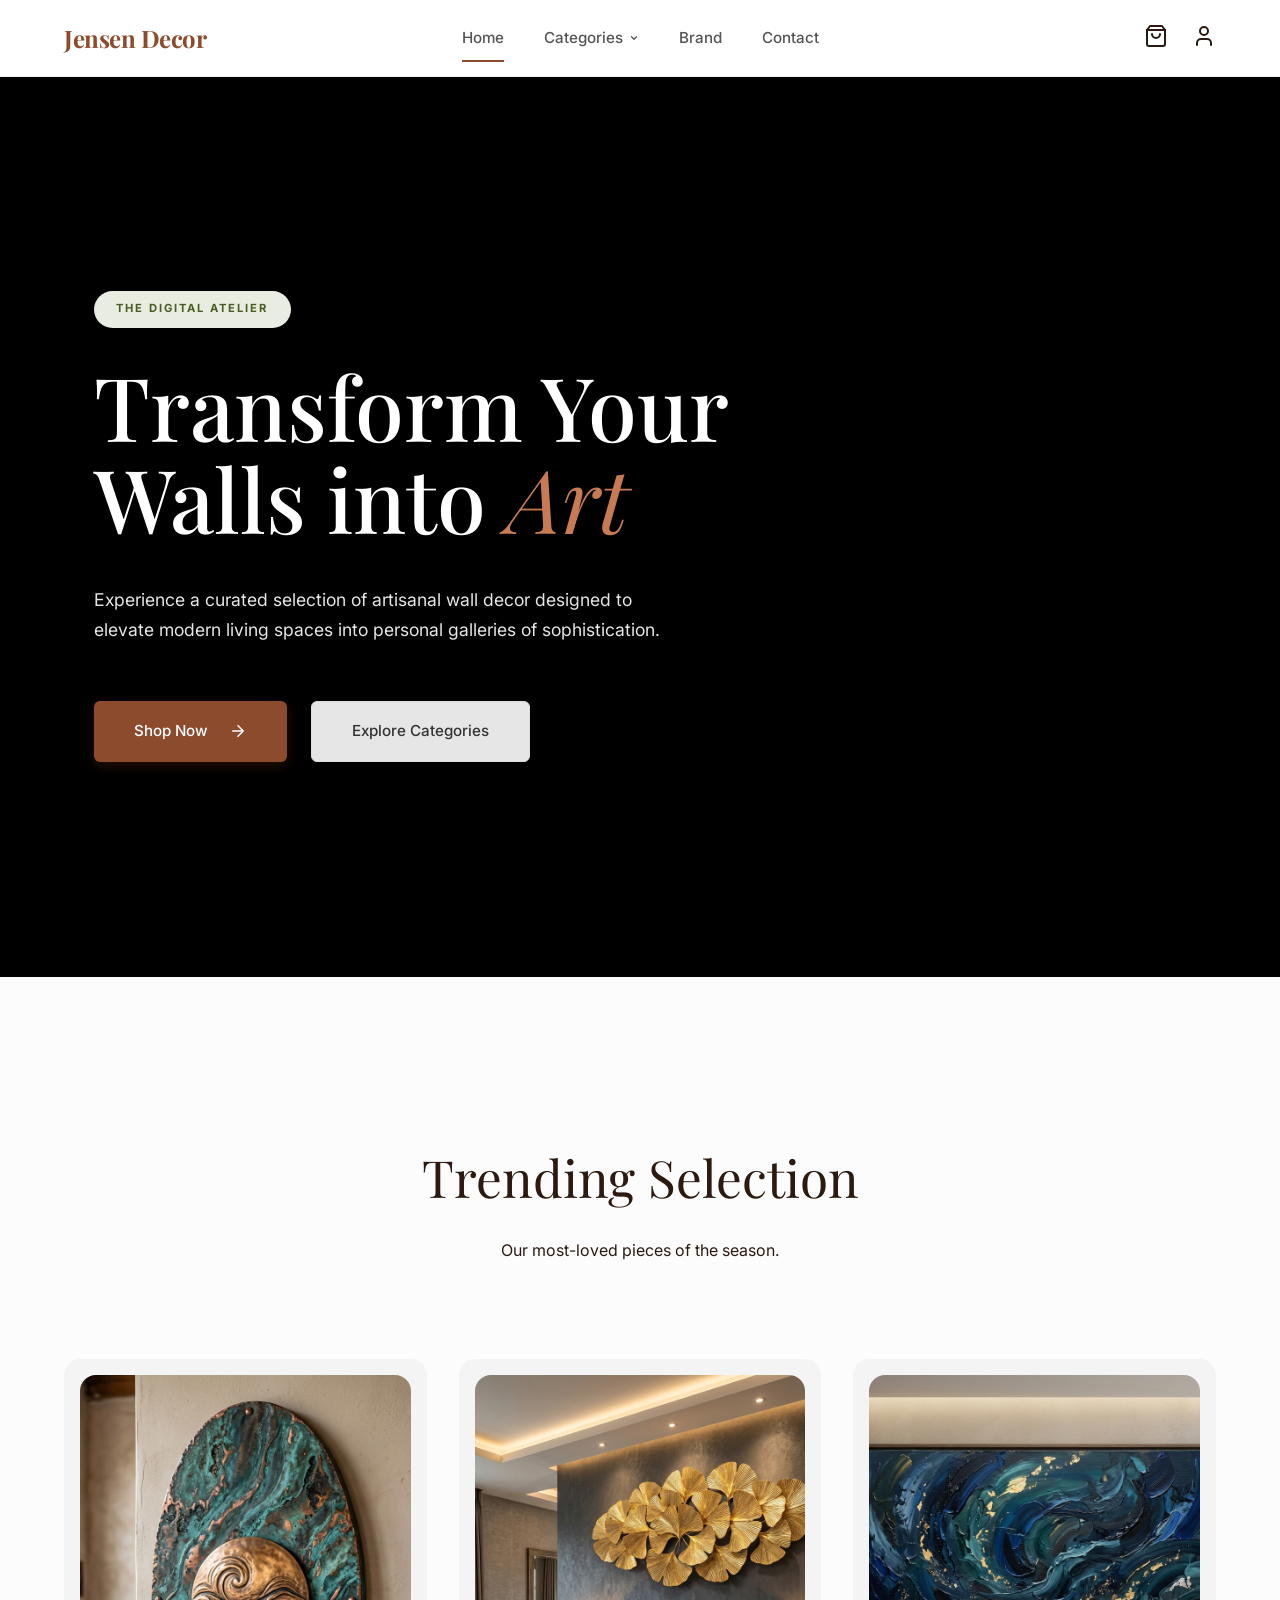
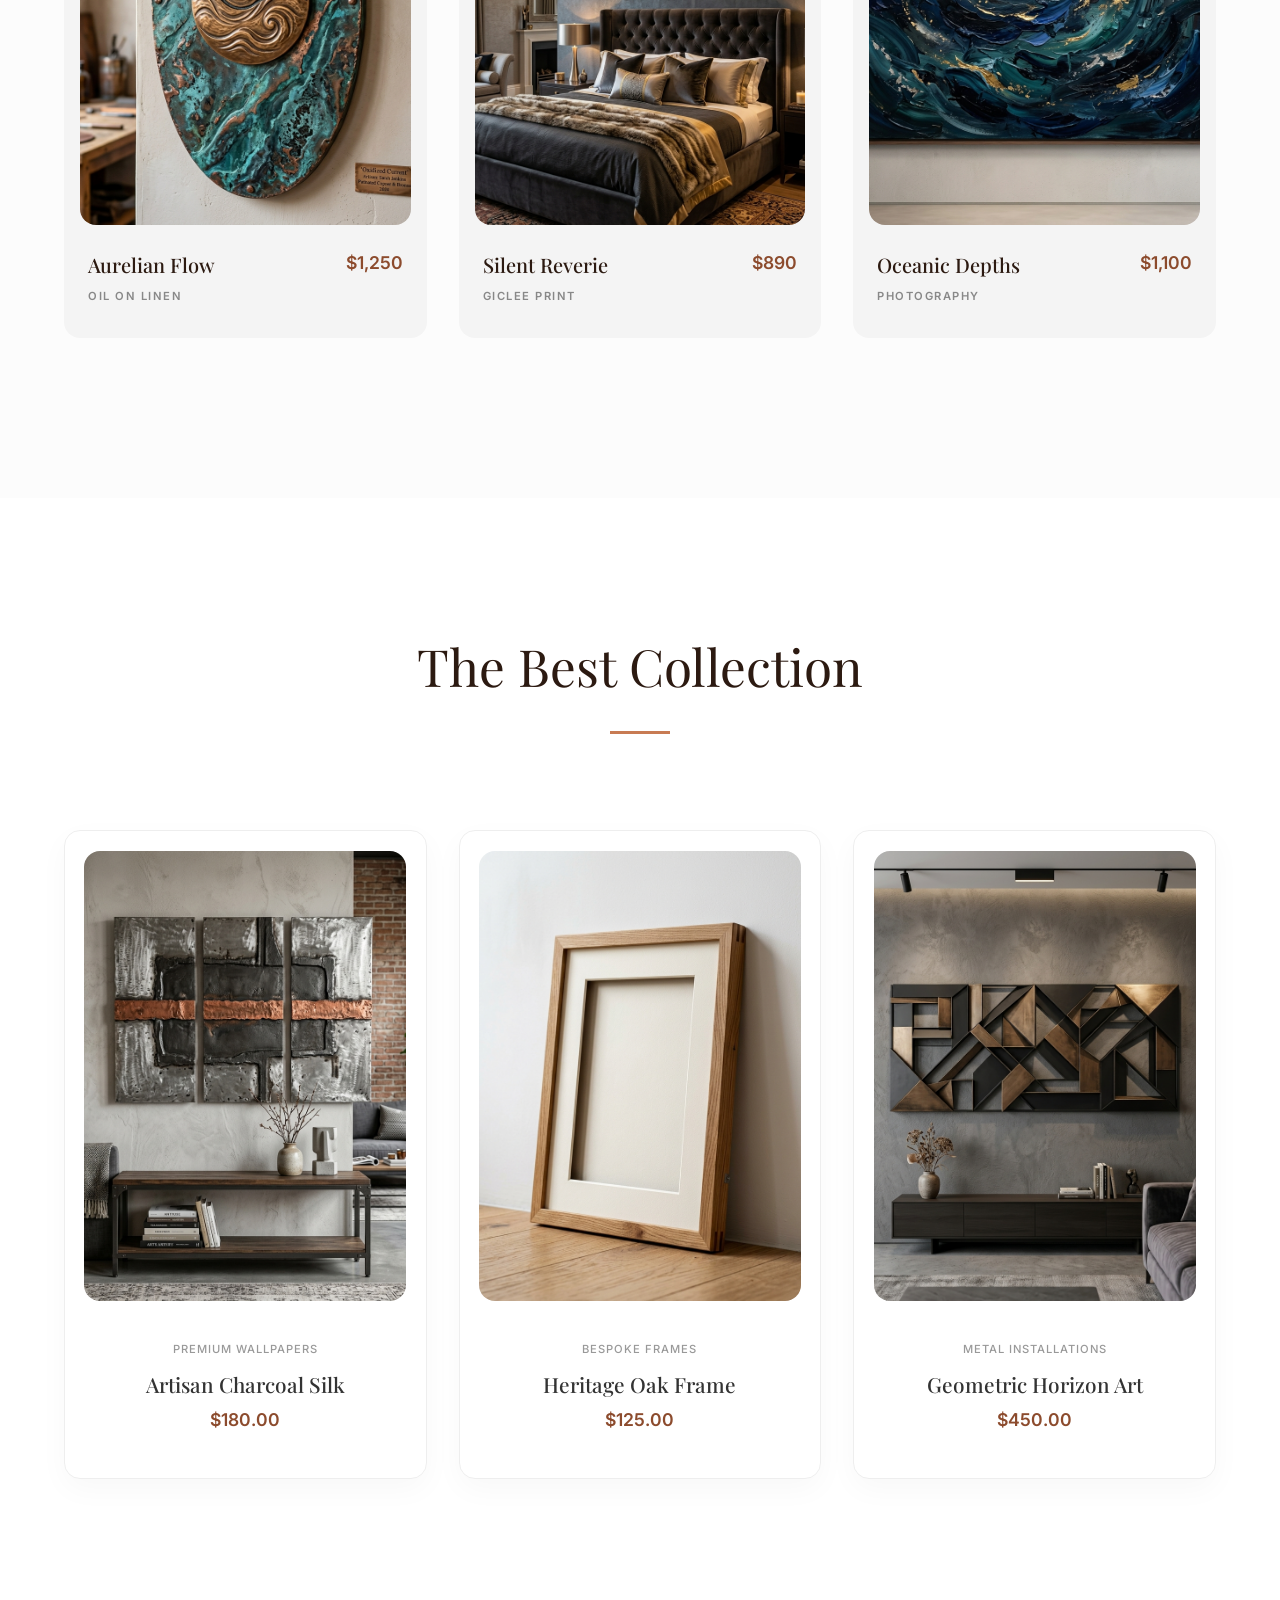
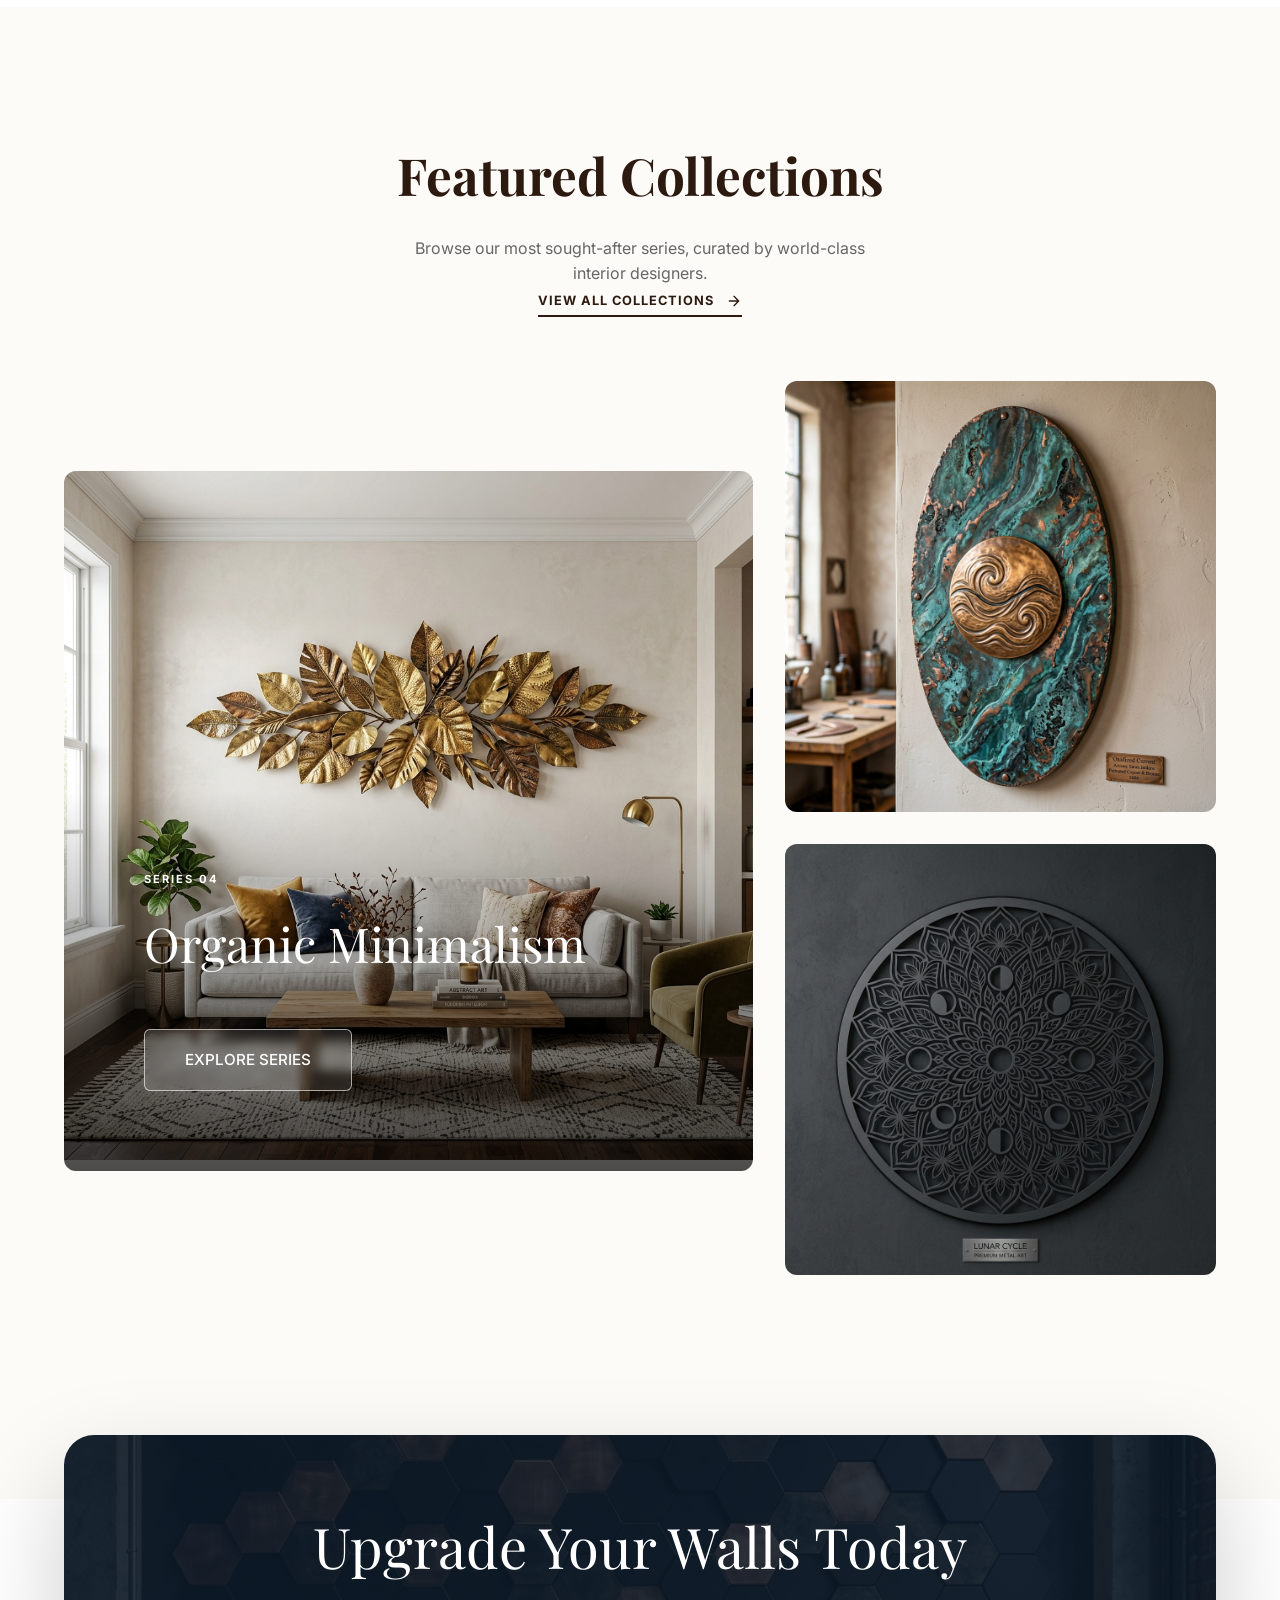
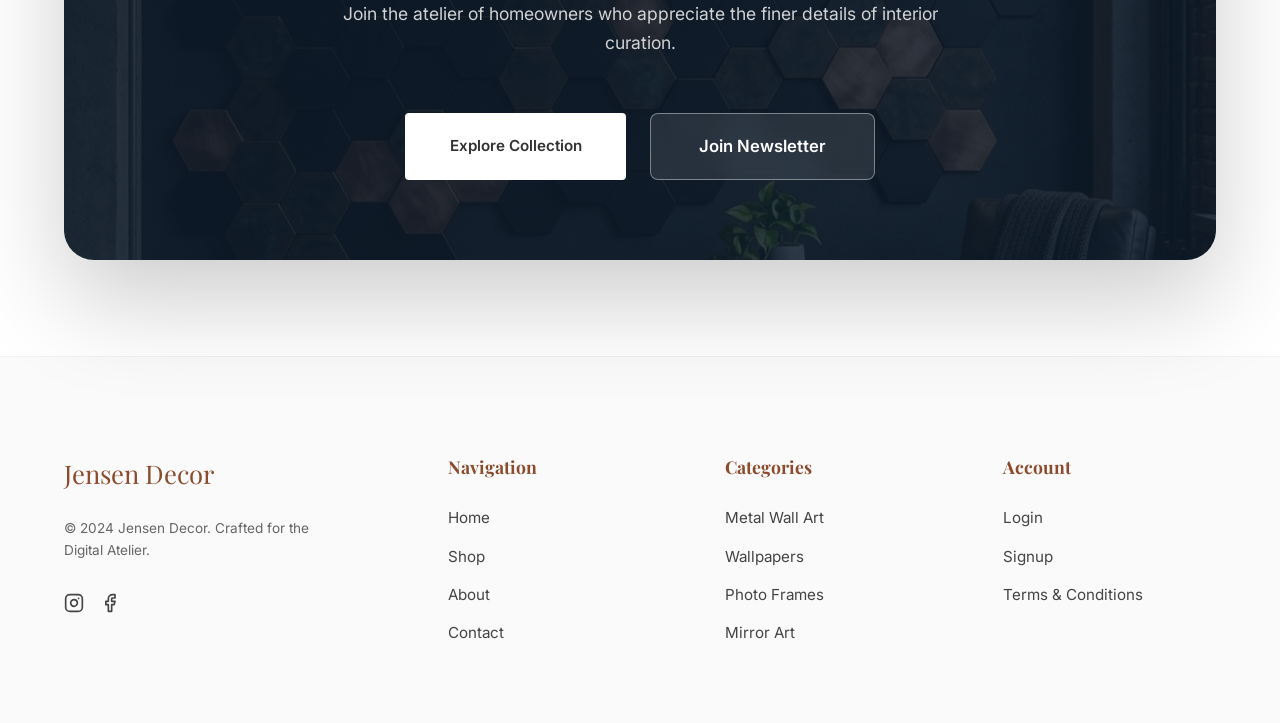
<file: index.html>
<!DOCTYPE html>
<html lang="en">
<head>
    <link rel="shortcut icon" href="images/ChatGPT Image Apr 24, 2026, 04_56_08 AM.png" type="image/x-icon">
    <meta charset="UTF-8">
    <meta name="viewport" content="width=device-width, initial-scale=1.0">
    <title>Jensen Decor | Luxury Artisanal Wall Decor</title>
    <meta name="description"
        content="Discover Jensen Decor's exquisite collection of luxury wall art, including metal sculptures, designer wallpapers, and artisanal mirrors.">
    <!-- Google Fonts -->
    <link rel="preconnect" href="https://fonts.googleapis.com">
    <link rel="preconnect" href="https://fonts.gstatic.com" crossorigin>
    <link
        href="https://fonts.googleapis.com/css2?family=Inter:wght@300;400;500;600;700&family=Playfair+Display:ital,wght@0,400;0,600;0,700;1,400&display=swap"
        rel="stylesheet">
    <link rel="stylesheet" href="style.css">
</head>

<body>
    <header id="main-header">
        <div class="container-nav">
            <div class="logo">
                <a href="index.html"><b>Jensen Decor</b></a>
            </div>
            <nav id="main-nav">
                <ul class="nav-links">
                    <li><a href="index.html" class="active">Home</a></li>
                    <li class="dropdown">
                        <a href="#" class="dropdown-trigger">Categories <svg width="10" height="10" viewBox="0 0 24 24" fill="none" stroke="currentColor" stroke-width="3" stroke-linecap="round" stroke-linejoin="round" style="margin-left: 2px;"><path d="m6 9 6 6 6-6"/></svg></a>
                        <div class="mega-menu">
                            <a href="metal-wall-art.html" class="mega-item">
                                <div class="item-icon">
                                    <svg width="20" height="20" viewBox="0 0 24 24" fill="none" stroke="currentColor" stroke-width="2" stroke-linecap="round" stroke-linejoin="round"><path d="m11.5 15-7 7a2.12 2.12 0 0 1-3-3l7-7"/><path d="m2 22 2.5-2.5"/><path d="m14 12 6-6a4.24 4.24 0 0 0-6-6l-6 6"/></svg>
                                </div>
                                <div class="item-content">
                                    <div class="item-title">Metal Wall Art</div>
                                    <div class="item-desc">Expressive forms and shapes</div>
                                </div>
                            </a>
                            <a href="wallpapers.html" class="mega-item">
                                <div class="item-icon">
                                    <svg width="20" height="20" viewBox="0 0 24 24" fill="none" stroke="currentColor" stroke-width="2" stroke-linecap="round" stroke-linejoin="round"><path d="M12 22v-8"/><path d="M8 22h8"/><path d="M12 14c-4 0-6-3-6-6s3-6 6-6 6 3 6 6-2 6-6 6Z"/></svg>
                                </div>
                                <div class="item-content">
                                    <div class="item-title">Wallpapers</div>
                                    <div class="item-desc">Organic landscapes and flora</div>
                                </div>
                            </a>
                            <a href="photo-frames.html" class="mega-item">
                                <div class="item-icon">
                                    <svg width="20" height="20" viewBox="0 0 24 24" fill="none" stroke="currentColor" stroke-width="2" stroke-linecap="round" stroke-linejoin="round"><circle cx="12" cy="12" r="4"/><path d="M12 2v2"/><path d="M12 20v2"/><path d="m4.93 4.93 1.41 1.41"/><path d="m17.66 17.66 1.41 1.41"/><path d="M2 12h2"/><path d="M20 12h2"/><path d="m6.34 17.66-1.41 1.41"/><path d="m19.07 4.93-1.41 1.41"/></svg>
                                </div>
                                <div class="item-content">
                                    <div class="item-title">Photo Frames</div>
                                    <div class="item-desc">The beauty of simplicity</div>
                                </div>
                            </a>
                            <a href="wall-shelves.html" class="mega-item">
                                <div class="item-icon">
                                    <svg width="20" height="20" viewBox="0 0 24 24" fill="none" stroke="currentColor" stroke-width="2" stroke-linecap="round" stroke-linejoin="round"><path d="M12 2v4"/><path d="M6 13a6 6 0 0 1 12 0H6z"/><path d="M12 13v4"/><circle cx="12" cy="18" r="1"/></svg>
                                </div>
                                <div class="item-content">
                                    <div class="item-title">Wall shelves</div>
                                    <div class="item-desc">Luxurious gold and silver foils</div>
                                </div>
                            </a>
                            <a href="mirror-art.html" class="mega-item">
                                <div class="item-icon">
                                    <svg width="20" height="20" viewBox="0 0 24 24" fill="none" stroke="currentColor" stroke-width="2" stroke-linecap="round" stroke-linejoin="round"><circle cx="12" cy="12" r="10"/><path d="M12 2v2"/><path d="M12 20v2"/><path d="M2 12h2"/><path d="M20 12h2"/><path d="M12 12l4 4"/></svg>
                                </div>
                                <div class="item-content">
                                    <div class="item-title">Mirror Art</div>
                                    <div class="item-desc">Luxurious gold and silver foils</div>
                                </div>
                            </a>
                        </div>
                    </li>
                    <li><a href="brands.html">Brand</a></li>
                    <li><a href="contact.html">Contact</a></li>
                </ul>
            </nav>
            <div class="user-actions">
                <button class="icon-btn" id="cart-btn" aria-label="Shopping Cart">
                    <svg width="24" height="24" viewBox="0 0 24 24" fill="none" stroke="currentColor" stroke-width="2"
                        stroke-linecap="round" stroke-linejoin="round">
                        <path d="M6 2 3 6v14a2 2 0 0 0 2 2h14a2 2 0 0 0 2-2V6l-3-4Z" />
                        <path d="M3 6h18" />
                        <path d="M16 10a4 4 0 0 1-8 0" />
                    </svg>
                </button>
                <button class="icon-btn" id="profile-btn" aria-label="User Profile">
                    <svg width="24" height="24" viewBox="0 0 24 24" fill="none" stroke="currentColor" stroke-width="2"
                        stroke-linecap="round" stroke-linejoin="round">
                        <path d="M19 21v-2a4 4 0 0 0-4-4H9a4 4 0 0 0-4 4v2" />
                        <circle cx="12" cy="7" r="4" />
                    </svg>
                </button>
            </div>
        </div>
    </header>

    <main>
        <!-- Hero Section -->
        <section id="hero">
            <div class="hero-ken-burns"></div>
            <div class="container">
                <div class="hero-content">
                    <span class="hero-tag">THE DIGITAL ATELIER</span>
                    <h1>Transform Your Walls into <span class="accent-text">Art</span></h1>
                    <p>Experience a curated selection of artisanal wall decor designed to elevate modern living spaces into personal galleries of sophistication.</p>
                    <div class="hero-btns">
                        <a href="metal-wall-art.html" class="btn btn-primary">Shop Now <svg width="18" height="18" viewBox="0 0 24 24" fill="none" stroke="currentColor" stroke-width="2" stroke-linecap="round" stroke-linejoin="round" style="margin-left: 8px;"><path d="M5 12h14M12 5l7 7-7 7"/></svg></a>
                        <a href="wallpapers.html" class="btn btn-secondary">Explore Categories</a>
                    </div>
                </div>
            </div>
        </section>

        <!-- Trending Selection -->
        <section id="trending">
            <div class="container">
                <div class="section-title centered reveal">
                    <h2>Trending Selection</h2>
                    <p>Our most-loved pieces of the season.</p>
                </div>
                <div class="product-grid">
                    <!-- Product 1 -->
                    <div class="product-card reveal reveal-stagger-1">
                        <div class="product-img">
                            <a href="metal-wall-art.html"><img src="images/oxidized_current.png" alt="Aurelian Flow"></a>
                        </div>
                        <div class="product-info">
                            <div class="info-main">
                                <h3>Aurelian Flow</h3>
                                <p>OIL ON LINEN</p>
                            </div>
                            <div class="info-price">$1,250</div>
                        </div>
                    </div>
                    <!-- Product 2 -->
                    <div class="product-card reveal reveal-stagger-2">
                        <div class="product-img">
                            <a href="metal-wall-art.html"><img src="images/gilded_horizon.png" alt="Silent Reverie"></a>
                        </div>
                        <div class="product-info">
                            <div class="info-main">
                                <h3>Silent Reverie</h3>
                                <p>GICLEE PRINT</p>
                            </div>
                            <div class="info-price">$890</div>
                        </div>
                    </div>
                    <!-- Product 3 -->
                    <div class="product-card reveal reveal-stagger-3">
                        <div class="product-img">
                            <a href="metal-wall-art.html"><img src="images/oceanic_depths.png" alt="Oceanic Depths"></a>
                        </div>
                        <div class="product-info">
                            <div class="info-main">
                                <h3>Oceanic Depths</h3>
                                <p>PHOTOGRAPHY</p>
                            </div>
                            <div class="info-price">$1,100</div>
                        </div>
                    </div>
                </div>
            </div>
        </section>

        <!-- The Best Collection -->
        <section id="best-collection">
            <div class="container">
                <div class="section-title centered">
                    <h2>The Best Collection</h2>
                    <div class="underline-accent"></div>
                </div>
                <div class="product-grid">
                    <!-- Product 4 -->
                    <div class="product-card minimalist highlight-card reveal reveal-stagger-1">
                        <div class="product-img">
                            <a href="metal-wall-art.html"><img src="images/brutalist_echo.png" alt="Artisan Charcoal Silk"></a>
                        </div>
                        <div class="product-info-simple">
                            <span class="product-category">PREMIUM WALLPAPERS</span>
                            <h3>Artisan Charcoal Silk</h3>
                            <div class="price">$180.00</div>
                        </div>
                    </div>
                    <!-- Product 5 -->
                    <div class="product-card minimalist highlight-card reveal reveal-stagger-2">
                        <div class="product-img">
                            <a href="wall-shelves.html"><img src="images/heritage_oak.png" alt="Heritage Oak Frame"></a>
                        </div>
                        <div class="product-info-simple">
                            <span class="product-category">BESPOKE FRAMES</span>
                            <h3>Heritage Oak Frame</h3>
                            <div class="price">$125.00</div>
                        </div>
                    </div>
                    <!-- Product 6 -->
                    <div class="product-card minimalist highlight-card reveal reveal-stagger-3">
                        <div class="product-img">
                            <a href="metal-wall-art.html"><img src="images/geometric_art.png" alt="Geometric Horizon Art"></a>
                        </div>
                        <div class="product-info-simple">
                            <span class="product-category">METAL INSTALLATIONS</span>
                            <h3>Geometric Horizon Art</h3>
                            <div class="price">$450.00</div>
                        </div>
                    </div>
                </div>
            </div>
        </section>

        <!-- Featured Collections -->
        <section id="featured">
            <div class="container">
                <div class="featured-header-editorial centered reveal">
                    <h2>Featured Collections</h2>
                    <p>Browse our most sought-after series, curated by world-class interior designers.</p>
                    <a href="brands.html" class="view-link">View all collections <svg width="16" height="16" viewBox="0 0 24 24" fill="none" stroke="currentColor" stroke-width="2" stroke-linecap="round" stroke-linejoin="round"><path d="M5 12h14M12 5l7 7-7 7"/></svg></a>
                </div>
                
                <div class="featured-grid reveal">
                    <div class="featured-main reveal-stagger-1">
                        <a href="metal-wall-art.html"><img src="images/bronze_foliage.png" alt="Organic Minimalism"  class="main-img"></a>
                        <div class="featured-overlay-content">
                            <span class="series-tag">SERIES 04</span>
                            <h3>Organic Minimalism</h3>
                            <a href="metal-wall-art.html" class="btn btn-ghost-white">EXPLORE SERIES</a>
                        </div>
                    </div>
                    <div class="featured-side reveal-stagger-2">
                        <div class="featured-item">
                            <a href="metal-wall-art.html"><img src="images/oxidized_current.png" alt="Modern Abstract"></a>
                        </div>
                        <div class="featured-item">
                            <a href="metal-wall-art.html"><img src="images/lunar_cycle.png" alt="Contemporary Decor"></a>
                        </div>
                    </div>
                </div>
            </div>
        </section>

        <!-- CTA Section -->
        <section id="cta">
            <div class="container">
                <div class="cta-banner">
                    <div class="cta-overlay"></div>
                    <div class="cta-content">
                        <h2>Upgrade Your Walls Today</h2>
                        <p>Join the atelier of homeowners who appreciate the finer details of interior curation.</p>
                        <div class="cta-btns">
                            <a href="#" class="btn btn-white">Explore Collection</a>
                            <a href="#" class="btn btn-outline-white">Join Newsletter</a>
                        </div>
                    </div>
                </div>
            </div>
        </section>
    </main>

    <footer id="footer">
        <div class="footer-container">
            <div class="footer-sections">
                <div class="footer-brand">
                    <div class="footer-logo">Jensen Decor</div>
                    <p class="footer-tagline">© 2024 Jensen Decor. Crafted for the Digital Atelier.</p>
                    <div class="footer-icons">
                        <svg width="20" height="20" viewBox="0 0 24 24" fill="none" stroke="currentColor" stroke-width="2" stroke-linecap="round" stroke-linejoin="round"><rect x="2" y="2" width="20" height="20" rx="5" ry="5"/><path d="M16 11.37A4 4 0 1 1 12.63 8 4 4 0 0 1 16 11.37z"/><line x1="17.5" y1="6.5" x2="17.51" y2="6.5"/></svg>
                        <svg width="20" height="20" viewBox="0 0 24 24" fill="none" stroke="currentColor" stroke-width="2" stroke-linecap="round" stroke-linejoin="round"><path d="M18 2h-3a5 5 0 0 0-5 5v3H7v4h3v8h4v-8h3l1-4h-4V7a1 1 0 0 1 1-1h3z"/></svg>
                    </div>
                </div>
                <div class="footer-nav-group">
                    <h4>Navigation</h4>
                    <ul>
                        <li><a href="index.html">Home</a></li>
                        <li><a href="#">Shop</a></li>
                        <li><a href="#">About</a></li>
                        <li><a href="contact.html">Contact</a></li>
                    </ul>
                </div>
                <div class="footer-nav-group">
                    <h4>Categories</h4>
                    <ul>
                        <li><a href="metal-wall-art.html">Metal Wall Art</a></li>
                        <li><a href="wallpapers.html">Wallpapers</a></li>
                        <li><a href="photo-frames.html">Photo Frames</a></li>
                        <li><a href="mirror-art.html">Mirror Art</a></li>
                    </ul>
                </div>
                <div class="footer-nav-group">
                    <h4>Account</h4>
                    <ul>
                        <li><a href="#">Login</a></li>
                        <li><a href="#">Signup</a></li>
                        <li><a href="#">Terms & Conditions</a></li>
                    </ul>
                </div>
            </div>
        </div>
    </footer>

    <script src="main.js"></script>
</body>

</html>
</file>
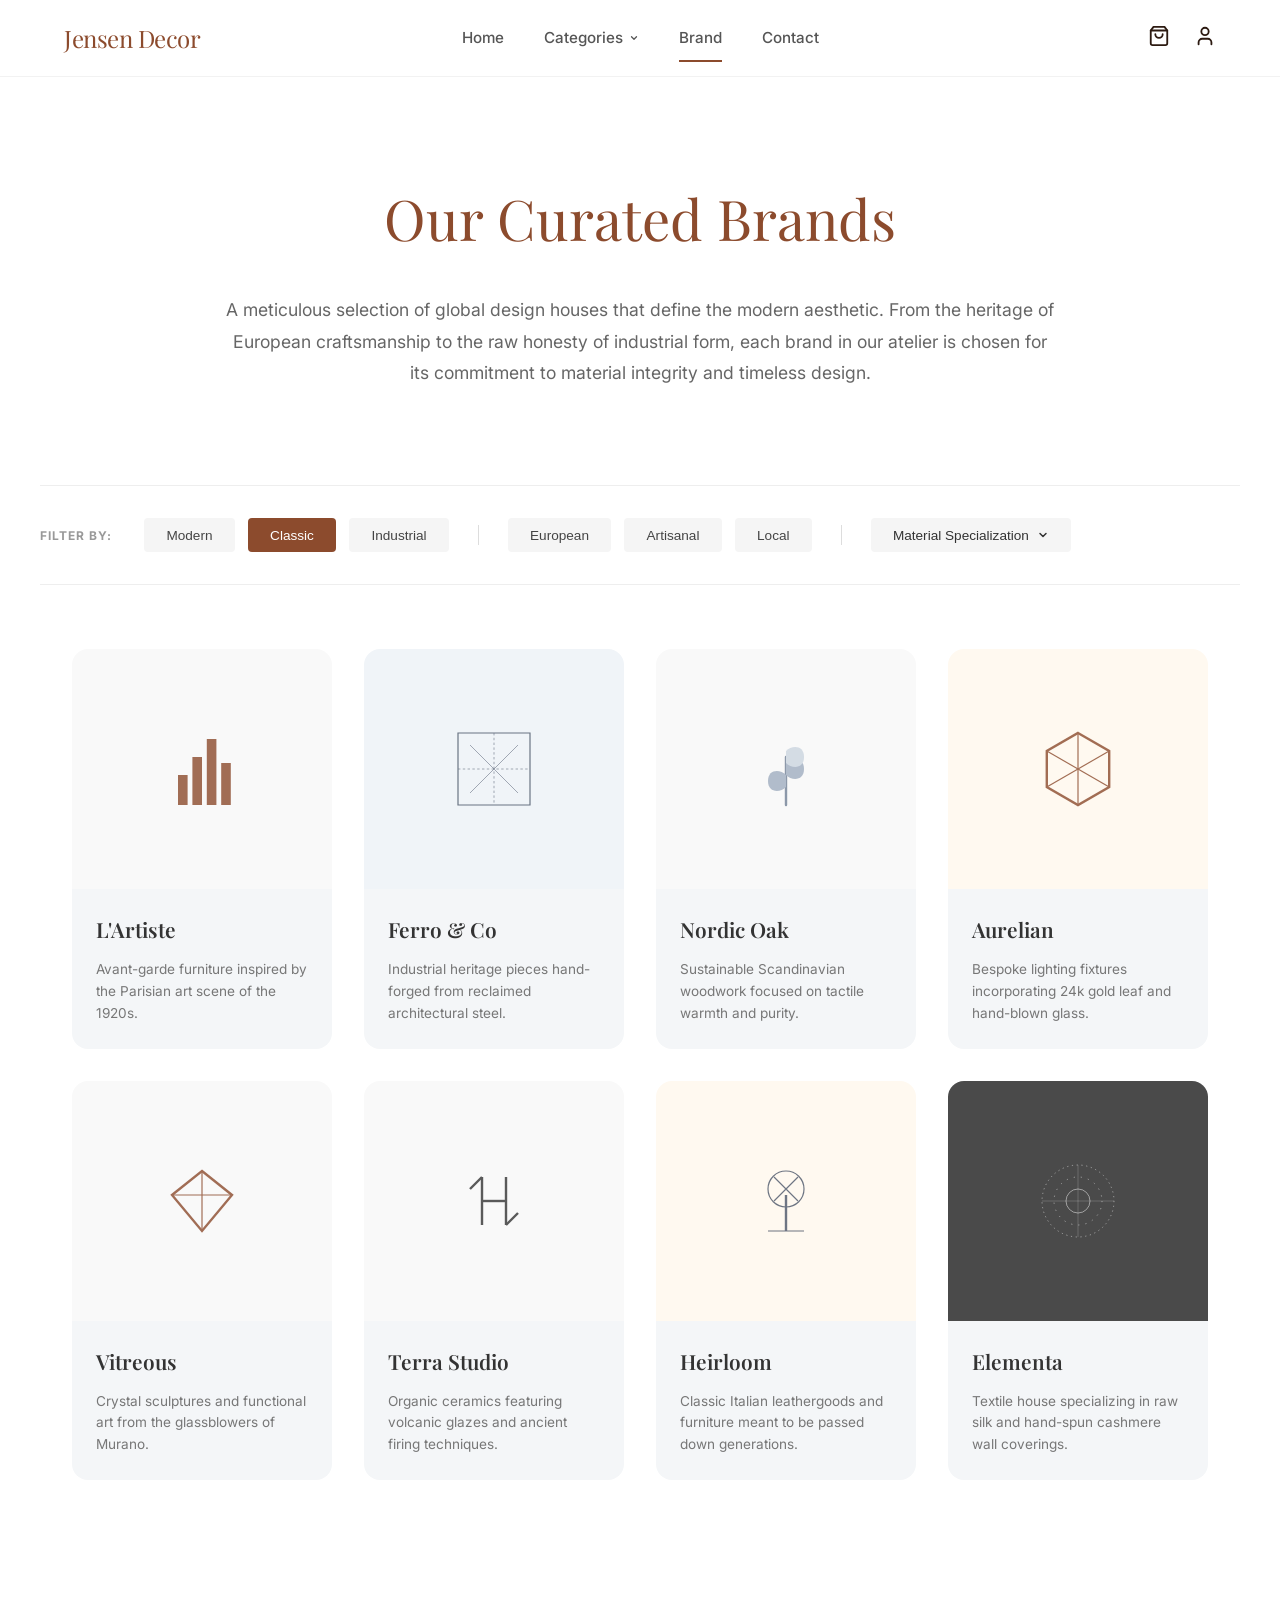
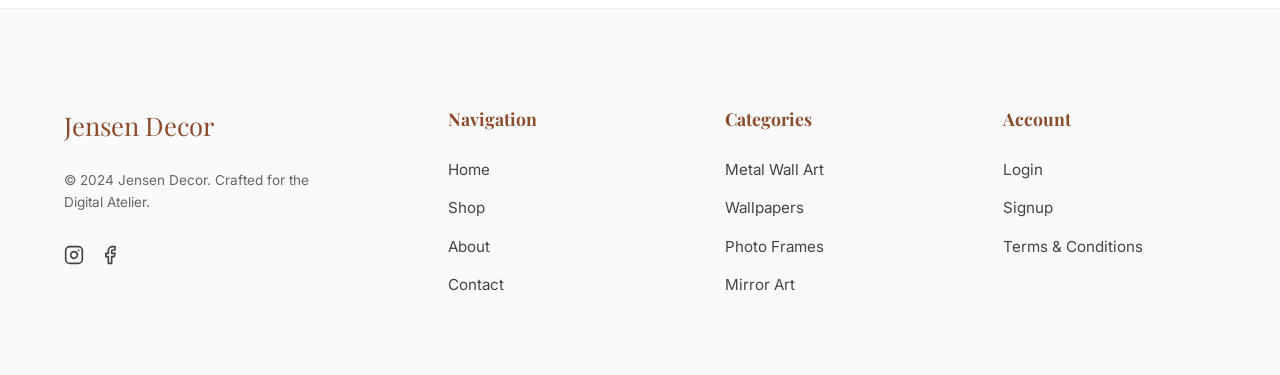
<file: brands.html>
<!DOCTYPE html>
<html lang="en">
<head>
    <meta charset="UTF-8">
    <meta name="viewport" content="width=device-width, initial-scale=1.0">
    <title>Our Curated Brands | Jensen Decor</title>
    <meta name="description" content="Explore our meticulous selection of global design houses that define the modern aesthetic.">
    <link rel="preconnect" href="https://fonts.googleapis.com">
    <link rel="preconnect" href="https://fonts.gstatic.com" crossorigin>
    <link href="https://fonts.googleapis.com/css2?family=Inter:wght@300;400;500;600;700&family=Playfair+Display:ital,wght@0,400;0,600;0,700;1,400&display=swap" rel="stylesheet">
    <link rel="stylesheet" href="style.css">
</head>
<body class="brands-page">
    <header id="main-header">
        <div class="container-nav">
            <div class="logo">
                <a href="index.html">Jensen Decor</a>
            </div>
            <nav>
                <ul class="nav-links">
                    <li><a href="index.html">Home</a></li>
                    <li class="dropdown">
                        <a href="#" class="dropdown-trigger">Categories <svg width="10" height="10" viewBox="0 0 24 24" fill="none" stroke="currentColor" stroke-width="3" stroke-linecap="round" stroke-linejoin="round" style="margin-left: 2px;"><path d="m6 9 6 6 6-6"/></svg></a>
                        <div class="mega-menu">
                            <a href="metal-wall-art.html" class="mega-item">
                                <div class="item-icon">
                                    <svg width="20" height="20" viewBox="0 0 24 24" fill="none" stroke="currentColor" stroke-width="2" stroke-linecap="round" stroke-linejoin="round"><path d="m11.5 15-7 7a2.12 2.12 0 0 1-3-3l7-7"/><path d="m2 22 2.5-2.5"/><path d="m14 12 6-6a4.24 4.24 0 0 0-6-6l-6 6"/></svg>
                                </div>
                                <div class="item-content">
                                    <div class="item-title">Metal Wall Art</div>
                                    <div class="item-desc">Expressive forms and shapes</div>
                                </div>
                            </a>
                            <a href="wallpapers.html" class="mega-item">
                                <div class="item-icon">
                                    <svg width="20" height="20" viewBox="0 0 24 24" fill="none" stroke="currentColor" stroke-width="2" stroke-linecap="round" stroke-linejoin="round"><path d="M12 22v-8"/><path d="M8 22h8"/><path d="M12 14c-4 0-6-3-6-6s3-6 6-6 6 3 6 6-2 6-6 6Z"/></svg>
                                </div>
                                <div class="item-content">
                                    <div class="item-title">Wallpapers</div>
                                    <div class="item-desc">Organic landscapes and flora</div>
                                </div>
                            </a>
                            <a href="photo-frames.html" class="mega-item">
                                <div class="item-icon">
                                    <svg width="20" height="20" viewBox="0 0 24 24" fill="none" stroke="currentColor" stroke-width="2" stroke-linecap="round" stroke-linejoin="round"><circle cx="12" cy="12" r="4"/><path d="M12 2v2"/><path d="M12 20v2"/><path d="m4.93 4.93 1.41 1.41"/><path d="m17.66 17.66 1.41 1.41"/><path d="M2 12h2"/><path d="M20 12h2"/><path d="m6.34 17.66-1.41 1.41"/><path d="m19.07 4.93-1.41 1.41"/></svg>
                                </div>
                                <div class="item-content">
                                    <div class="item-title">Photo Frames</div>
                                    <div class="item-desc">The beauty of simplicity</div>
                                </div>
                            </a>
                            <a href="wall-shelves.html" class="mega-item">
                                <div class="item-icon">
                                    <svg width="20" height="20" viewBox="0 0 24 24" fill="none" stroke="currentColor" stroke-width="2" stroke-linecap="round" stroke-linejoin="round"><path d="M12 2v4"/><path d="M6 13a6 6 0 0 1 12 0H6z"/><path d="M12 13v4"/><circle cx="12" cy="18" r="1"/></svg>
                                </div>
                                <div class="item-content">
                                    <div class="item-title">Wall shelves</div>
                                    <div class="item-desc">Luxurious gold and silver foils</div>
                                </div>
                            </a>
                            <a href="mirror-art.html" class="mega-item">
                                <div class="item-icon">
                                    <svg width="20" height="20" viewBox="0 0 24 24" fill="none" stroke="currentColor" stroke-width="2" stroke-linecap="round" stroke-linejoin="round"><circle cx="12" cy="12" r="10"/><path d="M12 2v2"/><path d="M12 20v2"/><path d="M2 12h2"/><path d="M20 12h2"/><path d="M12 12l4 4"/></svg>
                                </div>
                                <div class="item-content">
                                    <div class="item-title">Mirror Art</div>
                                    <div class="item-desc">Luxurious gold and silver foils</div>
                                </div>
                            </a>
                        </div>
                    </li>
                    <li><a href="brands.html" class="active">Brand</a></li>
                    <li><a href="contact.html">Contact</a></li>
                </ul>
            </nav>
            <div class="user-actions">
                <button class="icon-btn" aria-label="Shopping Cart">
                    <svg width="22" height="22" viewBox="0 0 24 24" fill="none" stroke="currentColor" stroke-width="2" stroke-linecap="round" stroke-linejoin="round"><path d="M6 2 3 6v14a2 2 0 0 0 2 2h14a2 2 0 0 0 2-2V6l-3-4Z"/><path d="M3 6h18"/><path d="M16 10a4 4 0 0 1-8 0"/></svg>
                </button>
                <button class="icon-btn" aria-label="User Profile">
                    <svg width="22" height="22" viewBox="0 0 24 24" fill="none" stroke="currentColor" stroke-width="2" stroke-linecap="round" stroke-linejoin="round"><path d="M19 21v-2a4 4 0 0 0-4-4H9a4 4 0 0 0-4 4v2"/><circle cx="12" cy="7" r="4"/></svg>
                </button>
            </div>
        </div>
    </header>

    <main>
        <section class="brands-hero">
            <h1>Our Curated Brands</h1>
            <p>A meticulous selection of global design houses that define the modern aesthetic. From the heritage of European craftsmanship to the raw honesty of industrial form, each brand in our atelier is chosen for its commitment to material integrity and timeless design.</p>
        </section>

        <section class="filter-bar-container">
            <div style="display: flex; align-items: center; width: 100%;">
                <span class="filter-label">FILTER BY:</span>
                <div class="filter-buttons">
                    <button class="filter-btn">Modern</button>
                    <button class="filter-btn active">Classic</button>
                    <button class="filter-btn">Industrial</button>
                    <div class="filter-divider"></div>
                    <button class="filter-btn">European</button>
                    <button class="filter-btn">Artisanal</button>
                    <button class="filter-btn">Local</button>
                    <div class="filter-divider"></div>
                    <div class="dropdown-filter">
                        <button class="dropdown-btn">
                            Material Specialization
                            <svg width="12" height="12" viewBox="0 0 24 24" fill="none" stroke="currentColor" stroke-width="3" stroke-linecap="round" stroke-linejoin="round"><path d="m6 9 6 6 6-6"/></svg>
                        </button>
                    </div>
                </div>
            </div>
        </section>

        <div class="brands-grid">
            <!-- Brand 1: L'Artiste -->
            <a href="brand-detail.html?name=L'Artiste" class="brand-card">
                <div class="brand-card-top">
                    <svg class="brand-logo-img" viewBox="0 0 100 100" fill="none" xmlns="http://www.w3.org/2000/svg">
                        <rect x="30" y="55" width="8" height="25" fill="#8c4b2d"/>
                        <rect x="42" y="40" width="8" height="40" fill="#8c4b2d"/>
                        <rect x="54" y="25" width="8" height="55" fill="#8c4b2d"/>
                        <rect x="66" y="45" width="8" height="35" fill="#8c4b2d"/>
                    </svg>
                </div>
                <div class="brand-card-bottom">
                    <h3>L'Artiste</h3>
                    <p>Avant-garde furniture inspired by the Parisian art scene of the 1920s.</p>
                </div>
            </a>

            <!-- Brand 2: Ferro & Co -->
            <a href="brand-detail.html?name=Ferro%20%26%20Co" class="brand-card">
                <div class="brand-card-top" style="background-color: #f0f4f8;">
                    <svg class="brand-logo-img" viewBox="0 0 100 100" fill="none" xmlns="http://www.w3.org/2000/svg">
                        <path d="M20 20H80V80H20V20Z" stroke="#4a5568" stroke-width="1"/>
                        <path d="M20 50H80" stroke="#4a5568" stroke-width="0.5" stroke-dasharray="2 2"/>
                        <path d="M50 20V80" stroke="#4a5568" stroke-width="0.5" stroke-dasharray="2 2"/>
                        <path d="M30 30L70 70" stroke="#4a5568" stroke-width="0.5"/>
                        <path d="M70 30L30 70" stroke="#4a5568" stroke-width="0.5"/>
                    </svg>
                </div>
                <div class="brand-card-bottom">
                    <h3>Ferro & Co</h3>
                    <p>Industrial heritage pieces hand-forged from reclaimed architectural steel.</p>
                </div>
            </a>

            <!-- Brand 3: Nordic Oak -->
            <a href="brand-detail.html?name=Nordic Oak" class="brand-card">
                <div class="brand-card-top">
                    <svg class="brand-logo-img" viewBox="0 0 100 100" fill="none" xmlns="http://www.w3.org/2000/svg">
                        <path d="M50 80V40" stroke="#718096" stroke-width="2" stroke-linecap="round"/>
                        <path d="M50 45C55 40 65 40 65 50C65 60 55 60 50 55" fill="#a0aec0"/>
                        <path d="M50 55C45 50 35 50 35 60C35 70 45 70 50 65" fill="#a0aec0"/>
                        <path d="M50 35C55 30 65 30 65 40C65 50 55 50 50 45" fill="#cbd5e0"/>
                    </svg>
                </div>
                <div class="brand-card-bottom">
                    <h3>Nordic Oak</h3>
                    <p>Sustainable Scandinavian woodwork focused on tactile warmth and purity.</p>
                </div>
            </a>

            <!-- Brand 4: Aurelian -->
            <a href="brand-detail.html?name=Aurelian" class="brand-card">
                <div class="brand-card-top" style="background-color: #fff9f0;">
                    <svg class="brand-logo-img" viewBox="0 0 100 100" fill="none" xmlns="http://www.w3.org/2000/svg">
                        <path d="M50 20L76 35V65L50 80L24 65V35L50 20Z" stroke="#8c4b2d" stroke-width="2"/>
                        <path d="M50 20V80" stroke="#8c4b2d" stroke-width="1"/>
                        <path d="M24 35L76 65" stroke="#8c4b2d" stroke-width="1"/>
                        <path d="M24 65L76 35" stroke="#8c4b2d" stroke-width="1"/>
                    </svg>
                </div>
                <div class="brand-card-bottom">
                    <h3>Aurelian</h3>
                    <p>Bespoke lighting fixtures incorporating 24k gold leaf and hand-blown glass.</p>
                </div>
            </a>

            <!-- Brand 5: Vitreous -->
            <a href="brand-detail.html?name=Vitreous" class="brand-card">
                <div class="brand-card-top">
                    <svg class="brand-logo-img" viewBox="0 0 100 100" fill="none" xmlns="http://www.w3.org/2000/svg">
                        <path d="M50 25L75 45L50 75L25 45L50 25Z" stroke="#8c4b2d" stroke-width="2"/>
                        <path d="M25 45L75 45" stroke="#8c4b2d" stroke-width="1"/>
                        <path d="M50 25V75" stroke="#8c4b2d" stroke-width="1"/>
                    </svg>
                </div>
                <div class="brand-card-bottom">
                    <h3>Vitreous</h3>
                    <p>Crystal sculptures and functional art from the glassblowers of Murano.</p>
                </div>
            </a>

            <!-- Brand 6: Terra Studio -->
            <a href="brand-detail.html?name=Terra Studio" class="brand-card">
                <div class="brand-card-top">
                    <svg class="brand-logo-img" viewBox="0 0 100 100" fill="none" xmlns="http://www.w3.org/2000/svg">
                        <path d="M40 30V70" stroke="#333" stroke-width="2"/>
                        <path d="M60 30V70" stroke="#333" stroke-width="2"/>
                        <path d="M40 50L60 50" stroke="#333" stroke-width="2"/>
                        <path d="M40 30L30 40" stroke="#333" stroke-width="2"/>
                        <path d="M60 70L70 60" stroke="#333" stroke-width="2"/>
                    </svg>
                </div>
                <div class="brand-card-bottom">
                    <h3>Terra Studio</h3>
                    <p>Organic ceramics featuring volcanic glazes and ancient firing techniques.</p>
                </div>
            </a>

            <!-- Brand 7: Heirloom -->
            <a href="brand-detail.html?name=Heirloom" class="brand-card">
                <div class="brand-card-top" style="background-color: #fff9f0;">
                    <svg class="brand-logo-img" viewBox="0 0 100 100" fill="none" xmlns="http://www.w3.org/2000/svg">
                        <path d="M50 75V45" stroke="#4a5568" stroke-width="2"/>
                        <circle cx="50" cy="40" r="15" stroke="#4a5568" stroke-width="1"/>
                        <path d="M50 40L60 30M50 40L40 30M50 40L60 50M50 40L40 50" stroke="#4a5568" stroke-width="1"/>
                        <path d="M35 75H65" stroke="#4a5568" stroke-width="1"/>
                    </svg>
                </div>
                <div class="brand-card-bottom">
                    <h3>Heirloom</h3>
                    <p>Classic Italian leathergoods and furniture meant to be passed down generations.</p>
                </div>
            </a>

            <!-- Brand 8: Elementa -->
            <a href="brand-detail.html?name=Elementa" class="brand-card">
                <div class="brand-card-top" style="background-color: #4a4a4a;">
                    <svg class="brand-logo-img" viewBox="0 0 100 100" fill="none" xmlns="http://www.w3.org/2000/svg">
                        <circle cx="50" cy="50" r="30" stroke="#fff" stroke-width="0.5" stroke-dasharray="1 3"/>
                        <circle cx="50" cy="50" r="20" stroke="#fff" stroke-width="0.5" stroke-dasharray="1 5"/>
                        <circle cx="50" cy="50" r="10" stroke="#fff" stroke-width="0.5"/>
                        <path d="M50 20V80M20 50H80" stroke="#fff" stroke-width="0.2"/>
                    </svg>
                </div>
                <div class="brand-card-bottom">
                    <h3>Elementa</h3>
                    <p>Textile house specializing in raw silk and hand-spun cashmere wall coverings.</p>
                </div>
            </a>
        </div>
    </main>

    <footer id="footer">
        <div class="footer-container">
            <div class="footer-sections">
                <div class="footer-brand">
                    <div class="footer-logo">Jensen Decor</div>
                    <p class="footer-tagline">© 2024 Jensen Decor. Crafted for the Digital Atelier.</p>
                    <div class="footer-icons">
                        <svg width="20" height="20" viewBox="0 0 24 24" fill="none" stroke="currentColor" stroke-width="2" stroke-linecap="round" stroke-linejoin="round"><rect x="2" y="2" width="20" height="20" rx="5" ry="5"/><path d="M16 11.37A4 4 0 1 1 12.63 8 4 4 0 0 1 16 11.37z"/><line x1="17.5" y1="6.5" x2="17.51" y2="6.5"/></svg>
                        <svg width="20" height="20" viewBox="0 0 24 24" fill="none" stroke="currentColor" stroke-width="2" stroke-linecap="round" stroke-linejoin="round"><path d="M18 2h-3a5 5 0 0 0-5 5v3H7v4h3v8h4v-8h3l1-4h-4V7a1 1 0 0 1 1-1h3z"/></svg>
                    </div>
                </div>
                <div class="footer-nav-group">
                    <h4>Navigation</h4>
                    <ul>
                        <li><a href="index.html">Home</a></li>
                        <li><a href="#">Shop</a></li>
                        <li><a href="#">About</a></li>
                        <li><a href="contact.html">Contact</a></li>
                    </ul>
                </div>
                <div class="footer-nav-group">
                    <h4>Categories</h4>
                    <ul>
                        <li><a href="metal-wall-art.html">Metal Wall Art</a></li>
                        <li><a href="wallpapers.html">Wallpapers</a></li>
                        <li><a href="photo-frames.html">Photo Frames</a></li>
                        <li><a href="mirror-art.html">Mirror Art</a></li>
                    </ul>
                </div>
                <div class="footer-nav-group">
                    <h4>Account</h4>
                    <ul>
                        <li><a href="#">Login</a></li>
                        <li><a href="#">Signup</a></li>
                        <li><a href="#">Terms & Conditions</a></li>
                    </ul>
                </div>
            </div>
        </div>
    </footer>
    <script src="main.js"></script>
</body>
</html>
</file>
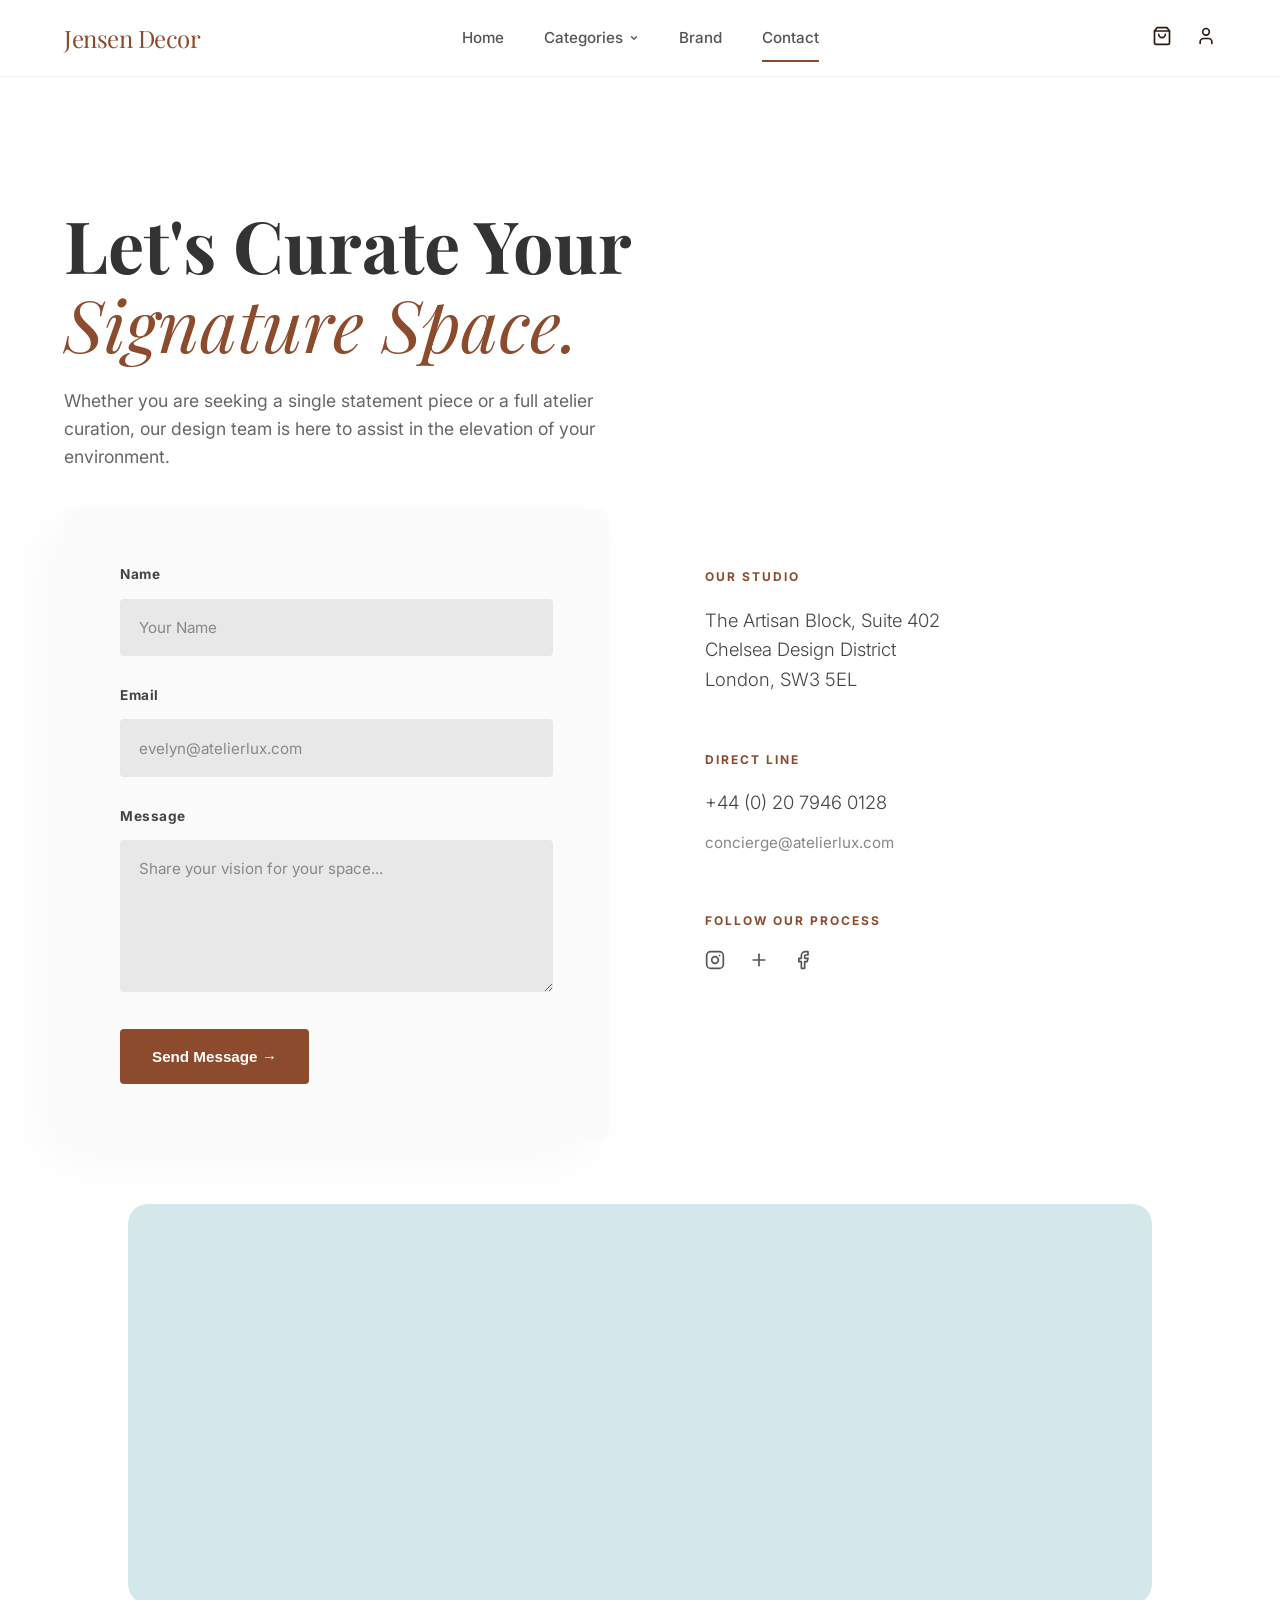
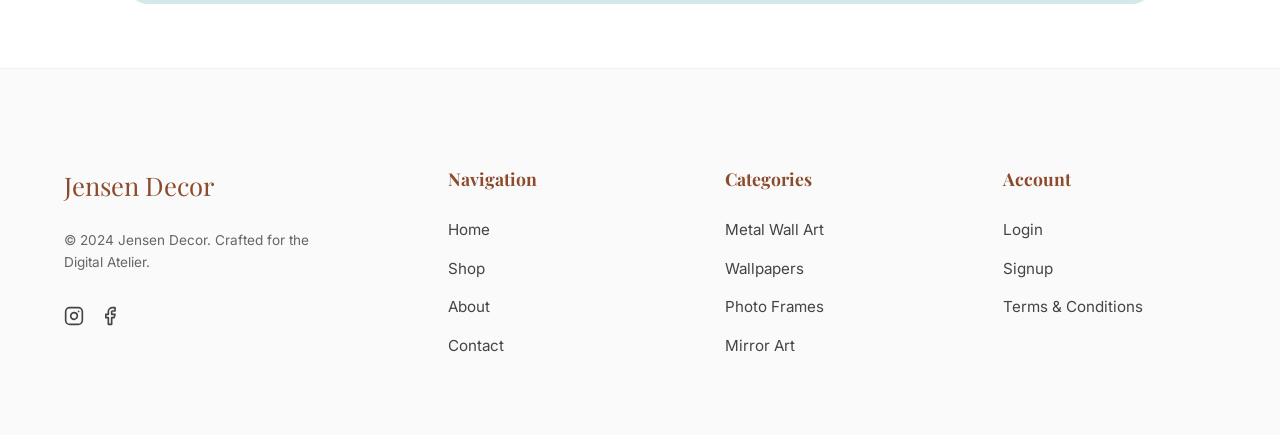
<file: contact.html>
<!DOCTYPE html>
<html lang="en">

<head>
    <meta charset="UTF-8">
    <meta name="viewport" content="width=device-width, initial-scale=1.0">
    <title>Contact | Jensen Decor</title>
    <meta name="description" content="Get in touch with Jensen Decor for your signature space curation.">
    <!-- Google Fonts -->
    <link rel="preconnect" href="https://fonts.googleapis.com">
    <link rel="preconnect" href="https://fonts.gstatic.com" crossorigin>
    <link
        href="https://fonts.googleapis.com/css2?family=Inter:wght@300;400;500;600;700&family=Playfair+Display:ital,wght@0,400;0,600;0,700;1,400&display=swap"
        rel="stylesheet">
    <link rel="stylesheet" href="style.css">
</head>

<body class="contact-page">
    <header id="main-header">
        <div class="container-nav">
            <div class="logo">
                <a href="index.html">Jensen Decor</a>
            </div>
            <nav id="main-nav">
                <ul class="nav-links">
                    <li><a href="index.html">Home</a></li>
                    <li class="dropdown">
                        <a href="#" class="dropdown-trigger">Categories <svg width="10" height="10" viewBox="0 0 24 24"
                                fill="none" stroke="currentColor" stroke-width="3" stroke-linecap="round"
                                stroke-linejoin="round" style="margin-left: 2px;">
                                <path d="m6 9 6 6 6-6" />
                            </svg></a>
                        <div class="mega-menu">
                            <a href="metal-wall-art.html" class="mega-item">
                                <div class="item-icon">
                                    <svg width="20" height="20" viewBox="0 0 24 24" fill="none" stroke="currentColor"
                                        stroke-width="2" stroke-linecap="round" stroke-linejoin="round">
                                        <path d="m11.5 15-7 7a2.12 2.12 0 0 1-3-3l7-7" />
                                        <path d="m2 22 2.5-2.5" />
                                        <path d="m14 12 6-6a4.24 4.24 0 0 0-6-6l-6 6" />
                                    </svg>
                                </div>
                                <div class="item-content">
                                    <div class="item-title">Metal Wall Art</div>
                                    <div class="item-desc">Expressive forms and shapes</div>
                                </div>
                            </a>
                            <a href="wallpapers.html" class="mega-item">
                                <div class="item-icon">
                                    <svg width="20" height="20" viewBox="0 0 24 24" fill="none" stroke="currentColor"
                                        stroke-width="2" stroke-linecap="round" stroke-linejoin="round">
                                        <path d="M12 22v-8" />
                                        <path d="M8 22h8" />
                                        <path d="M12 14c-4 0-6-3-6-6s3-6 6-6 6 3 6 6-2 6-6 6Z" />
                                    </svg>
                                </div>
                                <div class="item-content">
                                    <div class="item-title">Wallpapers</div>
                                    <div class="item-desc">Organic landscapes and flora</div>
                                </div>
                            </a>
                            <a href="photo-frames.html" class="mega-item">
                                <div class="item-icon">
                                    <svg width="20" height="20" viewBox="0 0 24 24" fill="none" stroke="currentColor"
                                        stroke-width="2" stroke-linecap="round" stroke-linejoin="round">
                                        <circle cx="12" cy="12" r="4" />
                                        <path d="M12 2v2" />
                                        <path d="M12 20v2" />
                                        <path d="m4.93 4.93 1.41 1.41" />
                                        <path d="m17.66 17.66 1.41 1.41" />
                                        <path d="M2 12h2" />
                                        <path d="M20 12h2" />
                                        <path d="m6.34 17.66-1.41 1.41" />
                                        <path d="m19.07 4.93-1.41 1.41" />
                                    </svg>
                                </div>
                                <div class="item-content">
                                    <div class="item-title">Photo Frames</div>
                                    <div class="item-desc">The beauty of simplicity</div>
                                </div>
                            </a>
                            <a href="wall-shelves.html" class="mega-item">
                                <div class="item-icon">
                                    <svg width="20" height="20" viewBox="0 0 24 24" fill="none" stroke="currentColor"
                                        stroke-width="2" stroke-linecap="round" stroke-linejoin="round">
                                        <path d="M12 2v4" />
                                        <path d="M6 13a6 6 0 0 1 12 0H6z" />
                                        <path d="M12 13v4" />
                                        <circle cx="12" cy="18" r="1" />
                                    </svg>
                                </div>
                                <div class="item-content">
                                    <div class="item-title">Wall shelves</div>
                                    <div class="item-desc">Luxurious gold and silver foils</div>
                                </div>
                            </a>
                            <a href="mirror-art.html" class="mega-item">
                                <div class="item-icon">
                                    <svg width="20" height="20" viewBox="0 0 24 24" fill="none" stroke="currentColor"
                                        stroke-width="2" stroke-linecap="round" stroke-linejoin="round">
                                        <circle cx="12" cy="12" r="10" />
                                        <path d="M12 2v2" />
                                        <path d="M12 20v2" />
                                        <path d="M2 12h2" />
                                        <path d="M20 12h2" />
                                        <path d="M12 12l4 4" />
                                    </svg>
                                </div>
                                <div class="item-content">
                                    <div class="item-title">Mirror Art</div>
                                    <div class="item-desc">Luxurious gold and silver foils</div>
                                </div>
                            </a>
                        </div>
                    </li>
                    <li><a href="brands.html">Brand</a></li>
                    <li><a href="contact.html" class="active">Contact</a></li>
                </ul>
            </nav>
            <div class="user-actions">
                <button class="icon-btn" aria-label="Shopping Cart">
                    <svg width="20" height="20" viewBox="0 0 24 24" fill="none" stroke="currentColor" stroke-width="2"
                        stroke-linecap="round" stroke-linejoin="round">
                        <path d="M6 2 3 6v14a2 2 0 0 0 2 2h14a2 2 0 0 0 2-2V6l-3-4Z" />
                        <path d="M3 6h18" />
                        <path d="M16 10a4 4 0 0 1-8 0" />
                    </svg>
                </button>
                <button class="icon-btn" aria-label="User Profile">
                    <svg width="20" height="20" viewBox="0 0 24 24" fill="none" stroke="currentColor" stroke-width="2"
                        stroke-linecap="round" stroke-linejoin="round">
                        <path d="M19 21v-2a4 4 0 0 0-4-4H9a4 4 0 0 0-4 4v2" />
                        <circle cx="12" cy="7" r="4" />
                    </svg>
                </button>
            </div>
        </div>
    </header>

    <main>
        <!-- Hero Section -->
        <section class="contact-hero">
            <div class="contact-container-narrow">
                <h1 class="contact-title">Let's Curate Your<br><em>Signature Space.</em></h1>
                <p class="contact-subtitle">Whether you are seeking a single statement piece or a full atelier curation,
                    our design team is here to assist in the elevation of your environment.</p>
            </div>
        </section>

        <!-- Content Section: Form and Info -->
        <section class="contact-content-section">
            <div class="contact-grid">
                <!-- Left Column: Form -->
                <div class="contact-form-container">
                    <form id="contact-form" onsubmit="this.reset()"  >
                        <div class="form-group" >
                            <label for="name">Name</label>
                            <input type="text" id="name" placeholder="Your Name" required>
                        </div>
                        <div class="form-group">
                            <label for="email">Email</label>
                            <input type="email" id="email" placeholder="evelyn@atelierlux.com" required>
                        </div>
                        <div class="form-group">
                            <label for="message">Message</label>
                            <textarea id="message" placeholder="Share your vision for your space..."
                                rows="6" required></textarea>
                        </div>
                        <button type="submit" class="btn-submit">
                            Send Message &rarr;
                        </button>
                  
                    </form>
                  
                </div>

                <!-- Right Column: Info -->
                <div class="contact-info-container" >
                    <div class="info-block">
                        <h4 class="info-label">OUR STUDIO</h4>
                        <p class="info-text">The Artisan Block, Suite 402<br>Chelsea Design District<br>London, SW3 5EL
                        </p>
                    </div>
                    <div class="info-block">
                        <h4 class="info-label">DIRECT LINE</h4>
                        <p class="info-text">+44 (0) 20 7946 0128</p>
                        <a href="mailto:concierge@atelierlux.com" class="info-link">concierge@atelierlux.com</a>
                    </div>
                    <div class="info-block">
                        <h4 class="info-label">FOLLOW OUR PROCESS</h4>
                        <div class="social-icons-minimal">
                            <a href="#" aria-label="Instagram">
                                <svg width="20" height="20" viewBox="0 0 24 24" fill="none" stroke="currentColor"
                                    stroke-width="2" stroke-linecap="round" stroke-linejoin="round">
                                    <rect x="2" y="2" width="20" height="20" rx="5" ry="5" />
                                    <path d="M16 11.37A4 4 0 1 1 12.63 8 4 4 0 0 1 16 11.37z" />
                                    <line x1="17.5" y1="6.5" x2="17.51" y2="6.5" />
                                </svg>
                            </a>
                            <a href="#" aria-label="Pinterest">
                                <svg width="20" height="20" viewBox="0 0 24 24" fill="none" stroke="currentColor"
                                    stroke-width="2" stroke-linecap="round" stroke-linejoin="round">
                                    <line x1="12" y1="5" x2="12" y2="19"></line>
                                    <line x1="5" y1="12" x2="19" y2="12"></line>
                                </svg>
                            </a>
                            <a href="#" aria-label="Facebook">
                                <svg width="20" height="20" viewBox="0 0 24 24" fill="none" stroke="currentColor"
                                    stroke-width="2" stroke-linecap="round" stroke-linejoin="round">
                                    <path d="M18 2h-3a5 5 0 0 0-5 5v3H7v4h3v8h4v-8h3l1-4h-4V7a1 1 0 0 1 1-1h3z" />
                                </svg>
                            </a>
                        </div>
                    </div>
                </div>
            </div>
        </section>

        <!-- Map Section with Overlay -->
        <section class="contact-map-section">
            <div class="map-container">
                <!-- Standard Google Maps iframe Embed -->
                <!-- The API key is not required for standard embeds, which is perfect for a "random map" requirement -->
                <iframe src="https://www.google.com/maps/embed?pb=!1m18!1m12!1m3!1d3618.571075092776!2d67.19570202583722!3d24.912608293168002!2m3!1f0!2f0!3f0!3m2!1i1024!2i768!4f13.1!3m3!1m2!1s0x3eb3377b02c89ec7%3A0x8f7391d696dcb02e!2sMalir%20Cantt%20Check%20Post%20No%202%2C%20Malir%20Cantonment%2C%20Karachi%2C%20Pakistan!5e0!3m2!1sen!2s!4v1777026323837!5m2!1sen!2s" width="600" height="450" style="border:0;" allowfullscreen="" loading="lazy" referrerpolicy="no-referrer-when-downgrade"></iframe>

       
            </div>
        </section>
    </main>

    <footer id="footer">
        <div class="footer-container">
            <div class="footer-sections">
                <div class="footer-brand">
                    <div class="footer-logo">Jensen Decor</div>
                    <p class="footer-tagline">© 2024 Jensen Decor. Crafted for the Digital Atelier.</p>
                    <div class="footer-icons">
                        <svg width="20" height="20" viewBox="0 0 24 24" fill="none" stroke="currentColor"
                            stroke-width="2" stroke-linecap="round" stroke-linejoin="round">
                            <rect x="2" y="2" width="20" height="20" rx="5" ry="5" />
                            <path d="M16 11.37A4 4 0 1 1 12.63 8 4 4 0 0 1 16 11.37z" />
                            <line x1="17.5" y1="6.5" x2="17.51" y2="6.5" />
                        </svg>
                        <svg width="20" height="20" viewBox="0 0 24 24" fill="none" stroke="currentColor"
                            stroke-width="2" stroke-linecap="round" stroke-linejoin="round">
                            <path d="M18 2h-3a5 5 0 0 0-5 5v3H7v4h3v8h4v-8h3l1-4h-4V7a1 1 0 0 1 1-1h3z" />
                        </svg>
                    </div>
                </div>
                <div class="footer-nav-group">
                    <h4>Navigation</h4>
                    <ul>
                        <li><a href="index.html">Home</a></li>
                        <li><a href="#">Shop</a></li>
                        <li><a href="#">About</a></li>
                        <li><a href="contact.html">Contact</a></li>
                    </ul>
                </div>
                <div class="footer-nav-group">
                    <h4>Categories</h4>
                    <ul>
                        <li><a href="metal-wall-art.html">Metal Wall Art</a></li>
                        <li><a href="wallpapers.html">Wallpapers</a></li>
                        <li><a href="photo-frames.html">Photo Frames</a></li>
                        <li><a href="mirror-art.html">Mirror Art</a></li>
                    </ul>
                </div>
                <div class="footer-nav-group">
                    <h4>Account</h4>
                    <ul>
                        <li><a href="#">Login</a></li>
                        <li><a href="#">Signup</a></li>
                        <li><a href="#">Terms & Conditions</a></li>
                    </ul>
                </div>
            </div>
        </div>
    </footer>
    <script src="main.js"></script>
</body>

</html>
</file>
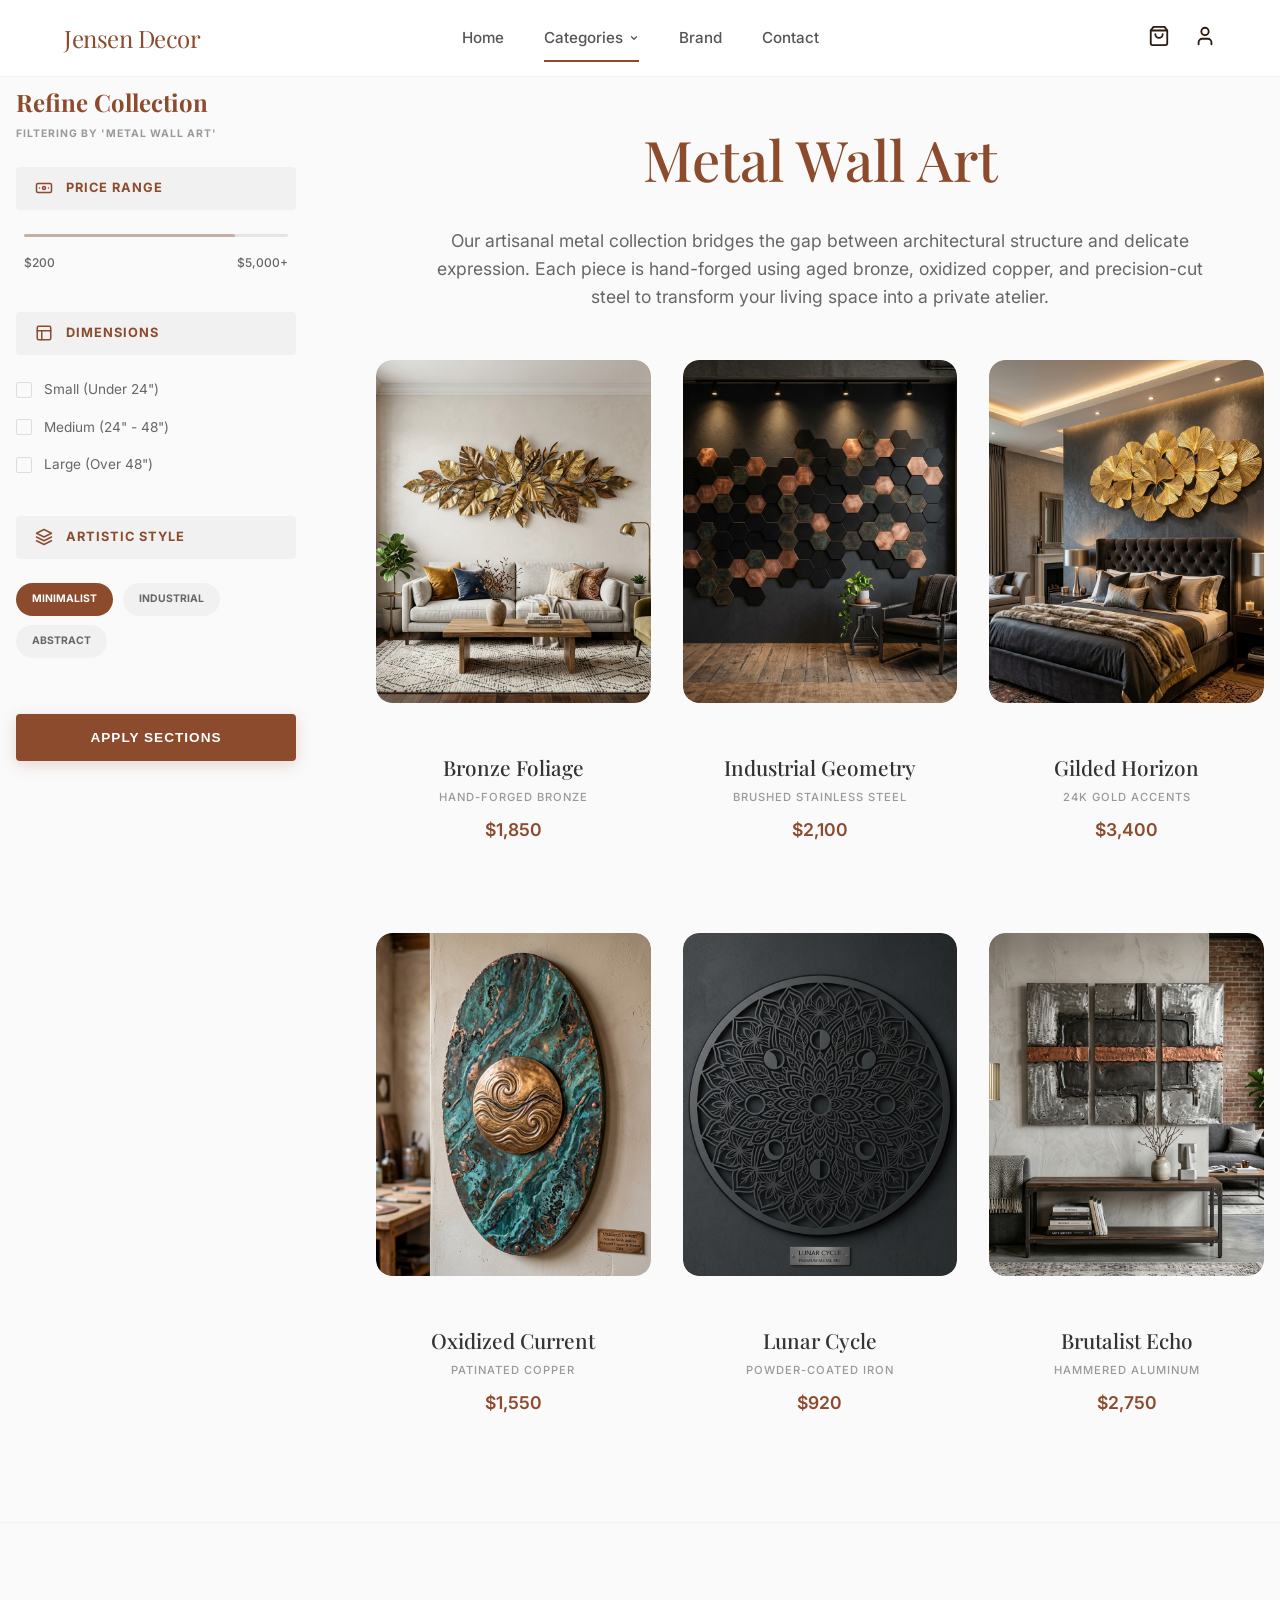
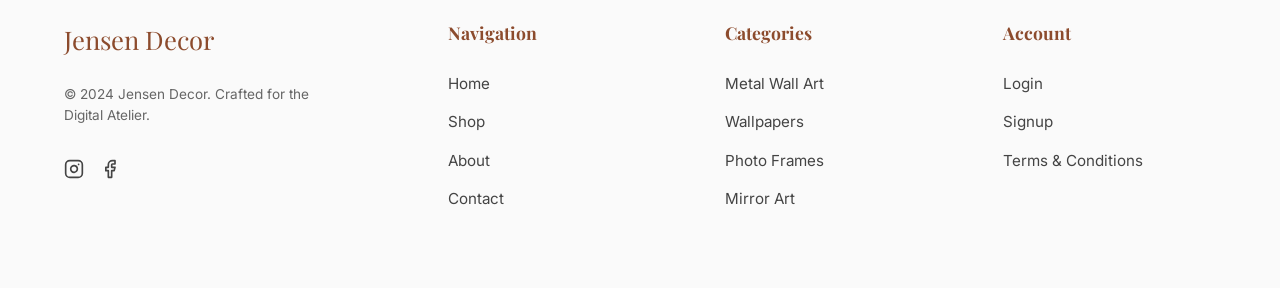
<file: metal-wall-art.html>
<!DOCTYPE html>
<html lang="en">
<head>
    <meta charset="UTF-8">
    <meta name="viewport" content="width=device-width, initial-scale=1.0">
    <title>Metal Wall Art | Jensen Decor</title>
    <meta name="description" content="Artisanal metal wall art. Handcrafted steel, copper, and iron sculptures for modern digital ateliers.">
    <link rel="preconnect" href="https://fonts.googleapis.com">
    <link rel="preconnect" href="https://fonts.gstatic.com" crossorigin>
    <link href="https://fonts.googleapis.com/css2?family=Inter:wght@300;400;500;600;700&family=Playfair+Display:ital,wght@0,400;0,600;0,700;1,400&display=swap" rel="stylesheet">
    <link rel="stylesheet" href="style.css">
</head>
<body>
    <header id="main-header">
        <div class="container-nav">
            <div class="logo">
                <a href="index.html">Jensen Decor</a>
            </div>
            <nav>
                <ul class="nav-links">
                    <li><a href="index.html">Home</a></li>
                    <li class="dropdown">
                        <a href="#" class="active dropdown-trigger">Categories <svg width="10" height="10" viewBox="0 0 24 24" fill="none" stroke="currentColor" stroke-width="3" stroke-linecap="round" stroke-linejoin="round" style="margin-left: 2px;"><path d="m6 9 6 6 6-6"/></svg></a>
                        <div class="mega-menu">
                            <a href="metal-wall-art.html" class="mega-item">
                                <div class="item-icon">
                                    <svg width="20" height="20" viewBox="0 0 24 24" fill="none" stroke="currentColor" stroke-width="2" stroke-linecap="round" stroke-linejoin="round"><path d="m11.5 15-7 7a2.12 2.12 0 0 1-3-3l7-7"/><path d="m2 22 2.5-2.5"/><path d="m14 12 6-6a4.24 4.24 0 0 0-6-6l-6 6"/></svg>
                                </div>
                                <div class="item-content">
                                    <div class="item-title">Metal Wall Art</div>
                                    <div class="item-desc">Expressive forms and shapes</div>
                                </div>
                            </a>
                            <a href="wallpapers.html" class="mega-item">
                                <div class="item-icon">
                                    <svg width="20" height="20" viewBox="0 0 24 24" fill="none" stroke="currentColor" stroke-width="2" stroke-linecap="round" stroke-linejoin="round"><path d="M12 22v-8"/><path d="M8 22h8"/><path d="M12 14c-4 0-6-3-6-6s3-6 6-6 6 3 6 6-2 6-6 6Z"/></svg>
                                </div>
                                <div class="item-content">
                                    <div class="item-title">Wallpapers</div>
                                    <div class="item-desc">Organic landscapes and flora</div>
                                </div>
                            </a>
                            <a href="photo-frames.html" class="mega-item">
                                <div class="item-icon">
                                    <svg width="20" height="20" viewBox="0 0 24 24" fill="none" stroke="currentColor" stroke-width="2" stroke-linecap="round" stroke-linejoin="round"><circle cx="12" cy="12" r="4"/><path d="M12 2v2"/><path d="M12 20v2"/><path d="m4.93 4.93 1.41 1.41"/><path d="m17.66 17.66 1.41 1.41"/><path d="M2 12h2"/><path d="M20 12h2"/><path d="m6.34 17.66-1.41 1.41"/><path d="m19.07 4.93-1.41 1.41"/></svg>
                                </div>
                                <div class="item-content">
                                    <div class="item-title">Photo Frames</div>
                                    <div class="item-desc">The beauty of simplicity</div>
                                </div>
                            </a>
                            <a href="wall-shelves.html" class="mega-item">
                                <div class="item-icon">
                                    <svg width="20" height="20" viewBox="0 0 24 24" fill="none" stroke="currentColor" stroke-width="2" stroke-linecap="round" stroke-linejoin="round"><path d="M12 2v4"/><path d="M6 13a6 6 0 0 1 12 0H6z"/><path d="M12 13v4"/><circle cx="12" cy="18" r="1"/></svg>
                                </div>
                                <div class="item-content">
                                    <div class="item-title">Wall shelves</div>
                                    <div class="item-desc">Luxurious gold and silver foils</div>
                                </div>
                            </a>
                            <a href="mirror-art.html" class="mega-item">
                                <div class="item-icon">
                                    <svg width="20" height="20" viewBox="0 0 24 24" fill="none" stroke="currentColor" stroke-width="2" stroke-linecap="round" stroke-linejoin="round"><circle cx="12" cy="12" r="10"/><path d="M12 2v2"/><path d="M12 20v2"/><path d="M2 12h2"/><path d="M20 12h2"/><path d="M12 12l4 4"/></svg>
                                </div>
                                <div class="item-content">
                                    <div class="item-title">Mirror Art</div>
                                    <div class="item-desc">Luxurious gold and silver foils</div>
                                </div>
                            </a>
                        </div>
                    </li>
                    <li><a href="brands.html">Brand</a></li>
                    <li><a href="contact.html">Contact</a></li>
                </ul>
            </nav>
            <div class="user-actions">
                <button class="icon-btn" aria-label="Shopping Cart">
                    <svg width="22" height="22" viewBox="0 0 24 24" fill="none" stroke="currentColor" stroke-width="2" stroke-linecap="round" stroke-linejoin="round"><path d="M6 2 3 6v14a2 2 0 0 0 2 2h14a2 2 0 0 0 2-2V6l-3-4Z"/><path d="M3 6h18"/><path d="M16 10a4 4 0 0 1-8 0"/></svg>
                </button>
                <button class="icon-btn" aria-label="User Profile">
                    <svg width="22" height="22" viewBox="0 0 24 24" fill="none" stroke="currentColor" stroke-width="2" stroke-linecap="round" stroke-linejoin="round"><path d="M19 21v-2a4 4 0 0 0-4-4H9a4 4 0 0 0-4 4v2"/><circle cx="12" cy="7" r="4"/></svg>
                </button>
            </div>
        </div>
    </header>

    <main class="category-page">
        <div class="gallery-container">
            <aside class="sidebar">
                <div class="sidebar-header">
                    <h2 class="sidebar-title">Refine Collection</h2>
                    <p class="sidebar-subtitle">FILTERING BY 'METAL WALL ART'</p>
                </div>

                <div class="filter-sections">
                    <!-- Price Range -->
                    <div class="filter-group">
                        <div class="filter-header-item">
                            <svg width="18" height="18" viewBox="0 0 24 24" fill="none" stroke="currentColor" stroke-width="2" stroke-linecap="round" stroke-linejoin="round"><rect x="2" y="6" width="20" height="12" rx="2"/><circle cx="12" cy="12" r="2"/><path d="M6 12h.01M18 12h.01"/></svg>
                            <span>PRICE RANGE</span>
                        </div>
                        <div class="price-slider-container">
                            <div class="slider-track">
                                <div class="slider-range"></div>
                            </div>
                            <div class="slider-labels">
                                <span>$200</span>
                                <span>$5,000+</span>
                            </div>
                        </div>
                    </div>

                    <!-- Dimensions -->
                    <div class="filter-group">
                        <div class="filter-header-item">
                            <svg width="18" height="18" viewBox="0 0 24 24" fill="none" stroke="currentColor" stroke-width="2" stroke-linecap="round" stroke-linejoin="round"><rect x="3" y="3" width="18" height="18" rx="2" ry="2"/><line x1="3" y1="9" x2="21" y2="9"/><line x1="9" y1="21" x2="9" y2="9"/></svg>
                            <span>DIMENSIONS</span>
                        </div>
                        <div class="checkbox-group">
                            <label class="checkbox-container">
                                <input type="checkbox">
                                <span class="checkmark"></span>
                                Small (Under 24")
                            </label>
                            <label class="checkbox-container">
                                <input type="checkbox">
                                <span class="checkmark"></span>
                                Medium (24" - 48")
                            </label>
                            <label class="checkbox-container">
                                <input type="checkbox">
                                <span class="checkmark"></span>
                                Large (Over 48")
                            </label>
                        </div>
                    </div>

                    <!-- Artistic Style -->
                    <div class="filter-group">
                        <div class="filter-header-item">
                            <svg width="18" height="18" viewBox="0 0 24 24" fill="none" stroke="currentColor" stroke-width="2" stroke-linecap="round" stroke-linejoin="round"><path d="M12 2L2 7l10 5 10-5-10-5z"/><path d="M2 17l10 5 10-5"/><path d="M2 12l10 5 10-5"/></svg>
                            <span>ARTISTIC STYLE</span>
                        </div>
                        <div class="tag-group">
                            <span class="tag active">MINIMALIST</span>
                            <span class="tag">INDUSTRIAL</span>
                            <span class="tag">ABSTRACT</span>
                        </div>
                    </div>
                </div>

                <button class="btn-apply-filter">APPLY SECTIONS</button>
            </aside>

            <section class="products-area">
                <div class="page-intro centered">
                    <h1 class="page-title">Metal Wall Art</h1>
                    <p class="page-description">
                        Our artisanal metal collection bridges the gap between architectural structure and delicate expression. Each piece is hand-forged using aged bronze, oxidized copper, and precision-cut steel to transform your living space into a private atelier.
                    </p>
                </div>

                <div class="product-grid grid-3-col">
                    <!-- Product 1 -->
                    <div class="product-card minimalist">
                        <div class="product-media">
                            <img src="images/bronze_foliage.png" alt="Bronze Foliage">
                        </div>
                        <div class="product-info-simple">
                            <h3>Bronze Foliage</h3>
                            <span class="product-category">HAND-FORGED BRONZE</span>
                            <div class="price">$1,850</div>
                        </div>
                    </div>

                    <!-- Product 2 -->
                    <div class="product-card minimalist">
                        <div class="product-media">
                            <img src="images/industrial_geometry.png" alt="Industrial Geometry">
                        </div>
                        <div class="product-info-simple">
                            <h3>Industrial Geometry</h3>
                            <span class="product-category">BRUSHED STAINLESS STEEL</span>
                            <div class="price">$2,100</div>
                        </div>
                    </div>

                    <!-- Product 3 -->
                    <div class="product-card minimalist">
                        <div class="product-media">
                            <img src="images/gilded_horizon.png" alt="Gilded Horizon">
                        </div>
                        <div class="product-info-simple">
                            <h3>Gilded Horizon</h3>
                            <span class="product-category">24K GOLD ACCENTS</span>
                            <div class="price">$3,400</div>
                        </div>
                    </div>

                    <!-- Product 4 -->
                    <div class="product-card minimalist">
                        <div class="product-media">
                            <img src="images/oxidized_current.png" alt="Oxidized Current">
                        </div>
                        <div class="product-info-simple">
                            <h3>Oxidized Current</h3>
                            <span class="product-category">PATINATED COPPER</span>
                            <div class="price">$1,550</div>
                        </div>
                    </div>

                    <!-- Product 5 -->
                    <div class="product-card minimalist">
                        <div class="product-media">
                            <img src="images/lunar_cycle.png" alt="Lunar Cycle">
                        </div>
                        <div class="product-info-simple">
                            <h3>Lunar Cycle</h3>
                            <span class="product-category">POWDER-COATED IRON</span>
                            <div class="price">$920</div>
                        </div>
                    </div>

                    <!-- Product 6 -->
                    <div class="product-card minimalist">
                        <div class="product-media">
                            <img src="images/brutalist_echo.png" alt="Brutalist Echo">
                        </div>
                        <div class="product-info-simple">
                            <h3>Brutalist Echo</h3>
                            <span class="product-category">HAMMERED ALUMINUM</span>
                            <div class="price">$2,750</div>
                        </div>
                    </div>
                </div>
            </section>
        </div>
    </main>

    <footer id="footer">
        <div class="footer-container">
            <div class="footer-sections">
                <div class="footer-brand">
                    <div class="footer-logo">Jensen Decor</div>
                    <p class="footer-tagline">© 2024 Jensen Decor. Crafted for the Digital Atelier.</p>
                    <div class="footer-icons">
                        <svg width="20" height="20" viewBox="0 0 24 24" fill="none" stroke="currentColor" stroke-width="2" stroke-linecap="round" stroke-linejoin="round"><rect x="2" y="2" width="20" height="20" rx="5" ry="5"/><path d="M16 11.37A4 4 0 1 1 12.63 8 4 4 0 0 1 16 11.37z"/><line x1="17.5" y1="6.5" x2="17.51" y2="6.5"/></svg>
                        <svg width="20" height="20" viewBox="0 0 24 24" fill="none" stroke="currentColor" stroke-width="2" stroke-linecap="round" stroke-linejoin="round"><path d="M18 2h-3a5 5 0 0 0-5 5v3H7v4h3v8h4v-8h3l1-4h-4V7a1 1 0 0 1 1-1h3z"/></svg>
                    </div>
                </div>
                <div class="footer-nav-group">
                    <h4>Navigation</h4>
                    <ul>
                        <li><a href="index.html">Home</a></li>
                        <li><a href="#">Shop</a></li>
                        <li><a href="#">About</a></li>
                        <li><a href="contact.html">Contact</a></li>
                    </ul>
                </div>
                <div class="footer-nav-group">
                    <h4>Categories</h4>
                    <ul>
                        <li><a href="metal-wall-art.html">Metal Wall Art</a></li>
                        <li><a href="wallpapers.html">Wallpapers</a></li>
                        <li><a href="photo-frames.html">Photo Frames</a></li>
                        <li><a href="mirror-art.html">Mirror Art</a></li>
                    </ul>
                </div>
                <div class="footer-nav-group">
                    <h4>Account</h4>
                    <ul>
                        <li><a href="#">Login</a></li>
                        <li><a href="#">Signup</a></li>
                        <li><a href="#">Terms & Conditions</a></li>
                    </ul>
                </div>
            </div>
        </div>
    </footer>

    <script src="main.js"></script>
</body>
</html>
</file>
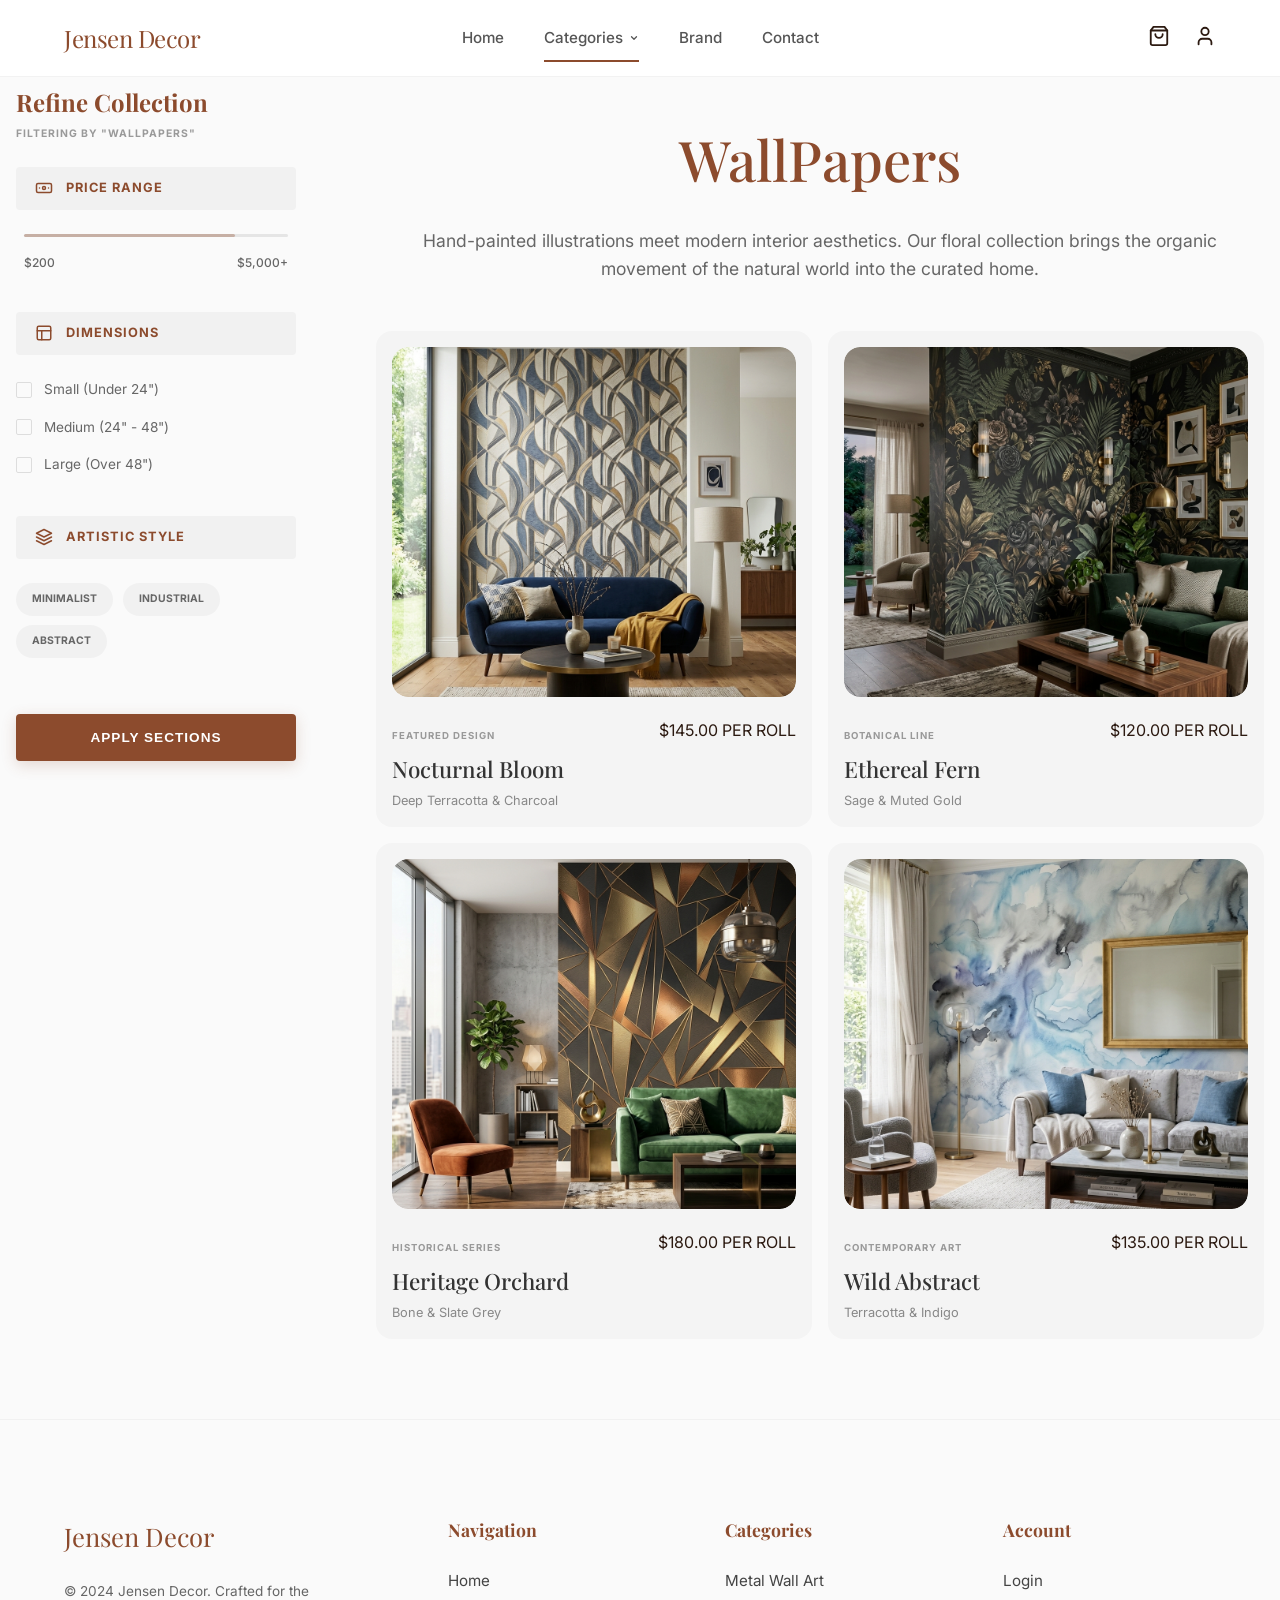
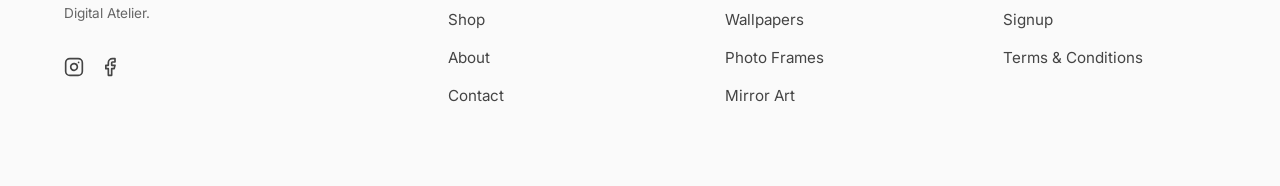
<file: wallpapers.html>
<!DOCTYPE html>
<html lang="en">
<head>
    <meta charset="UTF-8">
    <meta name="viewport" content="width=device-width, initial-scale=1.0">
    <title>Wallpapers | Jensen Decor</title>
    <meta name="description" content="Artisanal wallpapers. Organic landscapes, botanical flora, and contemporary geometric patterns for modern living spaces.">
    <link rel="preconnect" href="https://fonts.googleapis.com">
    <link rel="preconnect" href="https://fonts.gstatic.com" crossorigin>
    <link href="https://fonts.googleapis.com/css2?family=Inter:wght@300;400;500;600;700&family=Playfair+Display:ital,wght@0,400;0,600;0,700;1,400&display=swap" rel="stylesheet">
    <link rel="stylesheet" href="style.css">
</head>
<body>
    <header id="main-header">
        <div class="container-nav">
            <div class="logo">
                <a href="index.html">Jensen Decor</a>
            </div>
            <nav>
                <ul class="nav-links">
                    <li><a href="index.html">Home</a></li>
                    <li class="dropdown">
                        <a href="#" class="active dropdown-trigger">Categories <svg width="10" height="10" viewBox="0 0 24 24" fill="none" stroke="currentColor" stroke-width="3" stroke-linecap="round" stroke-linejoin="round" style="margin-left: 2px;"><path d="m6 9 6 6 6-6"/></svg></a>
                        <div class="mega-menu">
                            <a href="metal-wall-art.html" class="mega-item">
                                <div class="item-icon">
                                    <svg width="20" height="20" viewBox="0 0 24 24" fill="none" stroke="currentColor" stroke-width="2" stroke-linecap="round" stroke-linejoin="round"><path d="m11.5 15-7 7a2.12 2.12 0 0 1-3-3l7-7"/><path d="m2 22 2.5-2.5"/><path d="m14 12 6-6a4.24 4.24 0 0 0-6-6l-6 6"/></svg>
                                </div>
                                <div class="item-content">
                                    <div class="item-title">Metal Wall Art</div>
                                    <div class="item-desc">Expressive forms and shapes</div>
                                </div>
                            </a>
                            <a href="wallpapers.html" class="mega-item">
                                <div class="item-icon">
                                    <svg width="20" height="20" viewBox="0 0 24 24" fill="none" stroke="currentColor" stroke-width="2" stroke-linecap="round" stroke-linejoin="round"><path d="M12 22v-8"/><path d="M8 22h8"/><path d="M12 14c-4 0-6-3-6-6s3-6 6-6 6 3 6 6-2 6-6 6Z"/></svg>
                                </div>
                                <div class="item-content">
                                    <div class="item-title">Wallpapers</div>
                                    <div class="item-desc">Organic landscapes and flora</div>
                                </div>
                            </a>
                            <a href="photo-frames.html" class="mega-item">
                                <div class="item-icon">
                                    <svg width="20" height="20" viewBox="0 0 24 24" fill="none" stroke="currentColor" stroke-width="2" stroke-linecap="round" stroke-linejoin="round"><circle cx="12" cy="12" r="4"/><path d="M12 2v2"/><path d="M12 20v2"/><path d="m4.93 4.93 1.41 1.41"/><path d="m17.66 17.66 1.41 1.41"/><path d="M2 12h2"/><path d="M20 12h2"/><path d="m6.34 17.66-1.41 1.41"/><path d="m19.07 4.93-1.41 1.41"/></svg>
                                </div>
                                <div class="item-content">
                                    <div class="item-title">Photo Frames</div>
                                    <div class="item-desc">The beauty of simplicity</div>
                                </div>
                            </a>
                            <a href="wall-shelves.html" class="mega-item">
                                <div class="item-icon">
                                    <svg width="20" height="20" viewBox="0 0 24 24" fill="none" stroke="currentColor" stroke-width="2" stroke-linecap="round" stroke-linejoin="round"><path d="M12 2v4"/><path d="M6 13a6 6 0 0 1 12 0H6z"/><path d="M12 13v4"/><circle cx="12" cy="18" r="1"/></svg>
                                </div>
                                <div class="item-content">
                                    <div class="item-title">Wall shelves</div>
                                    <div class="item-desc">Luxurious gold and silver foils</div>
                                </div>
                            </a>
                            <a href="mirror-art.html" class="mega-item">
                                <div class="item-icon">
                                    <svg width="20" height="20" viewBox="0 0 24 24" fill="none" stroke="currentColor" stroke-width="2" stroke-linecap="round" stroke-linejoin="round"><circle cx="12" cy="12" r="10"/><path d="M12 2v2"/><path d="M12 20v2"/><path d="M2 12h2"/><path d="M20 12h2"/><path d="M12 12l4 4"/></svg>
                                </div>
                                <div class="item-content">
                                    <div class="item-title">Mirror Art</div>
                                    <div class="item-desc">Luxurious gold and silver foils</div>
                                </div>
                            </a>
                        </div>
                    </li>
                    <li><a href="brands.html">Brand</a></li>
                    <li><a href="contact.html">Contact</a></li>
                </ul>
            </nav>
            <div class="user-actions">
                <button class="icon-btn" aria-label="Shopping Cart">
                    <svg width="22" height="22" viewBox="0 0 24 24" fill="none" stroke="currentColor" stroke-width="2" stroke-linecap="round" stroke-linejoin="round"><path d="M6 2 3 6v14a2 2 0 0 0 2 2h14a2 2 0 0 0 2-2V6l-3-4Z"/><path d="M3 6h18"/><path d="M16 10a4 4 0 0 1-8 0"/></svg>
                </button>
                <button class="icon-btn" aria-label="User Profile">
                    <svg width="22" height="22" viewBox="0 0 24 24" fill="none" stroke="currentColor" stroke-width="2" stroke-linecap="round" stroke-linejoin="round"><path d="M19 21v-2a4 4 0 0 0-4-4H9a4 4 0 0 0-4 4v2"/><circle cx="12" cy="7" r="4"/></svg>
                </button>
            </div>
        </div>
    </header>

    <main class="category-page">
        <div class="gallery-container">
            <aside class="sidebar">
                <div class="sidebar-header">
                    <h2 class="sidebar-title">Refine Collection</h2>
                    <p class="sidebar-subtitle">FILTERING BY "WALLPAPERS"</p>
                </div>

                <div class="filter-sections">
                    <!-- Price Range -->
                    <div class="filter-group">
                        <div class="filter-header-item">
                            <svg width="18" height="18" viewBox="0 0 24 24" fill="none" stroke="currentColor" stroke-width="2" stroke-linecap="round" stroke-linejoin="round"><rect x="2" y="6" width="20" height="12" rx="2"/><circle cx="12" cy="12" r="2"/><path d="M6 12h.01M18 12h.01"/></svg>
                            <span>PRICE RANGE</span>
                        </div>
                        <div class="price-slider-container">
                            <div class="slider-track">
                                <div class="slider-range"></div>
                            </div>
                            <div class="slider-labels">
                                <span>$200</span>
                                <span>$5,000+</span>
                            </div>
                        </div>
                    </div>

                    <!-- Dimensions -->
                    <div class="filter-group">
                        <div class="filter-header-item">
                            <svg width="18" height="18" viewBox="0 0 24 24" fill="none" stroke="currentColor" stroke-width="2" stroke-linecap="round" stroke-linejoin="round"><rect x="3" y="3" width="18" height="18" rx="2" ry="2"/><line x1="3" y1="9" x2="21" y2="9"/><line x1="9" y1="21" x2="9" y2="9"/></svg>
                            <span>DIMENSIONS</span>
                        </div>
                        <div class="checkbox-group">
                            <label class="checkbox-container">
                                <input type="checkbox">
                                <span class="checkmark"></span>
                                Small (Under 24")
                            </label>
                            <label class="checkbox-container">
                                <input type="checkbox">
                                <span class="checkmark"></span>
                                Medium (24" - 48")
                            </label>
                            <label class="checkbox-container">
                                <input type="checkbox">
                                <span class="checkmark"></span>
                                Large (Over 48")
                            </label>
                        </div>
                    </div>

                    <!-- Artistic Style -->
                    <div class="filter-group">
                        <div class="filter-header-item">
                            <svg width="18" height="18" viewBox="0 0 24 24" fill="none" stroke="currentColor" stroke-width="2" stroke-linecap="round" stroke-linejoin="round"><path d="M12 2L2 7l10 5 10-5-10-5z"/><path d="M2 17l10 5 10-5"/><path d="M2 12l10 5 10-5"/></svg>
                            <span>ARTISTIC STYLE</span>
                        </div>
                        <div class="tag-group">
                            <span class="tag">MINIMALIST</span>
                            <span class="tag">INDUSTRIAL</span>
                            <span class="tag">ABSTRACT</span>
                        </div>
                    </div>
                </div>

                <button class="btn-apply-filter">APPLY SECTIONS</button>
            </aside>

            <section class="products-area">
                <div class="page-intro centered">
                    <h1 class="page-title">WallPapers</h1>
                    <p class="page-description">
                        Hand-painted illustrations meet modern interior aesthetics. Our floral collection brings the organic movement of the natural world into the curated home.
                    </p>
                </div>

                <div class="product-grid grid-2-col">
                    <!-- Product 1 -->
                    <div class="product-card gallery-item">
                        <div class="product-media">
                            <img src="images/wallpaper_1.png" alt="Nocturnal Bloom">
                        </div>
                        <div class="product-info-advanced">
                            <div class="info-top">
                                <span class="badge">FEATURED DESIGN</span>
                                <div class="price-container">
                                    <span class="price-value">$145.00</span>
                                    <span class="price-unit">PER ROLL</span>
                                </div>
                            </div>
                            <h3 class="product-title-gallery">Nocturnal Bloom</h3>
                            <p class="product-subtitle-gallery">Deep Terracotta & Charcoal</p>
                        </div>
                    </div>

                    <!-- Product 2 -->
                    <div class="product-card gallery-item">
                        <div class="product-media">
                            <div class="media-overlay-tag"></div>
                            <img src="images/wallpaper_2.png" alt="Ethereal Fern">
                        </div>
                        <div class="product-info-advanced">
                            <div class="info-top">
                                <span class="badge">BOTANICAL LINE</span>
                                <div class="price-container">
                                    <span class="price-value">$120.00</span>
                                    <span class="price-unit">PER ROLL</span>
                                </div>
                            </div>
                            <h3 class="product-title-gallery">Ethereal Fern</h3>
                            <p class="product-subtitle-gallery">Sage & Muted Gold</p>
                        </div>
                    </div>

                    <!-- Product 3 -->
                    <div class="product-card gallery-item">
                        <div class="product-media">
                            <img src="images/wallpaper_3.png" alt="Heritage Orchard">
                        </div>
                        <div class="product-info-advanced">
                            <div class="info-top">
                                <span class="badge">HISTORICAL SERIES</span>
                                <div class="price-container">
                                    <span class="price-value">$180.00</span>
                                    <span class="price-unit">PER ROLL</span>
                                </div>
                            </div>
                            <h3 class="product-title-gallery">Heritage Orchard</h3>
                            <p class="product-subtitle-gallery">Bone & Slate Grey</p>
                        </div>
                    </div>

                    <!-- Product 4 -->
                    <div class="product-card gallery-item">
                        <div class="product-media">
                            <img src="images/wallpaper_4.png" alt="Wild Abstract">
                        </div>
                        <div class="product-info-advanced">
                            <div class="info-top">
                                <span class="badge">CONTEMPORARY ART</span>
                                <div class="price-container">
                                    <span class="price-value">$135.00</span>
                                    <span class="price-unit">PER ROLL</span>
                                </div>
                            </div>
                            <h3 class="product-title-gallery">Wild Abstract</h3>
                            <p class="product-subtitle-gallery">Terracotta & Indigo</p>
                        </div>
                    </div>
                </div>
            </section>
        </div>
    </main>

    <footer id="footer">
        <div class="footer-container">
            <div class="footer-sections">
                <div class="footer-brand">
                    <div class="footer-logo">Jensen Decor</div>
                    <p class="footer-tagline">© 2024 Jensen Decor. Crafted for the Digital Atelier.</p>
                    <div class="footer-icons">
                        <svg width="20" height="20" viewBox="0 0 24 24" fill="none" stroke="currentColor" stroke-width="2" stroke-linecap="round" stroke-linejoin="round"><rect x="2" y="2" width="20" height="20" rx="5" ry="5"/><path d="M16 11.37A4 4 0 1 1 12.63 8 4 4 0 0 1 16 11.37z"/><line x1="17.5" y1="6.5" x2="17.51" y2="6.5"/></svg>
                        <svg width="20" height="20" viewBox="0 0 24 24" fill="none" stroke="currentColor" stroke-width="2" stroke-linecap="round" stroke-linejoin="round"><path d="M18 2h-3a5 5 0 0 0-5 5v3H7v4h3v8h4v-8h3l1-4h-4V7a1 1 0 0 1 1-1h3z"/></svg>
                    </div>
                </div>
                <div class="footer-nav-group">
                    <h4>Navigation</h4>
                    <ul>
                        <li><a href="index.html">Home</a></li>
                        <li><a href="#">Shop</a></li>
                        <li><a href="#">About</a></li>
                        <li><a href="contact.html">Contact</a></li>
                    </ul>
                </div>
                <div class="footer-nav-group">
                    <h4>Categories</h4>
                    <ul>
                        <li><a href="metal-wall-art.html">Metal Wall Art</a></li>
                        <li><a href="wallpapers.html">Wallpapers</a></li>
                        <li><a href="photo-frames.html">Photo Frames</a></li>
                        <li><a href="mirror-art.html">Mirror Art</a></li>
                    </ul>
                </div>
                <div class="footer-nav-group">
                    <h4>Account</h4>
                    <ul>
                        <li><a href="#">Login</a></li>
                        <li><a href="#">Signup</a></li>
                        <li><a href="#">Terms & Conditions</a></li>
                    </ul>
                </div>
            </div>
        </div>
    </footer>

    <script src="main.js"></script>
</body>
</html>
</file>
<file: style.css>
html,
body {
    margin: 0;
    padding: 0;
}

:root {
    --primary-color: #8c4b2d;
    --primary-rust: #8c4b2d;
    --accent-color: #d4a373;
    --text-dark: #2c1a11;
    --text-color: #2c1a11;
    --text-grey: #666666;
    --text-light: #666666;
    --text-light-grey: #999999;
    --bg-light: #fafafa;
    --bg-color: #ffffff;
    --white: #ffffff;
    --border: #f1f1f1;
    --border-color: #f1f1f1;
    --transition: all 0.4s cubic-bezier(0.23, 1, 0.32, 1);
    --container-width: 1400px;
}

* {
    margin: 0;
    padding: 0;
    box-sizing: border-box;
}

body {
    font-family: 'Inter', sans-serif;
    color: var(--text-color);
    background-color: var(--bg-color);
    line-height: 1.6;
    margin: 0;
    padding: 0;
    overflow-x: hidden;
    opacity: 0;
    animation: fadeInPage 1s ease forwards;
    display: flex;
    flex-direction: column;
    min-height: 100vh;
}

@keyframes fadeInPage {
    from {
        opacity: 0;
    }

    to {
        opacity: 1;
    }
}

main {
    flex: 1;
}

h1,
h2,
h3,
.logo {
    font-family: 'Playfair Display', serif;
   
}

a {
    text-decoration: none;
    color: inherit;
    transition: var(--transition);
}

ul {
    list-style: none;
}

img {
    max-width: 100%;
    display: block;
}

.container {
    max-width: var(--container-width);
    margin: 0 auto;
    padding: 0 4rem;
    /* Increased padding for better edge-to-edge breathing room */
}

/* Header */
#main-header {
    width: 100%;
    background: var(--white);
    border-bottom: 1px solid rgba(0, 0, 0, 0.05);
    position: relative;
    z-index: 1000;
}

.container-nav {
    max-width: 1500px;
    margin: 0 auto;
    padding: 1.1rem 4rem;
    /* Increased slightly as requested (approx 2%) */
    display: grid;
    grid-template-columns: 1fr auto 1fr;
    align-items: center;
}

.logo a {
    font-family: 'Playfair Display', serif;
    font-size: 1.5rem;
    /* Slightly smaller for refinement */
    font-weight: 400;
    color: var(--primary-rust);
    text-decoration: none;
    letter-spacing: -0.5px;
}

.nav-links {
    display: flex;
    gap: 2.5rem;
    justify-content: center;
}

.nav-links li a {
    text-decoration: none;
    color: #555;
    font-weight: 500;
    font-size: 0.95rem;
    transition: var(--transition);
    padding: 0.5rem 0;
    position: relative;
    display: block;
}

.nav-links li a.active::after {
    content: '';
    position: absolute;
    bottom: -4px;
    left: 0;
    width: 100%;
    height: 2px;
    background: var(--primary-rust);
}

.user-actions {
    display: flex;
    gap: 1.5rem;
    justify-content: flex-end;
}

.icon-btn {
    background: none;
    border: none;
    cursor: pointer;
    color: var(--text-dark);
}

/* Mega Menu Dropdown */
.dropdown {
    position: relative;
}

.mega-menu {
    position: absolute;
    top: calc(100% + 15px);
    left: 50%;
    transform: translateX(-50%) translateY(15px);
    width: 320px;
    background: #ffffff;
    border-radius: 20px;
    padding: 1rem;
    box-shadow: 0 25px 80px rgba(0, 0, 0, 0.15);
    opacity: 0;
    visibility: hidden;
    transition: all 0.4s cubic-bezier(0.165, 0.84, 0.44, 1);
    z-index: 1000;
    display: flex;
    flex-direction: column;
    gap: 0.3rem;
    /* Tighter item vertical spacing */
}

.mega-menu::before {
    content: '';
    position: absolute;
    top: -10px;
    left: 0;
    width: 100%;
    height: 10px;
}

.dropdown:hover .mega-menu {
    opacity: 1;
    visibility: visible;
    transform: translateX(-50%) translateY(0);
}

.mega-item {
    display: flex !important;
    flex-direction: row !important;
    /* Absolute horizontal force */
    flex-wrap: nowrap !important;
    align-items: center;
    gap: 1rem;
    cursor: pointer;
    transition: all 0.3s ease;
    padding: 0.8rem 1rem;
    border-radius: 12px;
    text-decoration: none;
    width: 100%;
}

.mega-item:hover {
    background: #fcf8f3;
    transform: translateX(4px);
}

.item-icon {
    width: 44px;
    height: 44px;
    background: #fdf5e6;
    border-radius: 12px;
    display: flex;
    align-items: center;
    justify-content: center;
    flex-shrink: 0;
    /* Prevent icon from shrinking */
    color: #a67c52;
    transition: all 0.3s ease;
}

.mega-item:hover .item-icon {
    background: #a67c52;
    color: #ffffff;
}

.item-content {
    display: flex;
    flex-direction: column;
    gap: 2px;
}

.item-title {
    font-size: 0.95rem;
    /* Restored size */
    font-weight: 600;
    color: #333;
    line-height: 1.2;
    margin-bottom: 2px;
    font-family: 'Inter', sans-serif;
}

.item-desc {
    font-size: 0.75rem;
    color: #888;
    font-weight: 400;
    font-family: 'Inter', sans-serif;
}

.nav-links a:hover {
    color: var(--primary-color);
}

/* Removed duplicate active styles */

.user-actions {
    display: flex;
    align-items: center;
    gap: 1.5rem;
}

/* Hamburger Menu */
.menu-toggle {
    display: none;
    flex-direction: column;
    gap: 6px;
    background: none;
    border: none;
    cursor: pointer;
    padding: 5px;
    z-index: 1001;
    order: -1;
    /* Ensure it stays on the left */
}

.menu-toggle span {
    display: block;
    width: 25px;
    height: 2px;
    background: var(--text-color);
    transition: var(--transition);
    border-radius: 2px;
}

.menu-toggle.active span:nth-child(1) {
    transform: translateY(8px) rotate(45deg);
    background: var(--primary-color);
}

.menu-toggle.active span:nth-child(2) {
    opacity: 0;
}

.menu-toggle.active span:nth-child(3) {
    transform: translateY(-8px) rotate(-45deg);
    background: var(--primary-color);
}

.icon-btn {
    background: none;
    border: none;
    cursor: pointer;
    color: var(--text-color);
    transition: var(--transition);
}

.icon-btn:hover {
    color: var(--primary-color);
    transform: translateY(-2px);
}

/* Hero Section */
#hero {
    position: relative;
    height: 100vh;
    display: flex;
    align-items: center;
    overflow: hidden;
    background: #000;
}

.hero-ken-burns {
    position: absolute;
    top: 0;
    left: 0;
    width: 100%;
    height: 100%;
    background: linear-gradient(rgba(0, 0, 0, 0.4), rgba(0, 0, 0, 0.4)), url('https://images.unsplash.com/photo-1616486338812-3dadae4b4ace?auto=format&fit=crop&q=80&w=2000');
    background-size: cover;
    background-position: center;
    animation: kenBurns 20s infinite alternate ease-in-out;
}

@keyframes kenBurns {
    from {
        transform: scale(1);
    }

    to {
        transform: scale(1.15);
    }

    /* Subtle zoom-in effect */
}

#hero .container {
    margin-left: 0;
    max-width: 100%;
}

.hero-image-container {
    position: absolute;
    top: 0;
    left: 0;
    width: 100%;
    height: 100%;
    z-index: 1;
}

#hero-bg {
    width: 100%;
    height: 100%;
    object-fit: cover;
    opacity: 0.9;
    transition: transform 10s ease-out;
}

#hero:hover #hero-bg {
    transform: scale(1.05);
}

.hero-overlay {
    position: absolute;
    top: 0;
    left: 0;
    width: 100%;
    height: 100%;
    background: linear-gradient(to right, rgba(0, 0, 0, 0.6) 0%, rgba(0, 0, 0, 0.2) 40%, rgba(0, 0, 0, 0) 100%),
        linear-gradient(to bottom, rgba(0, 0, 0, 0.2) 0%, rgba(0, 0, 0, 0) 25%);
    z-index: 2;
}

.hero-content {
    position: relative;
    z-index: 3;
    color: var(--white);
    max-width: 750px;
    padding: 0;
    margin-left: 4%;
    /* Left-aligned (starting) with requested gap */
    text-align: left;
    animation: fadeInLeft 1s ease both;
}

.hero-tag {
    display: inline-block;
    padding: 0.6rem 1.4rem;
    background: #e9ece0;
    border-radius: 50px;
    font-size: 0.7rem;
    font-weight: 700;
    letter-spacing: 2px;
    margin-bottom: 2rem;
    color: #4a5d23;
    text-transform: uppercase;
}

@keyframes fadeInLeft {
    from {
        opacity: 0;
        transform: translateX(-50px);
    }

    to {
        opacity: 1;
        transform: translateX(0);
    }
}

#hero p {
    font-size: 1.15rem;
    margin-bottom: 3rem;
    color: #eeeeee;
    max-width: 600px;
    line-height: 1.8;
    font-weight: 400;
    animation: fadeInUp 1s ease 0.4s both;
}

/* Animations */
@keyframes fadeInUp {
    from {
        opacity: 0;
        transform: translateY(30px);
    }

    to {
        opacity: 1;
        transform: translateY(0);
    }
}

.reveal {
    opacity: 0;
    transform: translateY(30px);
    transition: all 0.8s cubic-bezier(0.22, 1, 0.36, 1);
}

.reveal.visible {
    opacity: 1;
    transform: translateY(0);
}

.reveal-stagger-1 {
    transition-delay: 0.1s;
}

.reveal-stagger-2 {
    transition-delay: 0.2s;
}

.reveal-stagger-3 {
    transition-delay: 0.3s;
}

.reveal-stagger-4 {
    transition-delay: 0.4s;
}

#hero h1 {
    font-size: 5.5rem;
    /* Large impact from screenshot */
    line-height: 1.05;
    margin-bottom: 2.5rem;
    font-weight: 500;
    color: var(--white);
    animation: fadeInUp 1s ease 0.2s both;
}

#hero h1 .accent-text {
    color: #c87b53;
    /* Specific rust from screenshot */
    font-style: italic;
    font-weight: 400;
    font-family: 'Playfair Display', serif;
}

#hero p {
    font-size: 1.1rem;
    margin-bottom: 3.5rem;
    color: rgba(255, 255, 255, 0.9);
    max-width: 580px;
    line-height: 1.7;
    font-weight: 400;
}

.hero-btns {
    display: flex;
    gap: 1.5rem;
    animation: fadeInUp 1s ease 0.6s both;
}

.btn-primary {
    background: #8c4b2d;
    color: var(--white);
    border: none;
    padding: 1.2rem 2.8rem;
    font-size: 1rem;
}

.btn-secondary {
    background: rgba(255, 255, 255, 0.95);
    color: #333;
    border: none;
    padding: 1.2rem 2.8rem;
    font-size: 1rem;
}

/* Categories Section */
#categories {
    padding: 8rem 0;
    background: var(--white);
}

.section-header {
    text-align: center;
    margin-bottom: 5rem;
}

.section-header h2 {
    font-size: 2.8rem;
    margin-bottom: 1rem;
    color: var(--text-dark);
}

.section-header p {
    color: var(--text-grey);
    font-size: 1.1rem;
}

.category-grid {
    display: grid;
    grid-template-columns: repeat(3, 1fr);
    gap: 2.5rem;
}

.category-card {
    position: relative;
    height: 450px;
    overflow: hidden;
    border-radius: 8px;
    display: block;
}

.category-card img {
    width: 100%;
    height: 100%;
    object-fit: cover;
    transition: transform 0.8s ease;
}

.category-card:hover img {
    transform: scale(1.05);
}

.category-info {
    position: absolute;
    bottom: 0;
    left: 0;
    width: 100%;
    padding: 2.5rem;
    background: linear-gradient(transparent, rgba(0, 0, 0, 0.7));
    color: var(--white);
}

.category-info h3 {
    font-size: 1.5rem;
    margin-bottom: 0.5rem;
}

.category-info span {
    font-size: 0.8rem;
    font-weight: 600;
    letter-spacing: 2px;
    opacity: 0.8;
}

/* Featured Section */
#featured {
    padding: 8rem 0;
    background: #fdfbf7;
}

.featured-content {
    display: grid;
    grid-template-columns: 1fr 1fr;
    gap: 5rem;
    align-items: center;
}

.featured-img {
    height: 600px;
    border-radius: 12px;
    overflow: hidden;
}

.featured-img img {
    width: 100%;
    height: 100%;
    object-fit: cover;
}

.featured-text {
    padding: 2rem;
}

.featured-text h2 {
    font-size: 3.2rem;
    line-height: 1.1;
    margin-bottom: 2rem;
}

.subtitle {
    display: block;
    font-size: 0.8rem;
    font-weight: 700;
    letter-spacing: 2px;
    color: var(--primary-color);
    margin-bottom: 1.5rem;
}

/* Newsletter */
#newsletter {
    padding: 8rem 0;
    background: var(--white);
}

.newsletter-box {
    background: var(--text-dark);
    padding: 6rem 4rem;
    border-radius: 12px;
    text-align: center;
    color: var(--white);
}

.newsletter-box h2 {
    font-size: 2.5rem;
    margin-bottom: 1rem;
}

.newsletter-box p {
    margin-bottom: 3rem;
    opacity: 0.7;
}

.newsletter-form {
    display: flex;
    max-width: 600px;
    margin: 0 auto;
    gap: 1rem;
}

.newsletter-form input {
    flex: 1;
    padding: 1rem 1.5rem;
    border-radius: 4px;
    border: none;
    font-family: inherit;
}

.newsletter-form button {
    padding: 1rem 2.5rem;
    background: var(--primary-color);
    color: var(--white);
    border: none;
    border-radius: 4px;
    font-weight: 600;
    cursor: pointer;
    transition: var(--transition);
}

.newsletter-form button:hover {
    background: #7a3e24;
}

/* Footer Cols */
.footer-col {
    flex: 1;
}

.footer-col h4 {
    font-size: 1rem;
    margin-bottom: 2rem;
    color: var(--text-dark);
    font-family: 'Playfair Display', serif;
}

.footer-col ul li {
    margin-bottom: 1rem;
}

.footer-col ul li a {
    color: var(--text-grey);
    font-size: 0.9rem;
}

.footer-col ul li a:hover {
    color: var(--primary-color);
}

.btn {
    display: inline-flex;
    align-items: center;
    gap: 0.8rem;
    padding: 1.1rem 2.5rem;
    border-radius: 6px;
    font-weight: 500;
    font-size: 0.95rem;
    transition: var(--transition);
}

.btn-primary {
    background: var(--primary-color);
    color: var(--white);
    border: none;
    box-shadow: 0 4px 12px rgba(139, 69, 19, 0.25);
    /* Subtle brand-colored shadow */
}

.btn-primary:hover {
    background: #723a10;
    transform: translateY(-2px);
    box-shadow: 0 6px 15px rgba(139, 69, 19, 0.35);
}

.btn-secondary {
    background: rgba(255, 255, 255, 0.9);
    color: #333;
    border: 1px solid #ddd;
}

.btn-secondary:hover {
    background: var(--white);
    transform: translateY(-2px);
    border-color: #bbb;
}

/* Trending Section */
#trending {
    padding: 3rem 0;
    background-color: var(--white);
}

/* Trending Selection Refined */
#trending {
    padding: 10rem 0;
    background-color: #fcfcfc;
}

.section-title.centered {
    text-align: center;
    margin-bottom: 6rem;
}

.section-title h2 {
    font-size: 3.2rem;
    font-weight: 400;
    margin-bottom: 1.2rem;
}

.product-grid {
    display: grid;
    grid-template-columns: repeat(3, 1fr);
    gap: 3.5rem;
}

.product-card {
    background: #f4f4f4;
    border-radius: 16px;
    padding: 1rem;
    /* Tightened padding */
    transition: var(--transition);
    display: flex;
    flex-direction: column;
}

.product-img {
    height: 450px;
    /* Reduced height to remove extra space */
    border-radius: 12px;
    /* Bottom radius added as requested */
    overflow: hidden;
    margin-bottom: 1rem;
}

.product-img img {
    width: 100%;
    height: 100%;
    object-fit: cover;
    transition: transform 0.8s ease;
    border-radius: 12px;
    /* Ensure image itself is rounded */
}

.product-card:hover .product-img img {
    transform: scale(1.08);
    /* Card zoom animation */
}

.product-info {
    padding: 0.5rem 0.5rem 1rem;
    display: flex;
    justify-content: space-between;
    align-items: flex-start;
}

.info-main h3 {
    font-size: 1.25rem;
    font-weight: 500;
    margin-bottom: 0.4rem;
}

.info-main p {
    font-size: 0.7rem;
    letter-spacing: 1.5px;
    color: #888;
    font-weight: 600;
}

.info-price {
    font-size: 1.1rem;
    font-weight: 600;
    color: #8c4b2d;
}

/* The Best Collection Refined */
#best-collection {
    padding: 8rem 0;
    background: #fff;
}

.underline-accent {
    width: 60px;
    height: 3px;
    background: #c87b53;
    margin: 1.5rem auto 0;
}

.product-card.highlight-card {
    background: #ffffff;
    box-shadow: 0 15px 35px rgba(0, 0, 0, 0.05);
    /* Soft highlight shadow */
    padding: 1.5rem;
    border: 1px solid #f0f0f0;
}

.product-card.minimalist {
    background: transparent;
    padding: 0;
    text-align: left;
    border: none;
    box-shadow: none;
}

.product-card.minimalist.highlight-card {
    background: #fff;
    padding: 1.2rem;
    border: 1px solid #eee;
    box-shadow: 0 10px 30px rgba(0, 0, 0, 0.03);
}

.product-info-simple {
    padding: 1.5rem 0;
}

.product-category {
    display: block;
    font-size: 0.65rem;
    letter-spacing: 1.5px;
    color: #999;
    font-weight: 700;
    margin-bottom: 0.6rem;
    text-transform: uppercase;
}

.product-info-simple h3 {
    font-size: 1.2rem;
    font-weight: 500;
    margin-bottom: 0.5rem;
    font-family: 'Playfair Display', serif;
}

.product-info-simple .price {
    font-size: 1rem;
    color: #8c4b2d;
    font-weight: 600;
}

/* Featured Header Refined - Centered */
.featured-header-editorial {
    text-align: center;
    margin-bottom: 4rem;
}

.featured-header-editorial h2 {
    font-size: 3.2rem;
    margin-bottom: 1.2rem;
    font-family: 'Playfair Display', serif;
}

.featured-header-editorial p {
    color: var(--text-grey);
    max-width: 500px;
    margin: 0 auto;
}

.view-link {
    display: inline-flex;
    align-items: center;
    gap: 0.8rem;
    font-weight: 600;
    font-size: 0.9rem;
    color: #c87b53;
    text-transform: uppercase;
    letter-spacing: 1px;
}

.featured-grid {
    display: grid;
    grid-template-columns: 1.6fr 1fr;
    gap: 2rem;
    margin-bottom: 6rem;
   
}

.featured-main {
    position: relative;
    border-radius: 12px;
    overflow: hidden;
    height: 700px;
    margin-top: 13%;
}

.featured-overlay-content {
    position: absolute;
    bottom: 0;
    left: 0;
    width: 100%;
    padding: 5rem;
    background: linear-gradient(to top, rgba(0, 0, 0, 0.7) 0%, transparent 100%);
    color: var(--white);
    z-index: 2;
}

.series-tag {
    font-size: 0.7rem;
    letter-spacing: 2px;
    font-weight: 700;
    margin-bottom: 1.2rem;
    display: block;
}

.featured-overlay-content h3 {
    font-size: 3rem;
    margin-bottom: 3rem;
    font-weight: 400;
}

.featured-side {
    display: grid;
    grid-template-rows: 1fr 1fr;
    gap: 2rem;
}

.featured-item {
    border-radius: 12px;
    overflow: hidden;
    height: 100%;
}

.featured-item img {
    width: 100%;
    height: 100%;
    object-fit: cover;
    transition: var(--transition);
}

.featured-item:hover img {
    transform: scale(1.05);
}

/* Additional Button Styles */
.btn-ghost-white {
    background: rgba(255, 255, 255, 0.1);
    color: var(--white);
    border: 1px solid rgba(255, 255, 255, 0.6);
    backdrop-filter: blur(5px);
}

.btn-ghost-white:hover {
    background: var(--white);
    color: var(--text-color);
}

/* CTA Section */
#cta {
    padding: 1rem 0 3rem;
    /* Reduced top padding */
    background: var(--white);
}

/* CTA Banner Refined - Repositioned & Background Updated */
.cta-banner {
    background: linear-gradient(rgba(13, 27, 42, 0.85), rgba(13, 27, 42, 0.85)), url('images/industrial_geometry.png');
    background-size: cover;
    background-position: center;
    border-radius: 30px;
    padding: 5rem 4rem;
    /* Further reduced */
    text-align: center;
    position: relative;
    overflow: hidden;
    color: var(--white);
    max-width: 1200px;
    margin: -5rem auto 3rem;
    /* Moved even closer as requested */
    box-shadow: 0 40px 100px rgba(0, 0, 0, 0.2);
}

.cta-content h2 {
    font-family: 'Playfair Display', serif;
    font-size: 3.5rem;
    /* Reduced font size as requested */
    margin-bottom: 1.5rem;
    font-weight: 400;
    line-height: 1.1;
}

.cta-content p {
    font-size: 1.1rem;
    /* Reduced font size */
    opacity: 0.8;
    margin-bottom: 3.5rem;
    max-width: 600px;
    margin-left: auto;
    margin-right: auto;
}

.cta-btns {
    display: flex;
    justify-content: center;
    gap: 1.5rem;
}

.btn-white {
    background: var(--white);
    color: #333;
    padding: 1.1rem 2.8rem;
    border-radius: 4px;
    font-weight: 600;
}

.btn-outline-white {
    background: transparent;
    color: var(--white);
    border: 1px solid rgba(255, 255, 255, 0.4);
    padding: 1.1rem 2.8rem;
    border-radius: 4px;
    font-weight: 600;
}

.btn-white:hover {
    transform: translateY(-5px);
    box-shadow: 0 15px 30px rgba(0, 0, 0, 0.3);
}

.btn-outline-white {
    background: rgba(255, 255, 255, 0.1);
    color: var(--white);
    border: 1px solid rgba(255, 255, 255, 0.4);
    padding: 1.2rem 3rem;
    border-radius: 8px;
    font-weight: 600;
    font-size: 1.05rem;
    transition: var(--transition);
    backdrop-filter: blur(10px);
}

.btn-outline-white:hover {
    background: rgba(255, 255, 255, 0.2);
    transform: translateY(-5px);
}

/* Updated Footer Styles */
#main-footer {
    padding: 6rem 0 2rem;
    /* Reduced bottom padding */
    margin-bottom: 0;
    background-color: #f8f9fa;
    /* Light grey for better visibility */
    color: var(--text-color);
    border-top: 1px solid var(--border-color);
}

.footer-grid {
    display: grid;
    grid-template-columns: 1.5fr 1fr 1fr 1fr;
    gap: 4rem;
    margin-bottom: 4rem;
}

.logo-footer {
    font-family: 'Playfair Display', serif;
    font-size: 1.8rem;
    font-weight: 700;
    color: var(--primary-color);
    margin-bottom: 1.5rem;
}

.brand-desc {
    font-size: 0.95rem;
    color: var(--text-light);
    line-height: 1.8;
    margin-bottom: 2rem;
    max-width: 300px;
}

.social-links {
    display: flex;
    gap: 1.5rem;
}

.social-links a {
    color: var(--text-color);
    transition: var(--transition);
}

.social-links a:hover {
    color: var(--primary-color);
    transform: translateY(-3px);
}

.footer-col h4 {
    font-size: 0.9rem;
    font-weight: 600;
    margin-bottom: 2rem;
    color: var(--primary-color);
    text-transform: uppercase;
    letter-spacing: 1.5px;
}

.footer-col ul {
    display: flex;
    flex-direction: column;
    gap: 1.2rem;
}

.footer-col a {
    color: var(--text-light);
    font-size: 0.95rem;
    transition: var(--transition);
}

.footer-col a:hover {
    color: var(--primary-color);
    padding-left: 5px;
}

.footer-bottom {
    display: flex;
    justify-content: space-between;
    align-items: center;
    padding: 0.4rem 0;
    /* Ultra-compressed as requested */
    border-top: 1px solid var(--border-color);
    flex-wrap: wrap;
    gap: 0.8rem;
}

.footer-bottom .copyright {
    font-size: 0.85rem;
    color: var(--text-light);
}

.footer-legal {
    display: flex;
    gap: 2rem;
}

.footer-legal a {
    font-size: 0.85rem;
    color: var(--text-light);
}

.footer-legal a:hover {
    color: var(--primary-color);
}

/* Responsive */
@media (max-width: 1024px) {
    .nav-links {
        position: fixed;
        top: 0;
        left: -100%;
        width: 300px;
        height: 100vh;
        background: #ffffff;
        flex-direction: column;
        padding: 7rem 1.5rem 3rem;
        /* Adjusted for better spacing */
        gap: 1.5rem;
        box-shadow: 20px 0 60px rgba(0, 0, 0, 0.1);
        transition: left 0.5s cubic-bezier(0.23, 1, 0.32, 1);
        z-index: 1000;
        display: flex;
        overflow-y: auto;
    }

    .nav-links.active {
        left: 0;
    }

    .nav-links a {
        font-size: 1.2rem;
        color: var(--text-color);
        width: 100%;
        justify-content: space-between;
    }

    .mega-menu {
        position: static;
        width: 100%;
        transform: none !important;
        opacity: 1 !important;
        visibility: visible !important;
        box-shadow: none;
        padding: 0;
        margin-top: 0.5rem;
        display: none;
        transition: none;
        /* Disable interference on mobile */
    }

    .dropdown.active .mega-menu {
        display: flex;
    }

    .mega-item {
        padding: 0.8rem 0.5rem;
    }

    .menu-toggle {
        display: flex;
    }

    .logo {
        position: absolute;
        left: 50%;
        transform: translateX(-50%);
    }

    .container-nav {
        width: 100%;
        padding: 0 0.5rem;
        /* Tighter for mobile */
    }

    .user-actions {
        gap: 0.8rem;
        /* Tighter for mobile */
    }
}

@media (max-width: 768px) {
    .container {
        padding: 0 1rem;
    }

    .container-nav {
        width: 100%;
        padding: 0 1rem;
        display: grid;
        grid-template-columns: 40px 1fr auto;
        align-items: center;
        gap: 0.5rem;
    }

    .logo {
        position: static;
        transform: none;
        text-align: center;
    }

    .logo a {
        font-size: 1.3rem;
        /* Slightly smaller for mobile */
    }

    .user-actions {
        gap: 0.5rem;
    }

    .menu-toggle {
        margin-left: 0;
        justify-self: start;
    }

    .footer-bottom {
        flex-direction: column;
        text-align: center;
        gap: 1.5rem;
        padding: 3rem 0;
    }

    .footer-legal {
        justify-content: center;
        flex-direction: column;
        gap: 1rem;
    }

    .featured-grid {
        grid-template-columns: 1fr;
        height: auto;
        gap: 1.5rem;
    }

    .featured-main {
        height: 400px;
    }

    .featured-side {
        height: 600px;
    }

    .featured-overlay-content {
        padding: 2rem;
    }

    .cta-banner {
        height: auto;
        padding: 4rem 1.5rem;
        border-radius: 20px;
    }

    .cta-content h2 {
        font-size: 2.5rem;
    }

    .cta-btns {
        flex-direction: column;
        gap: 1rem;
    }
}

@media (max-width: 480px) {
    .logo a {
        font-size: 1.1rem;
    }

    .hero-content h1 {
        font-size: 2rem;
    }

    .hero-content {
        padding: 1.8rem 1rem;
    }

    .container {
        padding: 0 0.8rem;
    }

    .footer-grid {
        grid-template-columns: 1fr;
    }
}


/* ==========================================================================
   Category Page (Metal Wall Art) 1000% Accuracy
   ========================================================================== */

.category-page {
    background-color: #fafafa;
    min-height: 100vh;
    padding-top: 5px;
    /* Precise 5px gap as requested */
}

.gallery-container {
    max-width: 1500px;
    margin: 0 auto;
    padding: 0 1rem;
    /* Flush left alignment for VIP feel */
    display: flex;
    gap: 5rem;
    /* Precise gap for Photo Frames */
    align-items: flex-start;
}

/* Sidebar Styles */
.sidebar {
    width: 280px;
    flex-shrink: 0;
    padding-top: 0.1rem;
    /* Extreme top alignment */
    text-align: left;
}

.sidebar-header {
    margin-bottom: 1.5rem;
    /* Reduced height for a sharper profile */
    margin-top: 0;
}

.sidebar-title {
    font-family: 'Playfair Display', serif;
    font-size: 1.5rem;
    color: var(--primary-rust);
    margin-bottom: 0.3rem;
}

.sidebar-subtitle {
    font-size: 0.65rem;
    font-weight: 700;
    color: var(--text-light-grey);
    letter-spacing: 1px;
}

.filter-group {
    margin-bottom: 2.5rem;
}

.filter-header-item {
    display: flex;
    align-items: center;
    gap: 0.8rem;
    background: #f1f1f1;
    padding: 0.7rem 1.2rem;
    border-radius: 4px;
    font-size: 0.8rem;
    font-weight: 700;
    color: var(--primary-rust);
    letter-spacing: 1px;
    margin-bottom: 1.5rem;
}

/* Price Range */
.price-slider-container {
    padding: 0 0.5rem;
}

.slider-track {
    height: 3px;
    background: #e5e5e5;
    border-radius: 2px;
    margin-bottom: 1rem;
    position: relative;
}

.slider-range {
    position: absolute;
    height: 100%;
    width: 80%;
    left: 0;
    background: var(--primary-rust);
    opacity: 0.35;
    border-radius: 2px;
}

.slider-labels {
    display: flex;
    justify-content: space-between;
    font-size: 0.75rem;
    color: var(--text-grey);
    font-weight: 500;
}

/* Checkboxes */
.checkbox-group {
    display: flex;
    flex-direction: column;
    gap: 1rem;
}

.checkbox-container {
    display: flex;
    align-items: center;
    position: relative;
    padding-left: 28px;
    cursor: pointer;
    font-size: 0.85rem;
    color: var(--text-grey);
    user-select: none;
}

.checkbox-container input {
    position: absolute;
    opacity: 0;
    cursor: pointer;
}

.checkmark {
    position: absolute;
    top: 50%;
    left: 0;
    transform: translateY(-50%);
    height: 16px;
    width: 16px;
    background-color: transparent;
    border: 1px solid #ddd;
    border-radius: 2px;
}

.checkbox-container:hover input~.checkmark {
    border-color: var(--primary-rust);
}

.checkbox-container input:checked~.checkmark {
    background-color: var(--white);
    border-color: #ddd;
}

.checkmark:after {
    content: "";
    position: absolute;
    display: none;
}

.checkbox-container input:checked~.checkmark:after {
    display: block;
}

.checkbox-container .checkmark:after {
    left: 5px;
    top: 1px;
    width: 4px;
    height: 8px;
    border: solid #555;
    border-width: 0 2px 2px 0;
    transform: rotate(45deg);
}

/* Tags */
.tag-group {
    display: flex;
    flex-wrap: wrap;
    gap: 0.6rem;
}

.tag {
    padding: 0.5rem 1rem;
    background: #f1f1f1;
    border-radius: 50px;
    font-size: 0.65rem;
    font-weight: 700;
    color: var(--text-grey);
    cursor: pointer;
    transition: var(--transition);
}

.tag:hover,
.tag.active {
    background: var(--primary-rust);
    color: var(--white);
}

.btn-apply-filter {
    width: 100%;
    background: var(--primary-rust);
    color: var(--white);
    border: none;
    padding: 1rem;
    border-radius: 4px;
    font-size: 0.85rem;
    font-weight: 700;
    letter-spacing: 1px;
    cursor: pointer;
    margin-top: 1rem;
    box-shadow: 0 4px 15px rgba(140, 75, 45, 0.2);
    transition: var(--transition);
}

.btn-apply-filter:hover {
    background: #7a3a21;
    transform: translateY(-2px);
}

/* Products Area */
.products-area {
    flex: 1;
    padding-top: 2rem;
    padding-bottom: 5rem;
    min-width: 0;
}

.page-intro {
    text-align: center;
    margin-bottom: 3rem;
    width: 100%;
}

.page-title {
    font-family: 'Playfair Display', serif;
    font-size: 3.5rem;
    /* Adjusted for better proportion */
    color: var(--primary-rust);
    margin-bottom: 1.5rem;
    font-weight: 500;
}

.page-description {
    max-width: 800px;
    /* Centered narrow description */
    margin: 0 auto;
    font-size: 1.1rem;
    color: var(--text-grey);
    line-height: 1.6;
}

/* Product Grid */
.product-grid {
    display: grid;
    grid-template-columns: repeat(3, 1fr);
    gap: 4rem 2rem;
}

.product-grid.grid-2-col {
    grid-template-columns: repeat(2, 1fr);
}

.product-card {
    display: flex;
    flex-direction: column;
}

.product-card.minimalist {
    text-align: center;
}

.product-media {
    aspect-ratio: 4/5;
    background: #f1f1f1;
    border-radius: 12px;
    overflow: hidden;
    margin-bottom: 1.5rem;
    transition: transform 0.5s cubic-bezier(0.165, 0.84, 0.44, 1);
}

.product-card.minimalist:hover .product-media {
    transform: translateY(-8px);
}

.product-media img {
    width: 100%;
    height: 100%;
    object-fit: cover;
}

.product-info-simple h3 {
    font-family: 'Playfair Display', serif;
    font-size: 1.3rem;
    color: #333;
    margin-bottom: 0.3rem;
    font-weight: 500;
}

.product-category {
    display: block;
    font-size: 0.7rem;
    color: #999;
    letter-spacing: 1px;
    font-weight: 500;
    margin-bottom: 0.6rem;
    text-transform: uppercase;
}

.product-info-simple .price {
    font-size: 1.1rem;
    color: var(--primary-rust);
    font-weight: 600;
}

.price.highlighted {
    color: var(--primary-rust);
}

.wishlist-btn {
    position: absolute;
    top: 1rem;
    right: 1rem;
    width: 38px;
    height: 38px;
    background: rgba(255, 255, 255, 0.8);
    backdrop-filter: blur(8px);
    border-radius: 50%;
    display: flex;
    align-items: center;
    justify-content: center;
    color: #333;
    cursor: pointer;
    opacity: 0;
    transform: translateY(-10px);
    transition: all 0.3s ease;
    z-index: 5;
}

.product-media:hover .wishlist-btn {
    opacity: 1;
    transform: translateY(0);
}

.wishlist-btn:hover {
    background: var(--white);
    color: var(--primary-rust);
}

.product-media {
    position: relative;
}

.rating {
    display: flex;
    align-items: center;
    gap: 0.5rem;
    margin-top: 0.3rem;
}

.stars {
    color: #b08d57;
    font-size: 0.75rem;
    letter-spacing: 1px;
}

.rating span {
    font-size: 0.7rem;
    color: #888;
    font-weight: 500;
}

.product-meta .details {
    font-size: 0.8rem;
    color: var(--text-light-grey);
    margin-top: 0.3rem;
    line-height: 1.4;
}

/* Global Artisanal Constraints */
.product-card,
.compare-card,
.series-card,
.mirror-item,
.brand-card,
.gallery-item,
.product-media,
.series-media,
.compare-media {
    border-radius: 16px !important;
}

.product-card img,
.series-card img,
.compare-card img,
.mirror-item img,
.gallery-item img {
    border-radius: 16px !important;
}

/* Footer Section - Screenshot 17 Parity */
#footer {
    background: #fafafa;
    padding: 6rem 0 4rem;
    border-top: 1px solid #f1f1f1;
}

.footer-container {
    max-width: 1400px;
    margin: 0 auto;
    padding: 0 4rem;
}

.footer-sections {
    display: grid;
    grid-template-columns: 1.5fr 1fr 1fr 1fr;
    gap: 4rem;
}

.footer-logo {
    font-family: 'Playfair Display', serif;
    font-size: 1.6rem;
    color: var(--primary-rust);
    margin-bottom: 1.5rem;
}

.footer-tagline {
    font-size: 0.85rem;
    line-height: 1.6;
    color: #666;
    max-width: 280px;
    margin-bottom: 2rem;
}

.footer-icons {
    display: flex;
    gap: 1rem;
    color: #444;
}

.footer-nav-group h4 {
    font-family: 'Playfair Display', serif;
    font-size: 1.1rem;
    color: var(--primary-rust);
    margin-bottom: 1.5rem;
}

.footer-nav-group ul {
    list-style: none;
    padding: 0;
}

.footer-nav-group ul li {
    margin-bottom: 0.8rem;
}

.footer-nav-group ul li a {
    text-decoration: none;
    color: #444;
    font-size: 0.95rem;
    transition: color 0.3s ease;
}

.footer-nav-group ul li a:hover {
    color: var(--primary-rust);
}

/* Responsive Styles */
@media (max-width: 1200px) {
    .product-grid {
        grid-template-columns: repeat(2, 1fr);
    }
}

@media (max-width: 1024px) {
    .gallery-container {
        flex-direction: column;
        gap: 2rem;
    }

    .sidebar {
        width: 100%;
        padding-top: 0;
    }

    .filter-sections {
        display: grid;
        grid-template-columns: repeat(2, 1fr);
        gap: 2rem;
    }

    .footer-sections {
        grid-template-columns: 1fr 1fr;
    }
}

@media (max-width: 768px) {
    .filter-sections {
        grid-template-columns: 1fr;
    }

    .page-title {
        font-size: 3rem;
    }

    .footer-sections {
        grid-template-columns: 1fr;
    }
}


/* ==========================================================================
   Brands Page (Our Curated Brands) 1000% Accuracy
   ========================================================================== */

.brands-page {
    background-color: #ffffff;
}

.brands-hero h1 {
    font-family: 'Playfair Display', serif;
    font-size: 3.5rem;
    /* Reduced from 4.5rem */
    color: #8c4b2d;
    margin-bottom: 2rem;
    font-weight: 400;
}

.brands-hero {
    padding: 6rem 2rem 4rem;
    text-align: center;
}

.brands-hero p {
    font-size: 1.1rem;
    color: #666;
    line-height: 1.8;
    max-width: 850px;
    margin: 0 auto;
}

.filter-bar-container {
    padding: 2rem 4rem;
    display: flex;
    align-items: center;
    justify-content: space-between;
    border-top: 1px solid #f0f0f0;
    border-bottom: 1px solid #f0f0f0;
    margin-bottom: 5rem;
    background: #fff;
    position: sticky;
    top: 0;
    z-index: 50;
}

.filter-label {
    font-size: 0.75rem;
    font-weight: 700;
    color: #333;
    letter-spacing: 1.5px;
    text-transform: uppercase;
    margin-right: 2rem;
}

.filter-buttons {
    display: flex;
    gap: 1rem;
    flex: 1;
}

.filter-btn {
    padding: 0.6rem 1.8rem;
    background: #f1f1f1;
    border: none;
    border-radius: 8px;
    font-size: 0.85rem;
    font-weight: 500;
    color: #333;
    cursor: pointer;
    transition: all 0.3s ease;
}

.filter-btn.active {
    background: #8c4b2d;
    color: #fff;
}

.filter-btn:hover:not(.active) {
    background: #e5e5e5;
}

.filter-divider {
    width: 1px;
    height: 24px;
    background: #ddd;
    margin: 0 1rem;
}

.dropdown-filter {
    position: relative;
}

.dropdown-btn {
    padding: 0.6rem 1.8rem;
    background: #f1f1f1;
    border: none;
    border-radius: 8px;
    font-size: 0.85rem;
    font-weight: 500;
    color: #333;
    cursor: pointer;
    display: flex;
    align-items: center;
    gap: 0.8rem;
}

/* Brands Grid */
.brands-grid {
    display: grid;
    grid-template-columns: repeat(4, 1fr);
    gap: 3rem;
    padding: 0 4rem 6rem;
    /* Added bottom padding for gap before footer */
    max-width: 1600px;
    margin: 0 auto;
}

.brand-card {
    display: flex;
    flex-direction: column;
    transition: transform 0.3s ease;
    cursor: pointer;
}

.brand-card:hover {
    transform: translateY(-5px);
}

.brand-card-top {
    aspect-ratio: 1/1;
    background: #f9f9f9;
    display: flex;
    align-items: center;
    justify-content: center;
    padding: 4rem;
}

.brand-logo-img {
    width: 100%;
    height: 100%;
    object-fit: contain;
    opacity: 0.8;
}

.brand-card-bottom {
    background: #f4f6f8;
    padding: 2.5rem 2rem;
    flex: 1;
}

.brand-card-bottom h3 {
    font-family: 'Playfair Display', serif;
    font-size: 1.4rem;
    color: #222;
    margin-bottom: 0.8rem;
    font-weight: 600;
}

.brand-card-bottom p {
    font-size: 0.9rem;
    color: #666;
    line-height: 1.6;
}

@media (max-width: 1200px) {
    .brands-grid {
        grid-template-columns: repeat(3, 1fr);
    }
}

@media (max-width: 900px) {
    .brands-grid {
        grid-template-columns: repeat(2, 1fr);
    }

    .filter-bar-container {
        flex-direction: column;
        gap: 1.5rem;
        padding: 2rem;
    }

    .filter-buttons {
        flex-wrap: wrap;
        justify-content: center;
    }
}

@media (max-width: 600px) {
    .brands-grid {
        grid-template-columns: 1fr;
    }

    .brands-hero h1 {
        font-size: 3rem;
    }
}

.alt-description {
    max-width: 750px;
    margin: 0 auto;
    font-size: 1.1rem;
    line-height: 1.6;
    color: var(--text-grey);
}

.wallpaper-grid {
    display: grid;
    grid-template-columns: 1fr 1fr;
    gap: 4rem 3rem;
}

.wallpaper-card {
    display: flex;
    flex-direction: column;
}

.wallpaper-card .product-media {
    position: relative;
    border-radius: 12px;
    overflow: hidden;
    margin-bottom: 1.5rem;
    aspect-ratio: 1.2 / 1;
}

.wallpaper-card .product-media img {
    width: 100%;
    height: 100%;
    object-fit: cover;
    transition: transform 1.2s cubic-bezier(0.23, 1, 0.32, 1);
}

.wallpaper-card:hover .product-media img {
    transform: scale(1.05);
}

.wallpaper-card .product-content {
    display: grid;
    grid-template-columns: 1fr auto;
    align-items: flex-start;
    margin-top: 1.2rem;
}

.wallpaper-card .product-meta {
    display: flex;
    flex-direction: column;
}

.wallpaper-card .material {
    font-size: 0.7rem;
    font-weight: 700;
    color: var(--primary-rust);
    letter-spacing: 1.2px;
    text-transform: uppercase;
    margin-bottom: 0.6rem;
}

.wallpaper-card .product-meta h3 {
    font-family: 'Playfair Display', serif;
    font-size: 1.8rem;
    /* Increased for impact */
    color: #1a1a1a;
    margin-bottom: 0.2rem;
    font-weight: 500;
    font-style: italic;
    /* Matches screenshot */
    line-height: 1.2;
}

.wallpaper-card .details {
    font-size: 0.9rem;
    color: #777;
    font-weight: 400;
}

.wallpaper-card .pricing-col {
    text-align: right;
    display: flex;
    flex-direction: column;
    align-items: flex-end;
    padding-top: 1.8rem;
    /* Aligns price with the title's top */
}

.wallpaper-card .price {
    font-size: 1.25rem;
    font-weight: 700;
    color: #1a1a1a;
    font-family: 'Inter', sans-serif;
}

.wallpaper-card .price-label {
    font-size: 0.6rem;
    font-weight: 700;
    color: #999;
    letter-spacing: 1px;
    margin-top: 4px;
    text-transform: uppercase;
}

/* New Arrival Badge */
.arrival-badge {
    position: absolute;
    top: 1.5rem;
    left: 1.5rem;
    background: #8c4b2d;
    color: #fff;
    padding: 0.4rem 1rem;
    font-size: 0.65rem;
    font-weight: 700;
    letter-spacing: 1.5px;
    border-radius: 50px;
    z-index: 10;
}

.price-label {
    font-size: 0.65rem;
    font-weight: 600;
    color: var(--text-light-grey);
    letter-spacing: 1px;
    margin-top: 2px;
}

.details {
    font-size: 0.85rem;
    color: var(--text-light-grey);
    margin-top: 2px;
}

@media (max-width: 1024px) {
    .wallpaper-grid {
        grid-template-columns: 1fr;
        gap: 3rem;
    }
}


/* ==========================================================================
   Brand Detail Page (L'Artiste) 1000% Accuracy
   ========================================================================== */

.brand-detail-page {
    background-color: #ffffff;
}

.brand-detail-hero {
    display: flex;
    align-items: center;
    justify-content: space-between;
    padding: 6rem 4rem;
    max-width: 1600px;
    margin: 0 auto;
    gap: 4rem;
}

.brand-hero-content {
    flex: 1;
}

.brand-hero-content h1 {
    font-family: 'Playfair Display', serif;
    font-size: 3.8rem;
    /* Reduced from 5.5rem */
    color: #8c4b2d;
    margin-bottom: 2rem;
    font-weight: 400;
}

.brand-hero-content p {
    font-size: 1.4rem;
    color: #666;
    line-height: 1.6;
    max-width: 500px;
    font-style: italic;
}

.brand-hero-visual {
    flex: 1.2;
    position: relative;
}

.hero-main-img {
    width: 100%;
    height: 400px;
    /* Reduced from 500px */
    object-fit: cover;
    border-radius: 12px;
    box-shadow: 0 40px 100px rgba(0, 0, 0, 0.1);
}

.price-badge {
    position: absolute;
    bottom: -30px;
    left: -30px;
    background: #8c4b2d;
    color: #fff;
    padding: 2rem 2.5rem;
    border-radius: 8px;
    font-size: 1.5rem;
    font-weight: 600;
    box-shadow: 0 20px 40px rgba(140, 75, 45, 0.3);
}

.brand-products-section {
    padding: 6rem 4rem 5rem;
    /* Added bottom padding for gap */
    max-width: 1600px;
    margin: 0 auto;
}

.brand-product-filters {
    display: flex;
    gap: 1rem;
    margin-bottom: 4rem;
}

.product-filter-btn {
    padding: 0.8rem 2rem;
    background: #f1f1f1;
    border: none;
    border-radius: 8px;
    font-size: 0.75rem;
    font-weight: 700;
    letter-spacing: 1.5px;
    color: #333;
    text-transform: uppercase;
    cursor: pointer;
    transition: all 0.3s ease;
}

.product-filter-btn.active {
    background: #8c4b2d;
    color: #fff;
}

.brand-product-grid {
    display: grid;
    grid-template-columns: repeat(3, 1fr);
    gap: 3rem;
}

.brand-product-card {
    position: relative;
    border-radius: 12px;
    overflow: hidden;
    aspect-ratio: 0.85;
}

.brand-product-card img,
.brand-product-card svg {
    width: 100%;
    height: 100%;
    object-fit: cover;
    transition: transform 1s ease;
}

.brand-product-card:hover img,
.brand-product-card:hover svg {
    transform: scale(1.05);
}

.product-overlay {
    position: absolute;
    bottom: 0;
    left: 0;
    width: 100%;
    padding: 2rem;
    background: linear-gradient(to top, rgba(0, 0, 0, 0.7) 0%, transparent 100%);
    color: #fff;
}

.product-overlay .material-tag {
    font-size: 0.6rem;
    font-weight: 700;
    letter-spacing: 2px;
    color: #d4a373;
    margin-bottom: 0.5rem;
    display: flex;
    align-items: center;
    gap: 0.5rem;
}

.product-overlay h3 {
    font-family: 'Playfair Display', serif;
    font-size: 1.8rem;
    margin-bottom: 0.5rem;
}

.product-overlay p {
    font-size: 0.8rem;
    opacity: 0.8;
    margin-bottom: 1.5rem;
}

.view-series {
    font-size: 0.7rem;
    font-weight: 700;
    text-decoration: underline;
    text-underline-offset: 4px;
    cursor: pointer;
}

.brand-product-card.no-overlay {
    aspect-ratio: 1;
    background: #fff;
}

.brand-product-card.no-overlay img,
.brand-product-card.no-overlay svg {
    border-radius: 12px;
}


/* ==========================================================================
   Product Detail Page (Obsidian Infinity Mirror) 1000% Accuracy
   ========================================================================== */

.product-detail-section {
    padding: 2rem 4rem 8rem;
    max-width: 1600px;
    margin: 0 auto;
}

.breadcrumb-nav {
    margin-bottom: 3rem;
    font-size: 0.8rem;
    color: #888;
}

.breadcrumb-nav a {
    color: #888;
    text-decoration: none;
    transition: color 0.3s ease;
}

.breadcrumb-nav a:hover {
    color: #8c4b2d;
}

.breadcrumb-nav span {
    margin: 0 0.8rem;
}

.breadcrumb-nav .active {
    color: #333;
    font-weight: 600;
}

.product-main-view {
    display: flex;
    gap: 6rem;
    margin-bottom: 8rem;
}

.product-gallery {
    flex: 1.2;
    display: flex;
    gap: 2rem;
}

.thumb-list {
    display: flex;
    flex-direction: column;
    gap: 1.5rem;
}

.thumb-item {
    width: 80px;
    height: 80px;
    border-radius: 4px;
    overflow: hidden;
    cursor: pointer;
    border: 1px solid #eee;
    transition: all 0.3s ease;
}

.thumb-item:hover,
.thumb-item.active {
    border-color: #8c4b2d;
    box-shadow: 0 4px 12px rgba(0, 0, 0, 0.1);
}

.main-image-container {
    flex: 1;
    border-radius: 8px;
    overflow: hidden;
    background: #fdfcf8;
}

.product-info-panel {
    flex: 1;
}

.product-info-panel h1 {
    font-family: 'Playfair Display', serif;
    font-size: 2.8rem;
    /* Reduced from 4rem */
    line-height: 1.1;
    color: #8c4b2d;
    margin-bottom: 1.2rem;
    font-weight: 400;
}

.product-price-row {
    display: flex;
    align-items: center;
    gap: 1.2rem;
    margin-bottom: 2rem;
}

.product-price {
    font-size: 1.6rem;
    /* Reduced from 2rem */
    font-weight: 600;
    color: #8c4b2d;
}

.stock-status {
    font-size: 0.65rem;
    /* Reduced */
    font-weight: 700;
    letter-spacing: 1.2px;
    color: #888;
    text-transform: uppercase;
}

.product-description {
    font-size: 0.95rem;
    /* Reduced from 1.1rem */
    line-height: 1.7;
    color: #666;
    margin-bottom: 2.5rem;
    max-width: 500px;
}

.spec-pills {
    display: flex;
    gap: 0.8rem;
    margin-bottom: 2.5rem;
    flex-wrap: wrap;
}

.spec-pill {
    padding: 0.5rem 1rem;
    /* Reduced */
    background: #f4f4f4;
    border-radius: 4px;
    font-size: 0.7rem;
    /* Reduced */
    font-weight: 500;
    color: #444;
    display: flex;
    align-items: center;
    gap: 0.5rem;
}

.atc-btn {
    width: 100%;
    padding: 1.1rem;
    /* Reduced from 1.5rem */
    background: #8c4b2d;
    color: #fff;
    border: none;
    border-radius: 4px;
    font-size: 0.85rem;
    /* Reduced from 1rem */
    font-weight: 700;
    letter-spacing: 1px;
    text-transform: uppercase;
    cursor: pointer;
    transition: all 0.3s ease;
    margin-bottom: 1.2rem;
}

.atc-btn:hover {
    background: #7a3e24;
    transform: translateY(-2px);
    box-shadow: 0 10px 20px rgba(140, 75, 45, 0.2);
}

.secondary-actions {
    display: grid;
    grid-template-columns: 1fr 1fr;
    gap: 1rem;
    margin-bottom: 4rem;
}

.sec-btn {
    padding: 0.8rem;
    background: #fff;
    border: 1px solid #e0e0e0;
    border-radius: 4px;
    font-size: 0.75rem;
    /* Reduced from 0.85rem */
    font-weight: 600;
    color: #333;
    text-transform: uppercase;
    letter-spacing: 1px;
    cursor: pointer;
    display: flex;
    align-items: center;
    justify-content: center;
    gap: 0.6rem;
    transition: all 0.3s ease;
}

.sec-btn:hover {
    border-color: #8c4b2d;
    color: #8c4b2d;
}

.trust-badges {
    display: flex;
    gap: 3rem;
}

.trust-badge {
    display: flex;
    align-items: flex-start;
    gap: 1rem;
}

.trust-badge h4 {
    font-size: 0.65rem;
    /* Reduced */
    font-weight: 700;
    letter-spacing: 1.2px;
    text-transform: uppercase;
    margin-bottom: 0.3rem;
}

.trust-badge p {
    font-size: 0.65rem;
    /* Reduced */
    color: #888;
    line-height: 1.4;
}

.craft-specs-section {
    display: flex;
    background: #f9f9f9;
    border-radius: 12px;
    overflow: hidden;
}

.craft-panel {
    flex: 1;
    padding: 4rem;
    /* Reduced from 6rem */
    background: #f4f6f8;
}

.panel-label {
    font-size: 0.65rem;
    /* Reduced */
    font-weight: 800;
    letter-spacing: 2px;
    color: #8c4b2d;
    text-transform: uppercase;
    margin-bottom: 1.5rem;
    display: block;
}

.craft-panel h2 {
    font-family: 'Playfair Display', serif;
    font-size: 2.2rem;
    /* Reduced from 3rem */
    margin-bottom: 1.8rem;
    color: #333;
}

.craft-panel p {
    font-size: 0.95rem;
    /* Reduced from 1.1rem */
    line-height: 1.7;
    color: #666;
    margin-bottom: 2.5rem;
}

.artisan-profile {
    display: flex;
    align-items: center;
    gap: 1.5rem;
}

.artisan-avatar {
    width: 60px;
    height: 60px;
    border-radius: 8px;
    background: #333;
}

.artisan-info h5 {
    font-size: 0.8rem;
    /* Reduced from 0.9rem */
    font-weight: 700;
    margin-bottom: 0.2rem;
}

.artisan-info p {
    font-size: 0.65rem;
    /* Reduced from 0.75rem */
    color: #888;
    margin-bottom: 0;
    letter-spacing: 1px;
}

.specs-panel {
    flex: 1.2;
    padding: 4rem;
    /* Reduced from 6rem */
    background: #fff;
}

.specs-panel h3 {
    font-size: 0.65rem;
    /* Reduced */
    font-weight: 800;
    letter-spacing: 2px;
    color: #888;
    text-transform: uppercase;
    margin-bottom: 3rem;
}

.spec-table {
    width: 100%;
}

.spec-row {
    display: flex;
    justify-content: space-between;
    padding: 1.2rem 0;
    /* Reduced from 2rem */
    border-bottom: 1px solid #f0f0f0;
}

.spec-name {
    font-size: 0.6rem;
    /* Reduced */
    font-weight: 700;
    color: #888;
    text-transform: uppercase;
    letter-spacing: 1px;
}

.spec-value {
    font-family: 'Playfair Display', serif;
    font-size: 1.1rem;
    /* Reduced from 1.5rem */
    color: #333;
    font-weight: 500;
}

@media (max-width: 1200px) {
    .product-main-view {
        flex-direction: column;
        gap: 4rem;
    }

    .craft-specs-section {
        flex-direction: column;
    }
}

@media (max-width: 1024px) {
    .brand-detail-hero {
        flex-direction: column;
        padding: 4rem 2rem;
    }

    .brand-hero-content h1 {
        font-size: 4rem;
    }

    .brand-product-grid {
        grid-template-columns: repeat(2, 1fr);
    }
}

@media (max-width: 600px) {
    .brand-product-grid {
        grid-template-columns: 1fr;
    }
}

/* ==========================================================================
   Comparison Page (Refined & Compact)
   ========================================================================== */

.comparison-page-section {
    padding: 4rem 25% 8rem;
    /* Set to 25% side gaps as requested */
    max-width: 1800px;
    margin: 0 auto;
}

.comparison-header {
    text-align: center;
    margin-bottom: 3rem;
}

.comparison-header h1 {
    font-family: 'Playfair Display', serif;
    font-size: 2.2rem;
    color: #8c4b2d;
    margin-bottom: 0.8rem;
    font-weight: 400;
}

.comparison-header p {
    font-size: 0.8rem;
    color: #666;
    max-width: 450px;
    margin: 0 auto;
    line-height: 1.5;
}

.comparison-grid {
    display: grid;
    grid-template-columns: repeat(2, 1fr);
    gap: 2.5rem 2rem;
    margin-bottom: 4rem;
}

.comp-card {
    display: flex;
    flex-direction: column;
}

.comp-img-wrapper {
    aspect-ratio: 1.1 / 1;
    /* Made slightly shorter height-wise */
    border-radius: 3px;
    overflow: hidden;
    background: #f9f9f9;
    margin-bottom: 1rem;
}

.comp-card h3 {
    font-family: 'Playfair Display', serif;
    font-size: 1.1rem;
    color: #333;
    margin-bottom: 0.2rem;
    font-weight: 500;
}

.comp-card .price {
    font-size: 0.85rem;
    font-weight: 700;
    color: #8c4b2d;
    margin-bottom: 1rem;
    display: block;
}

.comp-atc {
    width: 100%;
    padding: 0.65rem;
    background: #8c4b2d;
    color: #fff;
    border: none;
    border-radius: 2px;
    font-size: 0.65rem;
    font-weight: 700;
    text-transform: uppercase;
    letter-spacing: 1px;
    cursor: pointer;
    transition: all 0.3s ease;
}

.comp-atc:hover {
    background: #7a3e24;
}

.comparison-table-container {
    background: #fff;
    border-radius: 4px;
    box-shadow: 0 5px 25px rgba(0, 0, 0, 0.02);
    overflow: hidden;
}

.spec-table-row {
    display: grid;
    grid-template-columns: 1.2fr 1fr 1fr 1fr;
    border-bottom: 1px solid #f5f5f5;
}

.spec-table-row:last-child {
    border-bottom: none;
}

.spec-table-cell {
    padding: 1rem 1.2rem;
    display: flex;
    align-items: center;
}

.spec-label-cell {
    background: #f4f6f8;
    color: #333;
    font-weight: 700;
    font-size: 0.65rem;
}

.spec-data-cell {
    font-family: 'Inter', sans-serif;
    font-size: 0.75rem;
    color: #555;
}

.spec-data-cell .style-tag {
    background: #f0f0f0;
    padding: 0.2rem 0.6rem;
    border-radius: 50px;
    font-size: 0.55rem;
    font-weight: 600;
    color: #666;
}

@media (max-width: 1400px) {
    .comparison-page-section {
        padding: 4rem 15% 8rem;
    }
}

@media (max-width: 1024px) {
    .comparison-page-section {
        padding: 4rem 10% 8rem;
    }
}

@media (max-width: 768px) {
    .comparison-page-section {
        padding: 4rem 5% 8rem;
    }

    .comparison-grid {
        grid-template-columns: 1fr;
    }

    .spec-table-row {
        grid-template-columns: 1fr 1fr;
    }
}

/* ==========================================================================
   Technical Documents Page
   ========================================================================== */

.tech-docs-section {
    max-width: 900px;
    margin: 0 auto;
    padding: 4rem 2rem 8rem;
}

.tech-docs-title {
    font-family: 'Playfair Display', serif;
    font-size: 2rem;
    font-weight: 400;
    color: #333;
    margin-bottom: 3rem;
}

/* Featured Document Card */
.featured-doc-card {
    display: grid;
    grid-template-columns: 300px 1fr;
    gap: 3.5rem;
    background: #fff;
    border: 1px solid #f0f0f0;
    border-radius: 6px;
    overflow: hidden;
    margin-bottom: 3rem;
}

.doc-image-panel {
    position: relative;
    overflow: hidden;
    background: #f5f0ea;
    min-height: 320px;
}

.doc-image-panel img {
    width: 100%;
    height: 100%;
    object-fit: cover;
    display: block;
}

.doc-image-label {
    position: absolute;
    bottom: 1rem;
    left: 1rem;
    background: rgba(255, 255, 255, 0.92);
    padding: 0.45rem 0.85rem;
    border-radius: 3px;
    font-size: 0.6rem;
    font-weight: 700;
    letter-spacing: 1.2px;
    color: #555;
    display: flex;
    align-items: center;
    gap: 0.4rem;
}

.doc-image-label .doc-year {
    margin-left: auto;
    color: #999;
    font-weight: 400;
    letter-spacing: 0;
    padding-left: 0.6rem;
}

.doc-content-panel {
    padding: 2.5rem 2.5rem 2.5rem 0;
    display: flex;
    flex-direction: column;
    justify-content: center;
}

.doc-content-panel h2 {
    font-family: 'Playfair Display', serif;
    font-size: 1.55rem;
    font-weight: 500;
    color: #2a2a2a;
    line-height: 1.4;
    margin-bottom: 1rem;
}

.doc-content-panel h2 em {
    color: #8c4b2d;
    font-style: italic;
}

.doc-description {
    font-size: 0.82rem;
    color: #666;
    line-height: 1.7;
    margin-bottom: 1.8rem;
}

.doc-meta-row {
    display: flex;
    gap: 3rem;
    margin-bottom: 1.8rem;
}

.doc-meta-item {
    display: flex;
    flex-direction: column;
    gap: 0.25rem;
}

.doc-meta-label {
    font-size: 0.6rem;
    font-weight: 700;
    letter-spacing: 1.2px;
    color: #999;
    text-transform: uppercase;
}

.doc-meta-value {
    font-size: 0.82rem;
    color: #333;
    font-weight: 500;
}

.doc-download-btn {
    display: inline-flex;
    align-items: center;
    gap: 0.7rem;
    background: #8c4b2d;
    color: #fff;
    border: none;
    border-radius: 3px;
    padding: 0.85rem 1.8rem;
    font-size: 0.7rem;
    font-weight: 700;
    letter-spacing: 1.2px;
    text-transform: uppercase;
    cursor: pointer;
    transition: background 0.3s ease;
    align-self: flex-start;
    margin-bottom: 1rem;
}

.doc-download-btn:hover {
    background: #7a3e24;
}

.doc-disclaimer {
    font-size: 0.68rem;
    color: #aaa;
    font-style: italic;
    line-height: 1.5;
}

/* Resource Cards */
.resource-cards-grid {
    display: grid;
    grid-template-columns: repeat(3, 1fr);
    gap: 1.5rem;
}

.resource-card {
    background: #fafafa;
    border: 1px solid #f0f0f0;
    border-radius: 6px;
    padding: 1.8rem 1.5rem;
}

.resource-icon {
    margin-bottom: 1rem;
}

.resource-card h3 {
    font-family: 'Playfair Display', serif;
    font-size: 1rem;
    font-weight: 500;
    color: #333;
    margin-bottom: 0.5rem;
}

.resource-card p {
    font-size: 0.75rem;
    color: #777;
    line-height: 1.6;
    margin-bottom: 1.2rem;
}

.resource-link {
    font-size: 0.65rem;
    font-weight: 700;
    letter-spacing: 1px;
    color: #8c4b2d;
    text-decoration: none;
    text-transform: uppercase;
    transition: opacity 0.2s ease;
}

.resource-link:hover {
    opacity: 0.7;
}

/* Responsive */
@media (max-width: 800px) {
    .featured-doc-card {
        grid-template-columns: 1fr;
    }

    .doc-image-panel {
        min-height: 220px;
    }

    .doc-content-panel {
        padding: 2rem;
    }

    .resource-cards-grid {
        grid-template-columns: 1fr;
    }
}

/* 1000% Precise Wallpaper Gallery Styling - Bulletproof Enforcement */
.product-grid.grid-2-col {
    display: grid !important;
    grid-template-columns: repeat(2, minmax(0, 450px)) !important;
    /* Forces compact cards */
    gap: 1rem 1rem !important;
    max-width: 950px !important;
    margin-top: 2rem;
}

.product-card.gallery-item {
    width: 100% !important;
    max-width: 450px !important;
}

.product-card.gallery-item .product-media {
    border-radius: 12px;
    margin-bottom: 1.2rem;
    aspect-ratio: 16/9 !important;
    /* Reduced height as requested */
    background: #f8f8f8;
    position: relative;
    overflow: hidden;
    height:350px;
   
}

.media-overlay-badge {
    position: absolute;
    top: 1rem;
    left: 1rem;
    background: #7a3a21;
    /* Dark rust brown capsule */
    color: #fff;
    padding: 0.35rem 0.8rem;
    font-size: 0.6rem;
    font-weight: 700;
    border-radius: 4px;
    letter-spacing: 1px;
    z-index: 10;
}

.product-info-advanced {
    padding-top: 0.1rem;
}

.info-top {
    display: flex;
    justify-content: space-between;
    align-items: flex-end;
    margin-bottom: 0.5rem;
}

.badge {
    font-size: 0.6rem;
    font-weight: 700;
    color: #999;
    letter-spacing: 1px;
    text-transform: uppercase;
}

.price-block {
    text-align: right;
    display: flex;
    flex-direction: column;
    line-height: 1.1;
}

.price-val {
    font-size: 1.05rem;
    font-weight: 700;
    color: var(--primary-rust);
}

.price-label {
    font-size: 0.5rem;
    color: #999;
    font-weight: 600;
    margin-top: 1px;
}

.product-title-gallery {
    font-family: 'Playfair Display', serif;
    font-size: 1.4rem !important;
    /* Slightly smaller for elegance */
    color: #333;
    margin-bottom: 0.2rem;
    font-weight: 500;
}

.product-subtitle-gallery {
    font-size: 0.8rem;
    color: #888;
    font-weight: 400;
}

.product-card.gallery-item:hover .product-media img {
    transform: scale(1.03);
}

.product-media img {
    width: 100%;
    height: 100%;
    object-fit: cover;
    transition: transform 1s cubic-bezier(0.165, 0.84, 0.44, 1);
}

/* 1000% Precise Photo Frame Gallery Styling */
.product-media.portrait {
    aspect-ratio: 4/5.5 !important;
    background: #fdfdfd;
}

.heart-overlay {
    position: absolute;
    top: 1.2rem;
    right: 1.2rem;
    background: none;
    border: none;
    color: #fff;
    cursor: pointer;
    z-index: 10;
    transition: transform 0.3s ease, color 0.3s ease;
}

.heart-overlay:hover {
    transform: scale(1.1);
    color: #ff6b6b;
}

.product-info-frame {
    padding: 1.2rem 0;
}

.frame-meta-top {
    display: flex;
    justify-content: space-between;
    align-items: flex-start;
    margin-bottom: 0.5rem;
}

.frame-title {
    font-family: 'Playfair Display', serif;
    font-size: 1.1rem;
    color: #333;
    font-weight: 500;
}

.frame-price {
    font-size: 1.1rem;
    font-weight: 700;
    color: var(--primary-rust);
}

.frame-rating {
    display: flex;
    align-items: center;
    gap: 0.6rem;
}

.frame-rating .stars {
    color: #d4af37;
    /* Gold */
    font-size: 0.8rem;
    letter-spacing: 1px;
}

.frame-rating .score {
    font-size: 0.75rem;
    color: #999;
    font-weight: 600;
}

/* --- VIP Animation System --- */

/* Entrance Animation: Staggered Fade Up */
@keyframes fadeUp {
    from {
        opacity: 0;
        transform: translateY(30px);
    }

    to {
        opacity: 1;
        transform: translateY(0);
    }
}

.product-card,
.brand-card {
    opacity: 0;
    /* Start hidden for entrance animation */
    animation: fadeUp 0.8s cubic-bezier(0.165, 0.84, 0.44, 1) forwards;
}

/* Staggered Entrance Delays (Up to 8 items for brands) */
.product-card:nth-child(1),
.brand-card:nth-child(1) {
    animation-delay: 0.1s;
}

.product-card:nth-child(2),
.brand-card:nth-child(2) {
    animation-delay: 0.2s;
}

.product-card:nth-child(3),
.brand-card:nth-child(3) {
    animation-delay: 0.3s;
}

.product-card:nth-child(4),
.brand-card:nth-child(4) {
    animation-delay: 0.4s;
}

.product-card:nth-child(5),
.brand-card:nth-child(5) {
    animation-delay: 0.5s;
}

.product-card:nth-child(6),
.brand-card:nth-child(6) {
    animation-delay: 0.6s;
}

.brand-card:nth-child(7) {
    animation-delay: 0.7s;
}

.brand-card:nth-child(8) {
    animation-delay: 0.8s;
}

/* Global Card Hover Interaction */
.product-card {
    transition: transform 0.4s cubic-bezier(0.165, 0.84, 0.44, 1);
}

.product-card:hover {
    transform: translateY(-8px);
}

/* Image Zoom Animation */
.product-media img {
    transition: transform 1.2s cubic-bezier(0.165, 0.84, 0.44, 1) !important;
}

.product-card:hover .product-media img {
    transform: scale(1.08) !important;
}

/* Micro-interaction: Heart Overlay */
.heart-overlay {
    transition: all 0.3s ease;
}

.product-card:hover .heart-overlay {
    opacity: 1;
    transform: translateY(0);
}

/* Sidebar entrance */
.sidebar {
    opacity: 0;
    animation: fadeUp 0.8s cubic-bezier(0.165, 0.84, 0.44, 1) forwards;
    animation-delay: 0.1s;
}

/* Title and description entrance */
.page-intro {
    opacity: 0;
    animation: fadeUp 1s cubic-bezier(0.165, 0.84, 0.44, 1) forwards;
}

/* 1000% Precise Wall Shelves Gallery Styling */
.product-info-shelf {
    padding: 1.2rem 0;
}

.shelf-meta-top {
    display: flex;
    justify-content: space-between;
    align-items: flex-start;
    margin-bottom: 0.5rem;
}

.shelf-title {
    font-family: 'Playfair Display', serif;
    font-size: 1.1rem;
    color: #333;
    font-weight: 500;
}

.shelf-price {
    font-size: 1.1rem;
    font-weight: 700;
    color: var(--primary-rust);
}

.shelf-rating {
    display: flex;
    align-items: center;
    gap: 0.6rem;
    margin-bottom: 0.8rem;
}

.shelf-rating .stars {
    color: #d4af37;
    /* Gold */
    font-size: 0.8rem;
}

.shelf-rating .count {
    font-size: 0.75rem;
    color: #999;
}

.shelf-specs {
    font-size: 0.7rem;
    font-weight: 600;
    color: #bbb;
    letter-spacing: 1px;
    text-transform: uppercase;
    border-top: 1px solid #f5f5f5;
    padding-top: 0.8rem;
}

/* 1000% Precise Mirror Art Gallery Styling */
.grid-staggered {
    display: flex !important;
    flex-wrap: wrap !important;
    justify-content: center !important;
    gap: 3rem !important;
    max-width: 900px;
    margin: 0 auto;
}

.mirror-item {
    width: 340px !important;
    /* Constrained width */
    display: flex;
    flex-direction: column;
}

.mirror-item .product-media {
    height: 400px !important;
    /* Constrained height */
    overflow: hidden;
    width: 100%;
}

.mirror-item .product-media img {
    width: 100%;
    height: 100%;
    object-fit: cover;
}

.mirror-item.tall {
    margin-bottom: 2rem;
}

.mirror-item {
    display: flex;
    flex-direction: column;
}

.product-info-mirror {
    padding: 1.5rem 0;
}

.mirror-meta-top {
    display: flex;
    justify-content: space-between;
    align-items: flex-start;
    margin-bottom: 0.5rem;
}

.mirror-title {
    font-family: 'Playfair Display', serif;
    font-size: 1.25rem;
    color: #333;
    font-weight: 500;
}

.mirror-price {
    font-size: 1.15rem;
    font-weight: 700;
    color: var(--primary-rust);
}

.mirror-rating {
    display: flex;
    align-items: center;
    gap: 0.6rem;
    margin-bottom: 0.8rem;
}

.mirror-rating .stars {
    color: #d4af37;
    /* Gold */
    font-size: 0.85rem;
}

.mirror-rating .score {
    font-size: 0.8rem;
    color: #999;
    font-weight: 600;
}

.mirror-desc {
    font-size: 0.85rem;
    color: #888;
    line-height: 1.5;
}

/* 1000% Precise Brands Page Styling */
.brands-hero {
    text-align: center;
    padding: 6rem 2rem 4rem;
    max-width: 900px;
    margin: 0 auto;
}

.brands-hero h1 {
    font-family: 'Playfair Display', serif;
    font-size: 3.5rem;
    color: var(--primary-rust);
    margin-bottom: 2rem;
}

.brands-hero p {
    font-size: 1.1rem;
    line-height: 1.8;
    color: #666;
}

.filter-bar-container {
    padding: 2rem 0;
    border-top: 1px solid #eee;
    border-bottom: 1px solid #eee;
    margin: 2rem auto 4rem;
    max-width: 1200px;
}

.filter-label {
    font-size: 0.75rem;
    font-weight: 700;
    color: #999;
    letter-spacing: 1px;
    margin-right: 2rem;
}

.filter-buttons {
    display: flex;
    align-items: center;
    gap: 0.8rem;
    flex-wrap: wrap;
}

.filter-btn {
    padding: 0.6rem 1.4rem;
    border-radius: 4px;
    border: none;
    background: #f5f5f5;
    color: #444;
    font-size: 0.85rem;
    font-weight: 500;
    cursor: pointer;
    transition: all 0.3s ease;
}

.filter-btn.active {
    background: var(--primary-rust);
    color: white;
}

.filter-divider {
    width: 1px;
    height: 20px;
    background: #ddd;
    margin: 0 1rem;
}

.dropdown-filter .dropdown-btn {
    padding: 0.6rem 1.4rem;
    background: #f5f5f5;
    border: none;
    border-radius: 4px;
    font-size: 0.85rem;
    display: flex;
    align-items: center;
    gap: 0.5rem;
    cursor: pointer;
}

.brands-grid {
    display: grid;
    grid-template-columns: repeat(4, 1fr);
    gap: 2rem;
    max-width: 1200px;
    margin: 0 auto 8rem;
    padding: 0 2rem;
}

.brand-card {
    background: #fff;
    border-radius: 4px;
    overflow: hidden;
    transition: all 0.4s cubic-bezier(0.165, 0.84, 0.44, 1);
    text-decoration: none;
    display: flex;
    flex-direction: column;
}

.brand-card:hover {
    transform: translateY(-8px);
    box-shadow: 0 15px 35px rgba(0, 0, 0, 0.05);
}

.brand-card-top {
    height: 240px;
    background: #f9f9f9;
    display: flex;
    align-items: center;
    justify-content: center;
    padding: 3rem;
}

.brand-logo-img {
    max-width: 120px;
    max-height: 120px;
    opacity: 0.8;
}

.brand-card-bottom {
    padding: 1.5rem;
    text-align: left;
}

.brand-card-bottom h3 {
    font-family: 'Playfair Display', serif;
    font-size: 1.3rem;
    color: #333;
    margin-bottom: 0.8rem;
}

.brand-card-bottom p {
    font-size: 0.85rem;
    color: #777;
    line-height: 1.6;
}

/* 1000% Precise Brand Detail Page Styling */
.brand-detail-hero {
    display: flex;
    align-items: center;
    gap: 4rem;
    padding: 6rem 4rem 4rem;
    /* Reduced padding to move title up */
    max-width: 1400px;
    margin: 0 auto;
}

.brand-hero-content h1 {
    font-family: 'Playfair Display', serif;
    font-size: 4.5rem;
    /* Slightly smaller for elegance */
    color: var(--primary-rust);
    margin-bottom: 1.5rem;
    line-height: 1;
}

.brand-hero-content p {
    font-size: 1.25rem;
    line-height: 1.8;
    color: #555;
    max-width: 500px;
}

.brand-hero-visual {
    flex: 1.2;
}

.brand-image-box {
    position: relative;
    height: 500px;
    border-radius: 8px;
    overflow: hidden;
}

.brand-image-box img {
    width: 100%;
    height: 100%;
    object-fit: cover;
}

.floating-badge {
    position: absolute;
    bottom: 2rem;
    left: -1rem;
    background: var(--primary-rust);
    color: white;
    padding: 1.5rem 2rem;
    font-family: 'Playfair Display', serif;
    font-size: 1.5rem;
    font-weight: 600;
    box-shadow: 10px 10px 30px rgba(140, 75, 45, 0.3);
    z-index: 10;
}

.series-filter-container {
    padding: 2rem 4rem;
    border-top: 1px solid #eee;
    margin-bottom: 4rem;
}

.series-filter-bar {
    display: flex;
    gap: 1rem;
}

.series-btn {
    padding: 0.8rem 1.8rem;
    border: none;
    background: #f0f0f0;
    color: #666;
    font-size: 0.8rem;
    font-weight: 700;
    letter-spacing: 1px;
    cursor: pointer;
    transition: all 0.3s ease;
}

.series-btn.active {
    background: var(--primary-rust);
    color: white;
}

.series-grid-section {
    padding: 0 4rem 10rem;
    max-width: 1400px;
    margin: 0 auto;
}

.series-grid {
    display: grid;
    grid-template-columns: repeat(3, 1fr);
    gap: 2rem;
    margin-bottom: 2rem;
}

.series-card {
    height: 450px;
    /* Reduced for editorial feel */
    position: relative;
    overflow: hidden;
    border-radius: 4px;
}

.series-media {
    width: 100%;
    height: 100%;
}

.series-media img {
    width: 100%;
    height: 100%;
    object-fit: cover;
    transition: transform 1.2s cubic-bezier(0.165, 0.84, 0.44, 1);
}

.series-card:hover .series-media img {
    transform: scale(1.1);
}

.series-overlay {
    position: absolute;
    inset: 0;
    background: linear-gradient(to top, rgba(0, 0, 0, 0.8) 0%, rgba(0, 0, 0, 0) 50%);
    display: flex;
    flex-direction: column;
    justify-content: flex-end;
    padding: 2.5rem;
    color: white !important;
    /* Enforced white for editorial feel */
}

.series-overlay.light {
    background: linear-gradient(to top, rgba(255, 255, 255, 0.9) 0%, rgba(255, 255, 255, 0) 50%);
    color: #333 !important;
}

.series-tag {
    font-size: 0.7rem;
    font-weight: 700;
    letter-spacing: 2px;
    margin-bottom: 1rem;
    display: flex;
    align-items: center;
    color: inherit;
}

.series-info h3 {
    font-family: 'Playfair Display', serif;
    font-size: 2rem;
    margin-bottom: 0.5rem;
    color: inherit;
}

.series-info p {
    font-size: 0.9rem;
    opacity: 0.8;
    margin-bottom: 1.5rem;
    color: inherit;
}

.view-link {
    font-size: 0.8rem;
    font-weight: 700;
    text-transform: uppercase;
    letter-spacing: 1px;
    color: inherit;
    text-decoration: none;
    border-bottom: 2px solid currentColor;
    padding-bottom: 4px;
}

.secondary-series-grid {
    display: grid;
    grid-template-columns: repeat(2, 1fr);
    gap: 2rem;
}

.secondary-card {
    height: 350px;
    /* Reduced */
    border-radius: 4px;
    overflow: hidden;
}

.secondary-card img {
    width: 100%;
    height: 100%;
    object-fit: cover;
}

/* 1000% Precise Product Detail Styling */
.breadcrumbs-nav {
    padding: 2rem 4rem;
    font-size: 0.8rem;
    color: #888;
    background: #fafafa;
    border-bottom: 1px solid #eee;
}

.breadcrumbs-nav .current {
    color: #333;
    font-weight: 500;
}

.product-hero-section {
    padding: 6rem 4rem;
    max-width: 1400px;
    margin: 0 auto;
}

.product-grid-layout {
    display: flex;
    gap: 4rem;
    align-items: flex-start;
}

/* Vertical Thumbnails */
.product-thumbnails {
    width: 80px;
    display: flex;
    flex-direction: column;
    gap: 1rem;
}

.thumb {
    width: 80px;
    height: 80px;
    border-radius: 4px;
    overflow: hidden;
    cursor: pointer;
    border: 2px solid transparent;
    transition: all 0.3s ease;
}

.thumb.active,
.thumb:hover {
    border-color: var(--primary-rust);
}

.thumb img {
    width: 100%;
    height: 100%;
    object-fit: cover;
}

/* Main Visual */
.product-main-visual {
    flex: 1.5;
}

.main-image-container {
    height: 700px;
    border-radius: 8px;
    overflow: hidden;
    background: #f9f9f9;
}

.main-image-container img {
    width: 100%;
    height: 100%;
    object-fit: cover;
}

/* Info Panel */
.product-info-panel {
    flex: 1;
}

.product-title {
    font-family: 'Playfair Display', serif;
    font-size: 3.5rem;
    line-height: 1.1;
    margin-bottom: 1.5rem;
    color: #333;
}

.product-price-row {
    display: flex;
    align-items: center;
    gap: 1.5rem;
    margin-bottom: 2rem;
}

.product-price-row .price {
    font-family: 'Playfair Display', serif;
    font-size: 2.2rem;
    color: var(--primary-rust);
    font-weight: 600;
}

.stock-status {
    font-size: 0.7rem;
    font-weight: 700;
    letter-spacing: 1px;
    color: #999;
}

.product-description {
    font-size: 1rem;
    line-height: 1.8;
    color: #555;
    margin-bottom: 2.5rem;
}

.product-pill-tags {
    display: flex;
    flex-wrap: wrap;
    gap: 0.8rem;
    margin-bottom: 3rem;
}

.pill-tag {
    background: #f0f0f0;
    padding: 0.6rem 1.2rem;
    border-radius: 50px;
    font-size: 0.75rem;
    font-weight: 600;
    color: #444;
    display: flex;
    align-items: center;
}

.product-actions {
    margin-bottom: 4rem;
}

.add-to-cart-btn {
    width: 100%;
    padding: 1.5rem;
    background: var(--primary-rust);
    color: white;
    border: none;
    font-size: 1rem;
    font-weight: 700;
    letter-spacing: 1px;
    cursor: pointer;
    margin-bottom: 1rem;
    transition: all 0.3s ease;
}

.add-to-cart-btn:hover {
    background: #733c23;
    transform: translateY(-2px);
    box-shadow: 0 10px 20px rgba(140, 75, 45, 0.2);
}

.secondary-actions {
    display: flex;
    gap: 1rem;
}

.outline-btn {
    flex: 1;
    padding: 1rem;
    background: transparent;
    border: 1px solid #ddd;
    color: #333;
    font-size: 0.8rem;
    font-weight: 600;
    cursor: pointer;
    display: flex;
    align-items: center;
    justify-content: center;
    transition: all 0.3s ease;
}

.outline-btn:hover {
    border-color: #333;
    background: #fafafa;
}

.product-usps {
    display: flex;
    flex-direction: column;
    gap: 1.5rem;
}

.usp-item {
    display: flex;
    gap: 1rem;
    align-items: center;
}

.usp-item strong {
    font-size: 0.75rem;
    font-weight: 800;
    letter-spacing: 1px;
    display: block;
    margin-bottom: 0.2rem;
}

.usp-item p {
    font-size: 0.7rem;
    color: #888;
}

/* Bottom Sections */
.product-details-extra {
    padding: 8rem 4rem;
    background: #fcfcfc;
    border-top: 1px solid #eee;
}

.extra-grid {
    display: grid;
    grid-template-columns: 1fr 1fr;
    gap: 8rem;
    max-width: 1400px;
    margin: 0 auto;
}

.section-tag {
    font-size: 0.7rem;
    font-weight: 800;
    color: var(--primary-rust);
    letter-spacing: 2px;
    margin-bottom: 1.5rem;
    display: block;
}

.artisan-story h2 {
    font-family: 'Playfair Display', serif;
    font-size: 2.8rem;
    margin-bottom: 2rem;
}

.artisan-story p {
    font-size: 1.1rem;
    line-height: 1.9;
    color: #555;
    margin-bottom: 3rem;
}

.artisan-profile {
    display: flex;
    align-items: center;
    gap: 1.5rem;
}

.artisan-profile img {
    width: 60px;
    height: 60px;
    border-radius: 4px;
    object-fit: cover;
}

.artisan-profile strong {
    font-family: 'Playfair Display', serif;
    font-size: 1.2rem;
}

.artisan-profile p {
    font-size: 0.7rem;
    font-weight: 700;
    letter-spacing: 1px;
    color: #999;
    margin: 0;
}

.specs-table {
    display: flex;
    flex-direction: column;
}

.spec-row {
    display: flex;
    justify-content: space-between;
    padding: 1.5rem 0;
    border-bottom: 1px solid #eee;
}

.spec-label {
    font-size: 0.75rem;
    font-weight: 700;
    color: #999;
    letter-spacing: 1px;
}

.spec-value {
    font-family: 'Playfair Display', serif;
    font-size: 1.2rem;
    color: #333;
}

/* 1000% Precise Product Comparison Styling */
.compare-hero {
    padding: 6rem 4rem 4rem;
    text-align: center;
}

.compare-hero .page-title {
    margin-bottom: 1.5rem;
}

.compare-hero .page-description {
    max-width: 800px;
    margin: 0 auto;
}

.compare-layout {
    max-width: 1200px;
    margin: 0 auto;
    padding-bottom: 8rem;
}

.compare-cards-grid {
    display: grid;
    grid-template-columns: 1fr 1fr;
    gap: 2rem;
    margin-bottom: 4rem;
}

.compare-card {
    background: #fff;
    padding: 1.5rem;
    border-radius: 8px;
    transition: all 0.4s cubic-bezier(0.165, 0.84, 0.44, 1);
}

.compare-media {
    height: 350px;
    border-radius: 6px;
    overflow: hidden;
    margin-bottom: 1.5rem;
    background: #f9f9f9;
}

.compare-media img {
    width: 100%;
    height: 100%;
    object-fit: cover;
    transition: transform 0.8s ease;
}

.compare-card:hover .compare-media img {
    transform: scale(1.05);
}

.compare-info h3 {
    font-family: 'Playfair Display', serif;
    font-size: 1.4rem;
    margin-bottom: 0.5rem;
}

.compare-info .price {
    display: block;
    font-family: 'Playfair Display', serif;
    color: var(--primary-rust);
    font-weight: 600;
    margin-bottom: 1.5rem;
}

.add-to-cart-small {
    width: 100%;
    padding: 1rem;
    background: var(--primary-rust);
    color: white;
    border: none;
    font-size: 0.8rem;
    font-weight: 700;
    letter-spacing: 1px;
    cursor: pointer;
    transition: all 0.3s ease;
}

.add-to-cart-small:hover {
    background: #733c23;
}

/* Compare Table */
.compare-table-container {
    background: #fff;
    border-radius: 8px;
    overflow: hidden;
    box-shadow: 0 4px 30px rgba(0, 0, 0, 0.03);
}

.compare-table {
    width: 100%;
    border-collapse: collapse;
}

.compare-table td {
    padding: 2rem;
    border: 1px solid #f0f0f0;
    font-size: 0.9rem;
    color: #555;
    text-align: center;
}

/* --- Technical Documentation Page (Screenshot 18 Parity) --- */
.tech-docs-page {
    background: #fff;
}

.tech-docs-section {
    padding: 8rem 4rem;
    max-width: 1400px;
    margin: 0 auto;
}

.tech-docs-title {
    font-family: 'Playfair Display', serif;
    font-size: 3rem;
    color: var(--primary-rust);
    margin-bottom: 4rem;
}

.featured-doc-card {
    display: grid;
    grid-template-columns: 1fr 1.2fr;
    gap: 6rem;
    align-items: center;
    margin-bottom: 8rem;
    background: #fff;
}

.doc-image-panel {
    background: #fff;
    padding: 1.5rem;
    border-radius: 20px;
    box-shadow: 0 15px 50px rgba(0, 0, 0, 0.08);
}

.doc-image-panel img {
    width: 100%;
    aspect-ratio: 1/1;
    object-fit: cover;
    border-radius: 12px;
    margin-bottom: 1.5rem;
}

.doc-image-label {
    display: flex;
    justify-content: space-between;
    align-items: center;
    padding: 0.5rem 0.5rem;
    font-size: 0.75rem;
    font-weight: 700;
    color: #444;
    letter-spacing: 1px;
}

.doc-image-label div {
    display: flex;
    align-items: center;
    gap: 0.5rem;
}

.doc-content-panel h2 {
    font-family: 'Playfair Display', serif;
    font-size: 2.2rem;
    line-height: 1.2;
    margin-bottom: 1.5rem;
    color: #333;
}

.doc-content-panel h2 em {
    display: block;
    font-style: italic;
    color: var(--primary-rust);
    font-weight: 400;
    margin-top: 0.3rem;
}

.doc-description {
    font-size: 0.95rem;
    line-height: 1.8;
    color: #666;
    margin-bottom: 3rem;
    max-width: 500px;
}

.doc-meta-row {
    display: flex;
    gap: 4rem;
    margin-bottom: 3rem;
}

.doc-meta-label {
    display: block;
    font-size: 0.65rem;
    font-weight: 700;
    color: #999;
    letter-spacing: 1.5px;
    text-transform: uppercase;
    margin-bottom: 0.5rem;
}

.doc-meta-value {
    font-size: 1rem;
    font-weight: 600;
    color: #333;
}

.doc-download-btn {
    background: var(--primary-rust);
    color: white;
    border: none;
    padding: 1.2rem 2.5rem;
    font-size: 0.85rem;
    font-weight: 700;
    letter-spacing: 1.5px;
    border-radius: 4px;
    cursor: pointer;
    display: flex;
    align-items: center;
    gap: 1rem;
    transition: all 0.3s ease;
    margin-bottom: 1.5rem;
}

.doc-download-btn:hover {
    background: #7a3e23;
    transform: translateY(-2px);
    box-shadow: 0 5px 15px rgba(140, 75, 45, 0.3);
}

.doc-disclaimer {
    font-size: 0.7rem;
    color: #999;
    font-style: italic;
}

/* Resource Grid */
.resource-cards-grid {
    display: grid;
    grid-template-columns: repeat(3, 1fr);
    gap: 2rem;
}

.resource-card {
    background: #fcfcfc;
    padding: 3rem;
    border-radius: 12px;
    transition: all 0.3s ease;
    border: 1px solid #f0f0f0;
}

.resource-card:hover {
    background: #fff;
    transform: translateY(-5px);
    box-shadow: 0 10px 30px rgba(0, 0, 0, 0.05);
}

.resource-icon {
    margin-bottom: 2rem;
}

.resource-card h3 {
    font-family: 'Playfair Display', serif;
    font-size: 1.4rem;
    margin-bottom: 1rem;
    color: #333;
}

.resource-card p {
    font-size: 0.85rem;
    line-height: 1.6;
    color: #777;
    margin-bottom: 2rem;
}

.resource-link {
    text-decoration: none;
    font-size: 0.75rem;
    font-weight: 700;
    color: var(--primary-rust);
    letter-spacing: 1px;
    text-transform: uppercase;
}

@media (max-width: 1024px) {
    .featured-doc-card {
        grid-template-columns: 1fr;
        gap: 4rem;
    }

    .resource-cards-grid {
        grid-template-columns: 1fr;
    }
}

/* --- Contact Page (1000% Parity) --- */
.contact-hero {
    padding: 8rem 0 4rem 5%;
    max-width: 1000px;
    margin: 0;
}

.contact-title {
    font-family: 'Playfair Display', serif;
    font-size: 4.5rem;
    color: #333;
    line-height: 1.1;
    margin-bottom: 1.5rem;
}

.contact-title em {
    color: var(--primary-rust);
    font-style: italic;
    font-weight: 400;
}

.contact-subtitle {
    font-size: 1.1rem;
    line-height: 1.6;
    color: #666;
    max-width: 600px;
}

.contact-container-narrow {
    max-width: 1000px;
    margin: 0;
}

.contact-content-section {
    position: relative;
    z-index: 2;
    padding-bottom: 0;
}

.contact-grid {
    display: grid;
    grid-template-columns: 1.1fr 1fr;
    gap: 6rem;
    max-width: 1200px;
    margin: 0;
    padding-left: 5%;
    align-items: start;
}

/* Form Styles */
.contact-form-container {
    background: #fbfbfb;
    padding: 3.5rem;
    border-radius: 12px;
    box-shadow: -20px 20px 60px rgba(0, 0, 0, 0.03);
    position: relative;
    z-index: 3;
    margin-top: -5%;
}

.form-group {
    margin-bottom: 1.8rem;
}

.form-group label {
    display: block;
    font-size: 0.85rem;
    font-weight: 700;
    color: #444;
    margin-bottom: 0.8rem;
    letter-spacing: 0.5px;
}

.form-group input,
.form-group textarea {
    width: 100%;
    padding: 1.2rem;
    background: #e8e8e8;
    border: none;
    border-radius: 4px;
    font-family: 'Inter', sans-serif;
    font-size: 0.95rem;
    color: #333;
    transition: background 0.3s;
}

.form-group input:focus,
.form-group textarea:focus {
    outline: none;
    background: #e0e0e0;
}

.form-group input::placeholder,
.form-group textarea::placeholder {
    color: #888;
}

.btn-submit {
    background: var(--primary-rust);
    color: #fff;
    border: none;
    padding: 1.2rem 2rem;
    font-size: 0.95rem;
    font-weight: 600;
    border-radius: 4px;
    cursor: pointer;
    display: flex;
    align-items: center;
    gap: 0.5rem;
    transition: all 0.3s ease;
    margin-top: 1rem;
}

.btn-submit:hover {
    background: #7a3e23;
}

/* Info Styles */
.contact-info-container {
    padding-top: 2rem;
}

.info-block {
    margin-bottom: 3.5rem;
}

.info-label {
    font-size: 0.75rem;
    font-weight: 700;
    color: var(--primary-rust);
    letter-spacing: 2px;
    text-transform: uppercase;
    margin-bottom: 1.2rem;
}

.info-text {
    font-size: 1.15rem;
    line-height: 1.6;
    color: #444;
    font-weight: 300;
}

.info-link {
    display: inline-block;
    color: #888;
    text-decoration: none;
    font-size: 0.95rem;
    margin-top: 0.8rem;
    transition: color 0.3s ease;
}

.info-link:hover {
    color: var(--primary-rust);
}

.social-icons-minimal {
    display: flex;
    gap: 1.5rem;
}

.social-icons-minimal a {
    color: #555;
    transition: color 0.3s ease;
}

.social-icons-minimal a:hover {
    color: var(--primary-rust);
}

/* Map Section */
.contact-map-section {
    position: relative;
    width: 80%;
    height: 400px;
    background: #d4e7eb;
    overflow: hidden;
    margin: 4rem auto;
    /* Removed overlap, added clear spacing */
    z-index: 1;
    border-radius: 20px;
}

.map-container {
    width: 100%;
    height: 100%;
    position: relative;
}

.map-container iframe {
    width: 100%;
    height: 100%;
    object-fit: cover;
    filter: saturate(0.8) opacity(0.8) sepia(0.2);
}

/* Huge map pin overlay for visual parity */
.huge-map-pin {
    position: absolute;
    bottom: -100px;
    left: 50%;
    transform: translateX(-50%) rotate(-45deg);
    width: 350px;
    height: 350px;
    background: #ef6453;
    border-radius: 50% 50% 50% 0;
    box-shadow: inset -20px 20px 40px rgba(0, 0, 0, 0.1);
    z-index: 10;
    pointer-events: none;
}

.huge-pin-hole {
    content: '';
    width: 130px;
    height: 130px;
    background: #fff;
    border-radius: 50%;
    position: absolute;
    top: 50%;
    left: 50%;
    transform: translate(-50%, -50%);
    box-shadow: inset 0 10px 20px rgba(0, 0, 0, 0.1), 0 5px 15px rgba(239, 100, 83, 0.5);
}

.map-overlay-card {
    position: absolute;
    bottom: 30px;
    left: 50%;
    transform: translateX(-50%);
    background: #fff;
    padding: 1.2rem 2.5rem;
    border-radius: 8px;
    display: flex;
    align-items: center;
    gap: 1.5rem;
    box-shadow: 0 15px 40px rgba(0, 0, 0, 0.1);
    z-index: 20;
}

.map-overlay-icon {
    width: 40px;
    height: 40px;
    background: #8c4b2d;
    border-radius: 8px;
    display: flex;
    justify-content: center;
    align-items: center;
}

.map-overlay-text h5 {
    font-family: 'Playfair Display', serif;
    font-size: 1.2rem;
    color: #333;
    margin: 0 0 0.2rem 0;
}

.map-overlay-text p {
    font-size: 0.8rem;
    color: #777;
    margin: 0;
}

@media (max-width: 1024px) {
    .contact-grid {
        grid-template-columns: 1fr;
        gap: 4rem;
    }

    .contact-map-section {
        margin-top: 0;
        height: 500px;
    }

    .huge-map-pin {
        width: 400px;
        height: 400px;
        bottom: -100px;
    }

    .huge-pin-hole {
        width: 150px;
        height: 150px;
    }
}

.compare-table tr:hover td:not(.spec-label-col) {
    background: #fafafa;
}

.compare-table td:not(.spec-label-col) {
    font-family: 'Inter', sans-serif;
    color: #333;
}
</file>
